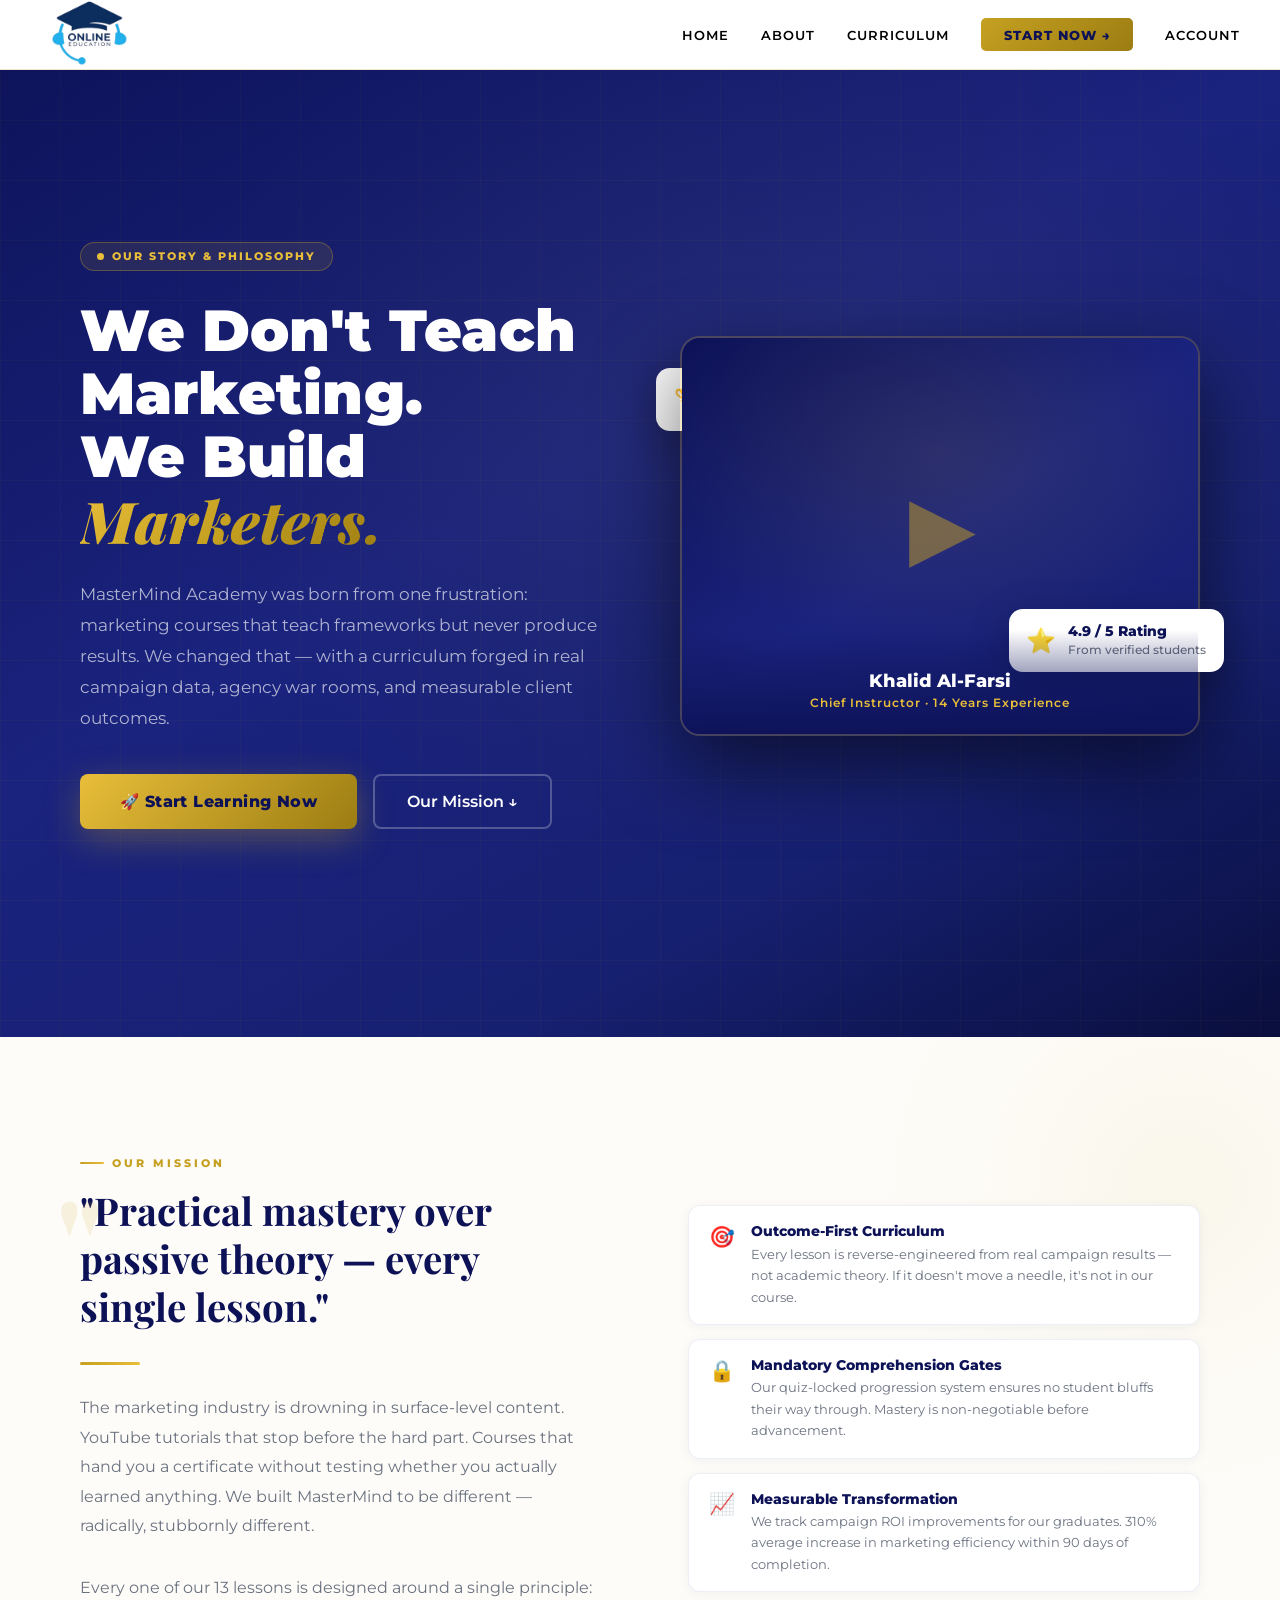
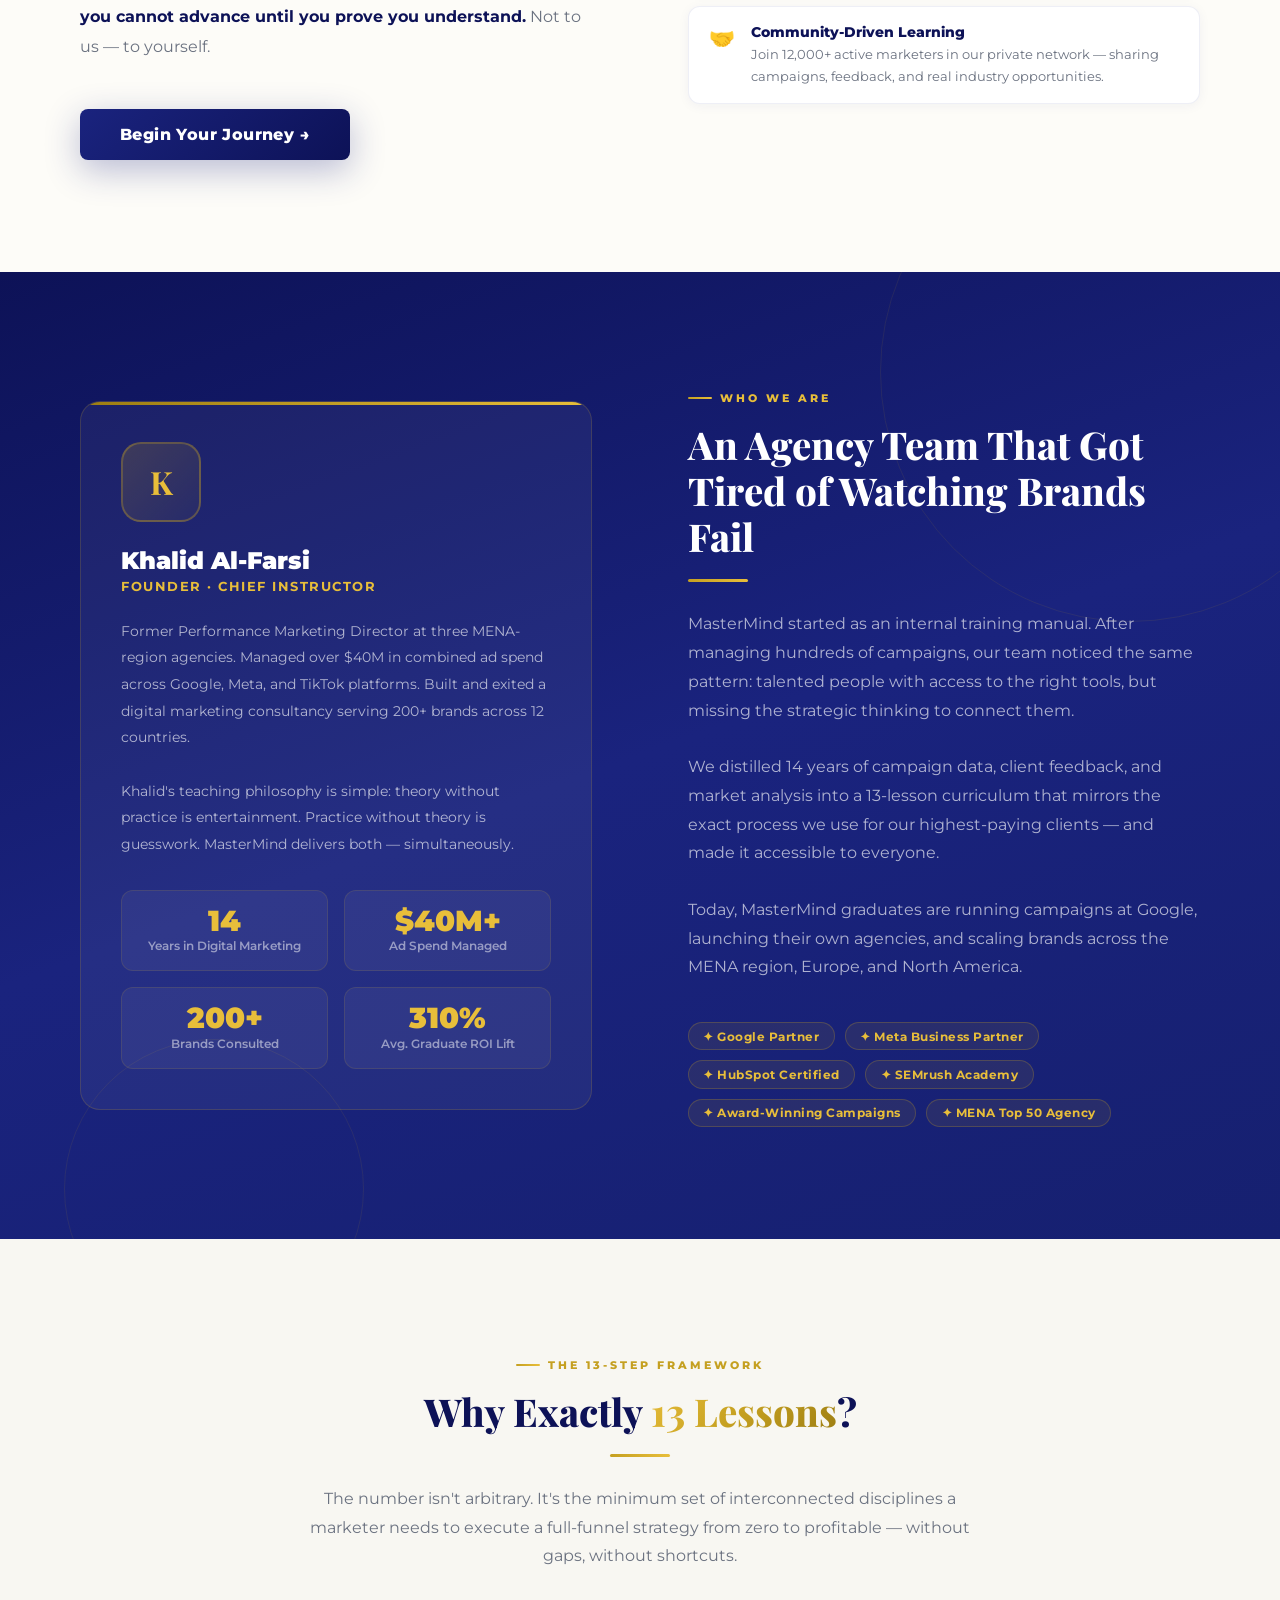
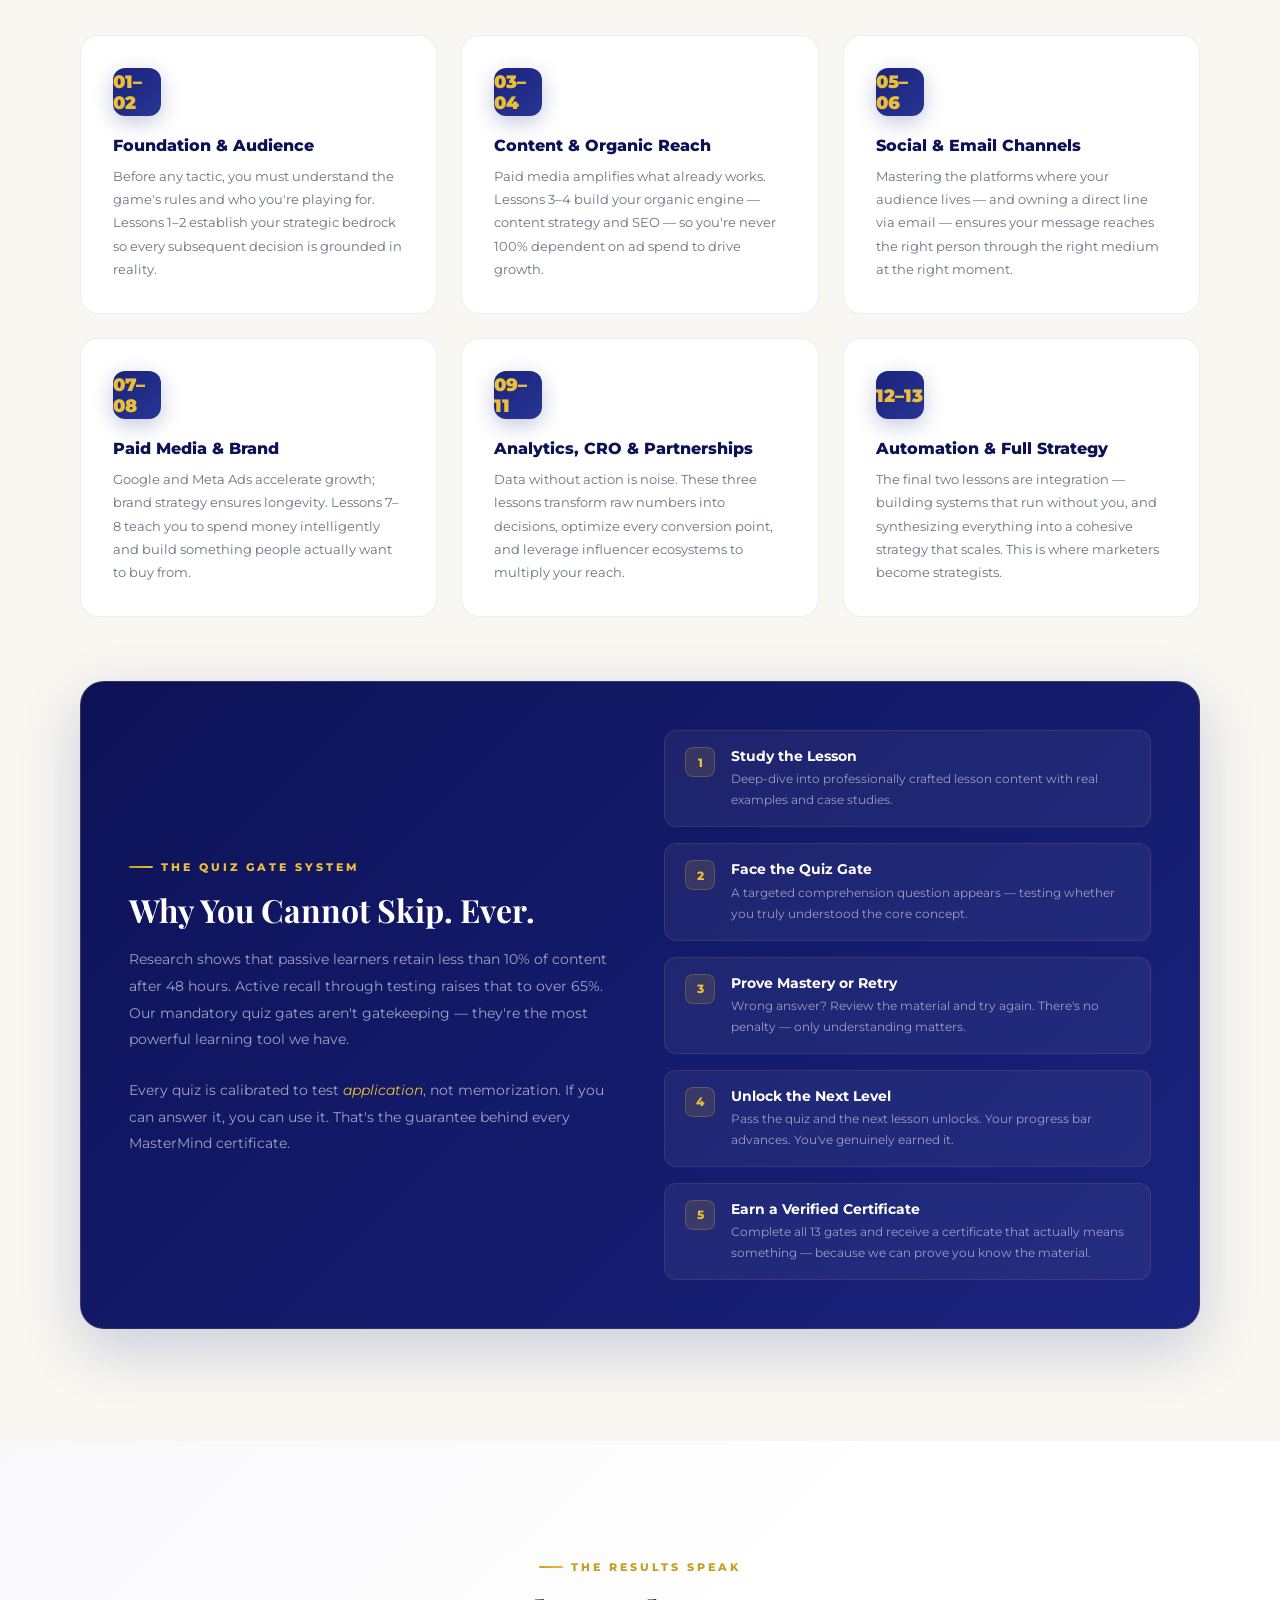
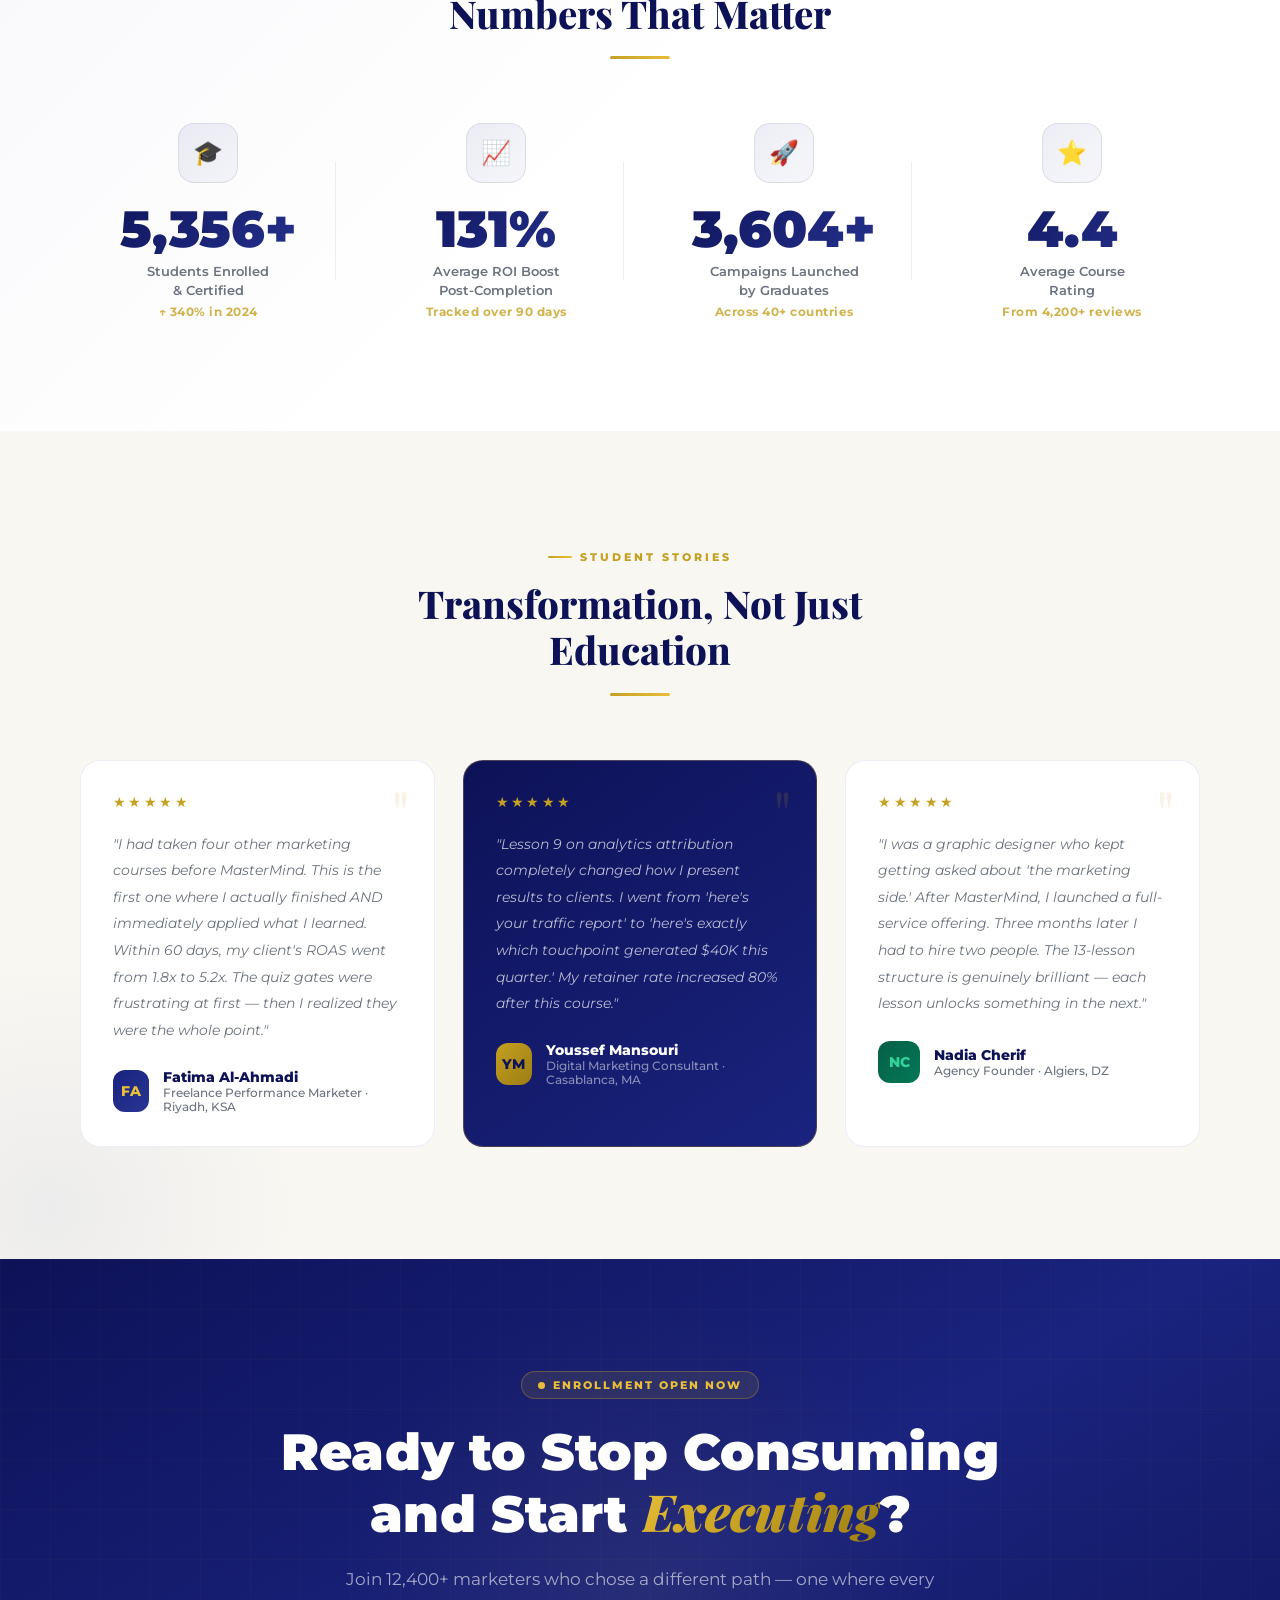
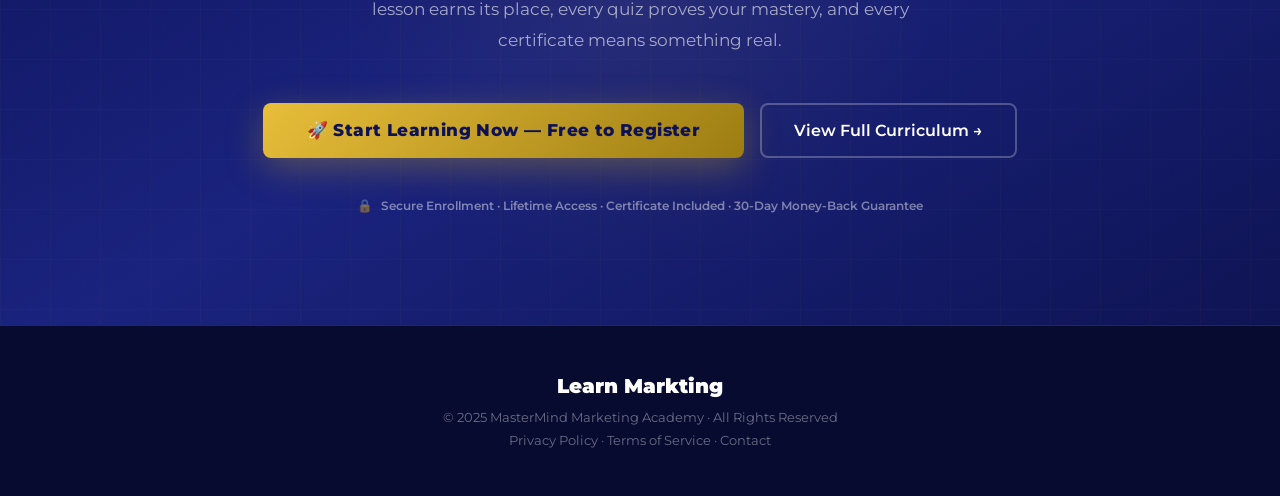
<file: About/index.html>
<!DOCTYPE html>
<html lang="en">
<head>
<meta charset="UTF-8"/>
<meta name="viewport" content="width=device-width, initial-scale=1.0"/>
<meta name="description" content="learn Marketing">
<title>learn Markting</title>
<link href="https://fonts.googleapis.com/css2?family=Montserrat:wght@300;400;500;600;700;800;900&family=Playfair+Display:ital,wght@0,700;1,400&display=swap" rel="stylesheet"/>
<link rel="stylesheet" href="/docs/style.css">
<link rel="stylesheet" href="style.css">
<link rel="shortcut icon" href="/img/logo-removebg-preview.png" type="image/x-icon">
<link rel='stylesheet' href='https://cdn-uicons.flaticon.com/2.1.0/uicons-regular-rounded/css/uicons-regular-rounded.css'>
</head>
<body>
<!-- ═══════════════════════════════ NAVBAR ═══════════════════════════════ -->
<nav id="navbar">
  <div class="nav-logo"><a href="#"><img src="/img/logo-removebg-preview.png" alt=""></a></div>
  <div class="nav-links" id="navLinks">
    <a href="/docs/index.html">Home</a>
    <a href="#">About</a>
    <a href="/Curriculum/Curriculum.html">Curriculum</a>
    <a href="/Register Page/login.html" class="nav-cta">Start Now →</a>
    <a href="/Register Page/login.html" class="icon">Account<i class="fi fi-rr-user"></i></a>
  </div>
  <div class="hamburger" id="hamburger" onclick="toggleMenu()">
    <span></span><span></span><span></span>
  </div>
</nav>
<!-- ═══════════════════════════════ HERO ═══════════════════════════════ -->
<section id="hero">
  <div class="hero-grid-lines"></div>
  <div class="hero-radial"></div>
  <div class="hero-inner">
    <div class="hero-text">
      <div class="hero-eyebrow reveal"><span class="pulse"></span>Our Story & Philosophy</div>
      <h1 class="hero-title reveal delay-100">
        We Don't Teach Marketing.<br>
        We Build <em class="serif gold-text">Marketers.</em>
      </h1>
      <p class="hero-desc reveal delay-200">
        MasterMind Academy was born from one frustration: marketing courses that teach frameworks but never produce results. We changed that — with a curriculum forged in real campaign data, agency war rooms, and measurable client outcomes.
      </p>
      <div class="hero-actions reveal delay-300">
        <a href="/Register Page/login.html" class="btn-primary">🚀 Start Learning Now</a>
        <a href="#mission" class="btn-secondary">Our Mission ↓</a>
      </div>
    </div>

<div class="hero-visual reveal from-right delay-200">
      <div class="float-badge float-badge-1">
        <span class="badge-icon">🏆</span>
        <div class="badge-info">
          <strong>12,400+ Graduates</strong>
          <span>And counting daily</span>
        </div>
      </div>
      <div class="hero-img-frame">
        <div class="hero-img-placeholder">
          <div class="instructor-avatar-bg"></div>
            <div class="instructor-initials">▶</div>
          <div class="instructor-label">
            <div class="instructor-name">Khalid Al-Farsi</div>
            <div class="instructor-title">Chief Instructor · 14 Years Experience</div>
          </div>
        </div>
      </div>
      <div class="float-badge float-badge-2">
        <span class="badge-icon">⭐</span>
        <div class="badge-info">
          <strong>4.9 / 5 Rating</strong>
          <span>From verified students</span>
        </div>
      </div>
    </div>
  </div>
</section>

<!-- ═══════════════════════════════ MISSION ═══════════════════════════════ -->
<section id="mission">
  <div class="mission-bg-shape"></div>
  <div class="section-wrap">
    <div class="mission-grid">
      <div class="reveal from-left">
        <div class="label-tag">Our Mission</div>
        <blockquote class="mission-quote">
          "Practical mastery over passive theory — every single lesson."
        </blockquote>
        <div class="section-divider" style="margin-top:2rem"></div>
        <p class="mission-desc">
          The marketing industry is drowning in surface-level content. YouTube tutorials that stop before the hard part. Courses that hand you a certificate without testing whether you actually learned anything. We built MasterMind to be different — radically, stubbornly different.
        </p>
        <p class="mission-desc">
          Every one of our 13 lessons is designed around a single principle: <strong style="color:var(--navy-dark)">you cannot advance until you prove you understand.</strong> Not to us — to yourself.
        </p>
        <a href="marketing-course-lms.html#register" class="btn-primary dark" style="margin-top:1rem">Begin Your Journey →</a>
      </div>

      <div class="reveal from-right delay-200">
        <div class="value-list">
          <div class="value-item">
            <span class="value-icon">🎯</span>
            <div class="value-text">
              <strong>Outcome-First Curriculum</strong>
              <span>Every lesson is reverse-engineered from real campaign results — not academic theory. If it doesn't move a needle, it's not in our course.</span>
            </div>
          </div>
          <div class="value-item">
            <span class="value-icon">🔒</span>
            <div class="value-text">
              <strong>Mandatory Comprehension Gates</strong>
              <span>Our quiz-locked progression system ensures no student bluffs their way through. Mastery is non-negotiable before advancement.</span>
            </div>
          </div>
          <div class="value-item">
            <span class="value-icon">📈</span>
            <div class="value-text">
              <strong>Measurable Transformation</strong>
              <span>We track campaign ROI improvements for our graduates. 310% average increase in marketing efficiency within 90 days of completion.</span>
            </div>
          </div>
          <div class="value-item">
            <span class="value-icon">🤝</span>
            <div class="value-text">
              <strong>Community-Driven Learning</strong>
              <span>Join 12,000+ active marketers in our private network — sharing campaigns, feedback, and real industry opportunities.</span>
            </div>
          </div>
        </div>
      </div>
    </div>
  </div>
</section>

<!-- ═══════════════════════════════ WHO WE ARE ═══════════════════════════════ -->
<section id="who">
  <div class="who-bg-circles">
    <div class="who-circle who-circle-1"></div>
    <div class="who-circle who-circle-2"></div>
  </div>
  <div class="section-wrap">
    <div class="who-grid">
      <div class="who-visual reveal from-left">
        <div class="who-card">
          <div class="who-avatar">K</div>
          <div class="who-name">Khalid Al-Farsi</div>
          <div class="who-role">Founder · Chief Instructor</div>
          <p class="who-bio">
            Former Performance Marketing Director at three MENA-region agencies. Managed over $40M in combined ad spend across Google, Meta, and TikTok platforms. Built and exited a digital marketing consultancy serving 200+ brands across 12 countries.
            <br><br>
            Khalid's teaching philosophy is simple: theory without practice is entertainment. Practice without theory is guesswork. MasterMind delivers both — simultaneously.
          </p>
          <div class="exp-grid">
            <div class="exp-item">
              <span class="exp-num">14</span>
              <span class="exp-label">Years in Digital Marketing</span>
            </div>
            <div class="exp-item">
              <span class="exp-num">$40M+</span>
              <span class="exp-label">Ad Spend Managed</span>
            </div>
            <div class="exp-item">
              <span class="exp-num">200+</span>
              <span class="exp-label">Brands Consulted</span>
            </div>
            <div class="exp-item">
              <span class="exp-num">310%</span>
              <span class="exp-label">Avg. Graduate ROI Lift</span>
            </div>
          </div>
        </div>
      </div>

      <div class="who-text reveal from-right delay-200">
        <div class="label-tag" style="color:var(--gold-light)">Who We Are</div>
        <h2 class="section-title serif" style="color:white;font-size:clamp(1.8rem,3vw,2.8rem);font-weight:800;line-height:1.2;margin-bottom:1rem">
          An Agency Team That Got Tired of Watching Brands Fail
        </h2>
        <div class="section-divider"></div>
        <p class="section-desc">
          MasterMind started as an internal training manual. After managing hundreds of campaigns, our team noticed the same pattern: talented people with access to the right tools, but missing the strategic thinking to connect them.
        </p>
        <p class="section-desc">
          We distilled 14 years of campaign data, client feedback, and market analysis into a 13-lesson curriculum that mirrors the exact process we use for our highest-paying clients — and made it accessible to everyone.
        </p>
        <p class="section-desc" style="margin-bottom:2.5rem">
          Today, MasterMind graduates are running campaigns at Google, launching their own agencies, and scaling brands across the MENA region, Europe, and North America.
        </p>
        <div class="agency-badges">
          <span class="agency-badge">✦ Google Partner</span>
          <span class="agency-badge">✦ Meta Business Partner</span>
          <span class="agency-badge">✦ HubSpot Certified</span>
          <span class="agency-badge">✦ SEMrush Academy</span>
          <span class="agency-badge">✦ Award-Winning Campaigns</span>
          <span class="agency-badge">✦ MENA Top 50 Agency</span>
        </div>
      </div>
    </div>
  </div>
</section>

<!-- ═══════════════════════════════ METHODOLOGY ═══════════════════════════════ -->
<section id="methodology">
  <div class="section-wrap">
    <div class="methodology-header reveal">
      <div class="label-tag" style="justify-content:center">The 13-Step Framework</div>
      <h2 class="section-title serif" style="font-size:clamp(1.8rem,3vw,2.8rem);font-weight:800;line-height:1.2;margin-bottom:1rem">
        Why Exactly <span class="gold-text">13 Lessons</span>?
      </h2>
      <div class="section-divider center"></div>
      <p style="color:var(--gray);font-size:.97rem;line-height:1.85">
        The number isn't arbitrary. It's the minimum set of interconnected disciplines a marketer needs to execute a full-funnel strategy from zero to profitable — without gaps, without shortcuts.
      </p>
    </div>

    <div class="method-grid">
      <!-- 6 of 13 explained -->
      <div class="method-card reveal delay-100">
        <div class="method-num">01–02</div>
        <div class="method-title">Foundation & Audience</div>
        <p class="method-desc">Before any tactic, you must understand the game's rules and who you're playing for. Lessons 1–2 establish your strategic bedrock so every subsequent decision is grounded in reality.</p>
      </div>
      <div class="method-card reveal delay-200">
        <div class="method-num">03–04</div>
        <div class="method-title">Content & Organic Reach</div>
        <p class="method-desc">Paid media amplifies what already works. Lessons 3–4 build your organic engine — content strategy and SEO — so you're never 100% dependent on ad spend to drive growth.</p>
      </div>
      <div class="method-card reveal delay-300">
        <div class="method-num">05–06</div>
        <div class="method-title">Social & Email Channels</div>
        <p class="method-desc">Mastering the platforms where your audience lives — and owning a direct line via email — ensures your message reaches the right person through the right medium at the right moment.</p>
      </div>
      <div class="method-card reveal delay-100">
        <div class="method-num">07–08</div>
        <div class="method-title">Paid Media & Brand</div>
        <p class="method-desc">Google and Meta Ads accelerate growth; brand strategy ensures longevity. Lessons 7–8 teach you to spend money intelligently and build something people actually want to buy from.</p>
      </div>
      <div class="method-card reveal delay-200">
        <div class="method-num">09–11</div>
        <div class="method-title">Analytics, CRO & Partnerships</div>
        <p class="method-desc">Data without action is noise. These three lessons transform raw numbers into decisions, optimize every conversion point, and leverage influencer ecosystems to multiply your reach.</p>
      </div>
      <div class="method-card reveal delay-300">
        <div class="method-num">12–13</div>
        <div class="method-title">Automation & Full Strategy</div>
        <p class="method-desc">The final two lessons are integration — building systems that run without you, and synthesizing everything into a cohesive strategy that scales. This is where marketers become strategists.</p>
      </div>
    </div>

    <!-- Quiz explain box -->
    <div class="quiz-explain reveal scale-in">
      <div>
        <div class="label-tag" style="color:var(--gold-light)">The Quiz Gate System</div>
        <h3 class="serif" style="color:white;font-size:clamp(1.4rem,2.5vw,2rem);font-weight:700;line-height:1.25;margin-bottom:1rem">
          Why You Cannot Skip. Ever.
        </h3>
        <p style="color:rgba(255,255,255,.6);font-size:.9rem;line-height:1.85;margin-bottom:1.5rem">
          Research shows that passive learners retain less than 10% of content after 48 hours. Active recall through testing raises that to over 65%. Our mandatory quiz gates aren't gatekeeping — they're the most powerful learning tool we have.
        </p>
        <p style="color:rgba(255,255,255,.6);font-size:.9rem;line-height:1.85">
          Every quiz is calibrated to test <em style="color:var(--gold-light)">application</em>, not memorization. If you can answer it, you can use it. That's the guarantee behind every MasterMind certificate.
        </p>
      </div>
      <div class="quiz-steps">
        <div class="quiz-step">
          <div class="step-num">1</div>
          <div class="step-text">
            <strong>Study the Lesson</strong>
            <span>Deep-dive into professionally crafted lesson content with real examples and case studies.</span>
          </div>
        </div>
        <div class="quiz-step">
          <div class="step-num">2</div>
          <div class="step-text">
            <strong>Face the Quiz Gate</strong>
            <span>A targeted comprehension question appears — testing whether you truly understood the core concept.</span>
          </div>
        </div>
        <div class="quiz-step">
          <div class="step-num">3</div>
          <div class="step-text">
            <strong>Prove Mastery or Retry</strong>
            <span>Wrong answer? Review the material and try again. There's no penalty — only understanding matters.</span>
          </div>
        </div>
        <div class="quiz-step">
          <div class="step-num">4</div>
          <div class="step-text">
            <strong>Unlock the Next Level</strong>
            <span>Pass the quiz and the next lesson unlocks. Your progress bar advances. You've genuinely earned it.</span>
          </div>
        </div>
        <div class="quiz-step">
          <div class="step-num">5</div>
          <div class="step-text">
            <strong>Earn a Verified Certificate</strong>
            <span>Complete all 13 gates and receive a certificate that actually means something — because we can prove you know the material.</span>
          </div>
        </div>
      </div>
    </div>
  </div>
</section>

<!-- ═══════════════════════════════ STATS ═══════════════════════════════ -->
<section id="stats">
  <div class="stats-bg"></div>
  <div class="section-wrap" style="position:relative;z-index:1">
    <div style="text-align:center;margin-bottom:4rem" class="reveal">
      <div class="label-tag" style="justify-content:center">The Results Speak</div>
      <h2 class="serif" style="font-size:clamp(1.8rem,3vw,2.8rem);font-weight:800;color:var(--navy-dark);line-height:1.2">
        Numbers That Matter
      </h2>
      <div class="section-divider center"></div>
    </div>
    <div class="stats-inner">
      <div class="stat-item reveal delay-100">
        <div class="stat-icon-wrap">🎓</div>
        <div class="stat-number">
          <span class="counter" data-target="12400">0</span><span class="stat-suffix">+</span>
        </div>
        <div class="stat-label">Students Enrolled<br>& Certified</div>
        <div class="stat-sub">↑ 340% in 2024</div>
      </div>
      <div class="stat-item reveal delay-200">
        <div class="stat-icon-wrap">📈</div>
        <div class="stat-number">
          <span class="counter" data-target="310">0</span><span class="stat-suffix">%</span>
        </div>
        <div class="stat-label">Average ROI Boost<br>Post-Completion</div>
        <div class="stat-sub">Tracked over 90 days</div>
      </div>
      <div class="stat-item reveal delay-300">
        <div class="stat-icon-wrap">🚀</div>
        <div class="stat-number">
          <span class="counter" data-target="8500">0</span><span class="stat-suffix">+</span>
        </div>
        <div class="stat-label">Campaigns Launched<br>by Graduates</div>
        <div class="stat-sub">Across 40+ countries</div>
      </div>
      <div class="stat-item reveal delay-400">
        <div class="stat-icon-wrap">⭐</div>
        <div class="stat-number">
          4.<span class="counter" data-target="9" data-decimal="true">0</span>
        </div>
        <div class="stat-label">Average Course<br>Rating</div>
        <div class="stat-sub">From 4,200+ reviews</div>
      </div>
    </div>
  </div>
</section>

<!-- ═══════════════════════════════ TESTIMONIALS ═══════════════════════════════ -->
<section id="testimonials">
  <div class="testimonials-bg"></div>
  <div class="section-wrap" style="position:relative;z-index:1">
    <div class="testimonials-header reveal">
      <div class="label-tag" style="justify-content:center">Student Stories</div>
      <h2 class="serif" style="font-size:clamp(1.8rem,3vw,2.8rem);font-weight:800;color:var(--navy-dark);line-height:1.2">
        Transformation, Not Just Education
      </h2>
      <div class="section-divider center"></div>
    </div>
    <div class="testimonials-grid">
      <div class="testimonial-card reveal from-left delay-100">
        <div class="quote-mark">"</div>
        <div class="stars">★★★★★</div>
        <p class="quote-text">"I had taken four other marketing courses before MasterMind. This is the first one where I actually finished AND immediately applied what I learned. Within 60 days, my client's ROAS went from 1.8x to 5.2x. The quiz gates were frustrating at first — then I realized they were the whole point."</p>
        <div class="reviewer">
          <div class="reviewer-avatar" style="background:linear-gradient(135deg,#1A237E,#283593);color:#E8BE3A">FA</div>
          <div>
            <div class="reviewer-name">Fatima Al-Ahmadi</div>
            <div class="reviewer-role">Freelance Performance Marketer · Riyadh, KSA</div>
          </div>
        </div>
      </div>

      <div class="testimonial-card featured reveal delay-200">
        <div class="quote-mark" style="color:rgba(197,160,33,.15)">"</div>
        <div class="stars">★★★★★</div>
        <p class="quote-text">"Lesson 9 on analytics attribution completely changed how I present results to clients. I went from 'here's your traffic report' to 'here's exactly which touchpoint generated $40K this quarter.' My retainer rate increased 80% after this course."</p>
        <div class="reviewer">
          <div class="reviewer-avatar" style="background:linear-gradient(135deg,#C5A021,#9C7D12);color:#0D1257">YM</div>
          <div>
            <div class="reviewer-name">Youssef Mansouri</div>
            <div class="reviewer-role">Digital Marketing Consultant · Casablanca, MA</div>
          </div>
        </div>
      </div>

      <div class="testimonial-card reveal from-right delay-300">
        <div class="quote-mark">"</div>
        <div class="stars">★★★★★</div>
        <p class="quote-text">"I was a graphic designer who kept getting asked about 'the marketing side.' After MasterMind, I launched a full-service offering. Three months later I had to hire two people. The 13-lesson structure is genuinely brilliant — each lesson unlocks something in the next."</p>
        <div class="reviewer">
          <div class="reviewer-avatar" style="background:linear-gradient(135deg,#065F46,#047857);color:#34D399">NC</div>
          <div>
            <div class="reviewer-name">Nadia Cherif</div>
            <div class="reviewer-role">Agency Founder · Algiers, DZ</div>
          </div>
        </div>
      </div>
    </div>
  </div>
</section>

<!-- ═══════════════════════════════ CTA ═══════════════════════════════ -->
<section id="cta">
  <div class="cta-grid-lines"></div>
  <div class="cta-glow"></div>
  <div class="section-wrap">
    <div class="cta-inner reveal scale-in">
      <div class="hero-eyebrow" style="display:inline-flex;margin-bottom:1.5rem">
        <span class="pulse"></span>Enrollment Open Now
      </div>
      <h2 class="cta-title">
        Ready to Stop Consuming<br>
        and Start <em class="serif gold-text">Executing</em>?
      </h2>
      <p class="cta-desc">
        Join 12,400+ marketers who chose a different path — one where every lesson earns its place, every quiz proves your mastery, and every certificate means something real.
      </p>
      <div class="cta-actions">
        <a href="/Register Page/login.html" class="btn-primary" style="font-size:1.05rem;padding:1.1rem 2.75rem">
          🚀 Start Learning Now — Free to Register
        </a>
        <a href="/Curriculum/Curriculum.html" class="btn-secondary">
          View Full Curriculum →
        </a>
      </div>
      <div class="cta-guarantee">
        <span>🔒</span>
        <span>Secure Enrollment · Lifetime Access · Certificate Included · 30-Day Money-Back Guarantee</span>
      </div>
    </div>
  </div>
</section>

<!--═══════════════════════════════ FOOTER ═══════════════════════════════ -->
<footer id="footer">
  <div class="footer-logo">Learn Markting</div>
  <p>© 2025 MasterMind Marketing Academy · All Rights Reserved</p>
  <p style="margin-top:.5rem">Privacy Policy · Terms of Service · Contact</p>
</footer>
<script src="script.js"></script>
</body>
</html>
</file>
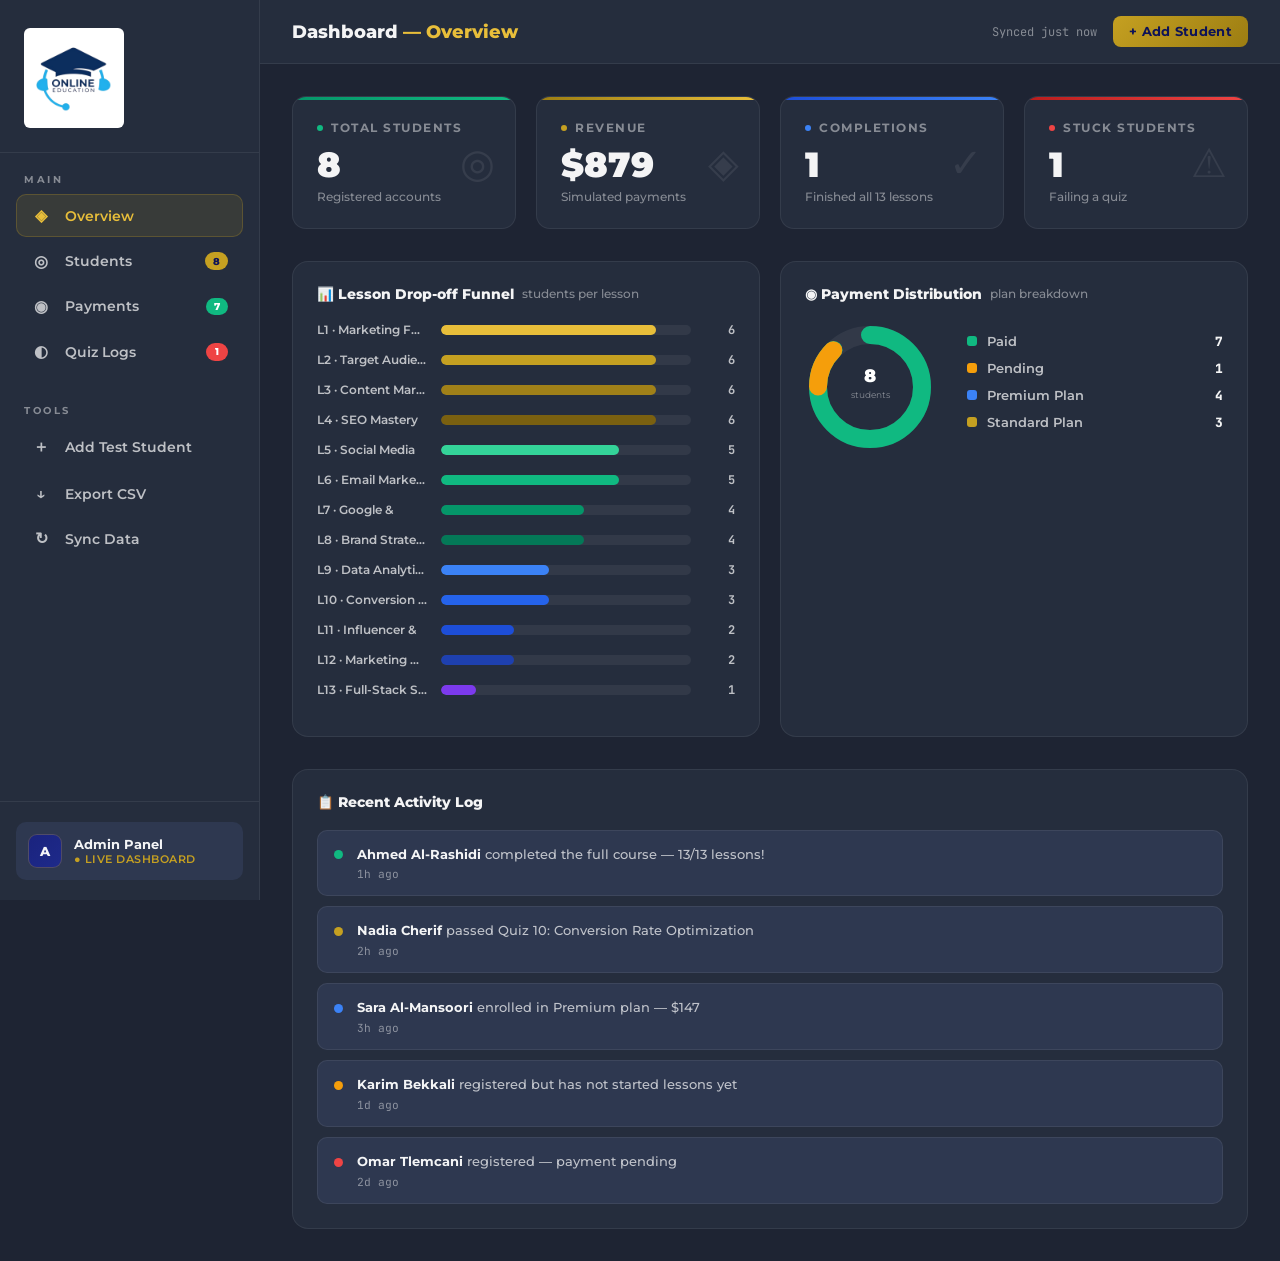
<file: admin/index.html>
<!DOCTYPE html>
<html lang="en">
<head>
<meta charset="UTF-8"/>
<meta name="viewport" content="width=device-width, initial-scale=1.0"/>
<title>Admin</title>
<link href="https://fonts.googleapis.com/css2?family=Montserrat:wght@300;400;500;600;700;800;900&family=JetBrains+Mono:wght@400;500;600&display=swap" rel="stylesheet"/>
<link rel="stylesheet" href="style.css">
</head>
<body>

<!-- ═══════════════ SIDEBAR ═══════════════ -->
<aside id="sidebar">
  <div class="sidebar-logo"> 
    <img src="/img/logo-removebg-preview.png" alt="">
  </div>

  <div class="sidebar-section">
    <div class="sidebar-section-label">Main</div>
    <div class="nav-item active" onclick="switchView('overview')">
      <span class="nav-icon">◈</span> Overview
    </div>
    <div class="nav-item" onclick="switchView('students')">
      <span class="nav-icon">◎</span> Students
      <span class="nav-badge" id="navStudentCount">0</span>
    </div>
    <div class="nav-item" onclick="switchView('payments')">
      <span class="nav-icon">◉</span> Payments
      <span class="nav-badge green" id="navPaidCount">0</span>
    </div>
    <div class="nav-item" onclick="switchView('quizzes')">
      <span class="nav-icon">◐</span> Quiz Logs
      <span class="nav-badge red" id="navStuckCount">0</span>
    </div>
  </div>

  <div class="sidebar-section">
    <div class="sidebar-section-label">Tools</div>
    <div class="nav-item" onclick="showAddUserModal()">
      <span class="nav-icon">＋</span> Add Test Student
    </div>
    <div class="nav-item" onclick="exportCSV()">
      <span class="nav-icon">↓</span> Export CSV
    </div>
    <div class="nav-item" onclick="refreshData()">
      <span class="nav-icon">↻</span> Sync Data
    </div>
  </div>

  <div class="sidebar-footer">
    <div class="admin-chip">
      <div class="admin-avatar">A</div>
      <div class="admin-info">
        <div class="admin-name">Admin Panel</div>
        <div class="admin-role">● LIVE DASHBOARD</div>
      </div>
    </div>
  </div>
</aside>

<!-- ═══════════════ MAIN ═══════════════ -->
<div id="main">

  <!-- TOPBAR -->
  <div id="topbar">
    <div style="display:flex;align-items:center;gap:1rem">
      <button class="hamburger-btn" onclick="toggleSidebar()">☰</button>
      <div class="topbar-title">Dashboard <span id="viewTitle">— Overview</span></div>
    </div>
    <div class="topbar-actions">
      <div style="font-size:.75rem;color:var(--text-dim);font-family:'JetBrains Mono',monospace" id="lastSync">Synced just now</div>
      <button class="topbar-btn primary" onclick="showAddUserModal()">+ Add Student</button>
    </div>
  </div>

  <!-- PAGE BODY -->
  <div id="page-body">

    <!-- ── OVERVIEW VIEW ── -->
    <div id="view-overview">

      <!-- Stat Cards -->
      <div class="stats-grid">
        <div class="stat-card green-accent animate-in">
          <div class="stat-label"><span class="dot" style="background:var(--green)"></span>Total Students</div>
          <div class="stat-value" id="statTotal">0</div>
          <div class="stat-sub">Registered accounts</div>
          <div class="stat-icon">◎</div>
        </div>
        <div class="stat-card animate-in delay-1">
          <div class="stat-label"><span class="dot" style="background:var(--gold)"></span>Revenue</div>
          <div class="stat-value" id="statRevenue">$0</div>
          <div class="stat-sub">Simulated payments</div>
          <div class="stat-icon">◈</div>
        </div>
        <div class="stat-card blue-accent animate-in delay-2">
          <div class="stat-label"><span class="dot" style="background:var(--blue-acc)"></span>Completions</div>
          <div class="stat-value" id="statComplete">0</div>
          <div class="stat-sub">Finished all 13 lessons</div>
          <div class="stat-icon">✓</div>
        </div>
        <div class="stat-card red-accent animate-in delay-3">
          <div class="stat-label"><span class="dot" style="background:var(--red)"></span>Stuck Students</div>
          <div class="stat-value" id="statStuck">0</div>
          <div class="stat-sub">Failing a quiz</div>
          <div class="stat-icon">⚠</div>
        </div>
      </div>

      <!-- Charts Row -->
      <div class="charts-row animate-in delay-4">
        <!-- Lesson Funnel -->
        <div class="chart-card">
          <div class="chart-title">📊 Lesson Drop-off Funnel <span>students per lesson</span></div>
          <div id="funnelChart"></div>
        </div>
        <!-- Donut -->
        <div class="chart-card">
          <div class="chart-title">◉ Payment Distribution <span>plan breakdown</span></div>
          <div class="donut-wrap">
            <svg class="donut-svg" width="130" height="130" viewBox="0 0 130 130" id="donutSvg">
              <circle cx="65" cy="65" r="52" fill="none" stroke="rgba(255,255,255,.06)" stroke-width="18"/>
              <circle cx="65" cy="65" r="52" fill="none" stroke="var(--green)" stroke-width="18"
                stroke-dasharray="0 326.7" stroke-linecap="round" transform="rotate(-90 65 65)" id="donutPaid"/>
              <circle cx="65" cy="65" r="52" fill="none" stroke="var(--amber)" stroke-width="18"
                stroke-dasharray="0 326.7" stroke-linecap="round" transform="rotate(-90 65 65)" id="donutPending"/>
              <text x="65" y="60" text-anchor="middle" font-size="18" font-weight="900" fill="white" font-family="Montserrat,sans-serif" id="donutCenter">0</text>
              <text x="65" y="76" text-anchor="middle" font-size="9" fill="rgba(255,255,255,.45)" font-family="Montserrat,sans-serif">students</text>
            </svg>
            <div class="donut-legend" id="donutLegend"></div>
          </div>
        </div>
      </div>

      <!-- Activity Log -->
      <div class="chart-card animate-in">
        <div class="chart-title">📋 Recent Activity Log</div>
        <div class="log-list" id="activityLog">
          <div class="empty-state"><div class="empty-icon">📭</div><p>No activity yet</p></div>
        </div>
      </div>
    </div>

    <!-- ── STUDENTS VIEW ── -->
    <div id="view-students" style="display:none">
      <div class="section-hdr">
        <div class="section-hdr-left">
          <div class="section-hdr-title">All Students</div>
          <div class="section-hdr-count" id="studentTableCount">0 students</div>
        </div>
        <div class="controls-bar">
          <div class="search-wrap">
            <span class="search-icon">🔍</span>
            <input type="text" class="search-input" id="searchInput" placeholder="Search name or email…" oninput="filterStudents()"/>
          </div>
          <select class="filter-select" id="filterPayment" onchange="filterStudents()">
            <option value="">All Payments</option>
            <option value="paid">Paid</option>
            <option value="pending">Pending</option>
          </select>
          <select class="filter-select" id="filterProgress" onchange="filterStudents()">
            <option value="">All Progress</option>
            <option value="complete">Completed</option>
            <option value="active">In Progress</option>
            <option value="stuck">Stuck</option>
            <option value="new">Not Started</option>
          </select>
        </div>
      </div>

      <div class="table-card">
        <div class="table-scroll">
          <table>
            <thead>
              <tr>
                <th>Student</th>
                <th>Contact</th>
                <th>Age</th>
                <th>Payment</th>
                <th>Progress</th>
                <th>Quiz Status</th>
                <th>Actions</th>
              </tr>
            </thead>
            <tbody id="studentTable">
              <tr><td colspan="7"><div class="empty-state"><div class="empty-icon">🎓</div><p>No students registered yet.<br>Data syncs from the main course site.</p></div></td></tr>
            </tbody>
          </table>
        </div>
      </div>
    </div>

    <!-- ── PAYMENTS VIEW ── -->
    <div id="view-payments" style="display:none">
      <div class="section-hdr">
        <div class="section-hdr-left">
          <div class="section-hdr-title">Payment Records</div>
        </div>
        <div class="controls-bar">
          <div class="search-wrap">
            <span class="search-icon">🔍</span>
            <input type="text" class="search-input" id="searchPayment" placeholder="Search by name…" oninput="filterPayments()"/>
          </div>
        </div>
      </div>
      <div class="table-card">
        <div class="table-scroll">
          <table>
            <thead>
              <tr>
                <th>Student</th>
                <th>Email</th>
                <th>Plan</th>
                <th>Amount</th>
                <th>Status</th>
                <th>Enrolled</th>
                <th>Action</th>
              </tr>
            </thead>
            <tbody id="paymentTable"></tbody>
          </table>
        </div>
      </div>
    </div>

    <!-- ── QUIZ LOGS VIEW ── -->
    <div id="view-quizzes" style="display:none">
      <div class="section-hdr">
        <div class="section-hdr-left">
          <div class="section-hdr-title">Quiz Performance Log</div>
        </div>
      </div>

      <!-- Lesson-by-lesson breakdown -->
      <div class="chart-card" style="margin-bottom:1.25rem">
        <div class="chart-title">🧠 Quiz Pass Rate by Lesson</div>
        <div id="quizBreakdown"></div>
      </div>

      <div class="table-card">
        <div class="table-scroll">
          <table>
            <thead>
              <tr>
                <th>Student</th>
                <th>Lessons Completed</th>
                <th>Quiz Map</th>
                <th>Current Status</th>
                <th>Last Lesson</th>
                <th>Action</th>
              </tr>
            </thead>
            <tbody id="quizTable"></tbody>
          </table>
        </div>
      </div>
    </div>

  </div><!-- /page-body -->
</div><!-- /main -->

<!-- ══ MODAL: Unlock Lessons ══ -->
<div class="modal-overlay" id="unlockModal">
  <div class="modal-box">
    <div class="modal-title">🔓 Unlock Lessons</div>
    <div class="modal-sub" id="unlockModalSub">Manually unlock lessons for this student.</div>
    <div class="modal-field">
      <label>Unlock Up To Lesson</label>
      <select id="unlockSelect"></select>
    </div>
    <div class="modal-btns">
      <button class="modal-cancel" onclick="closeModal('unlockModal')">Cancel</button>
      <button class="modal-confirm" onclick="confirmUnlock()">🔓 Unlock</button>
    </div>
  </div>
</div>

<!-- ══ MODAL: Reset Progress ══ -->
<div class="modal-overlay" id="resetModal">
  <div class="modal-box">
    <div class="modal-title" style="color:var(--red)">⚠️ Reset Progress</div>
    <div class="modal-sub" id="resetModalSub">This will erase all quiz completions and restart the course from Lesson 1. This action cannot be undone.</div>
    <div class="modal-btns">
      <button class="modal-cancel" onclick="closeModal('resetModal')">Cancel</button>
      <button class="modal-confirm danger" onclick="confirmReset()">🗑️ Reset Progress</button>
    </div>
  </div>
</div>

<!-- ══ MODAL: Add Test Student ══ -->
<div class="modal-overlay" id="addUserModal">
  <div class="modal-box">
    <div class="modal-title">＋ Add Test Student</div>
    <div class="modal-sub">Inject a simulated student into LocalStorage to preview dashboard behaviour.</div>
    <div class="modal-field">
      <label>Full Name</label>
      <input type="text" id="addName" placeholder="e.g. Sara Al-Mansoori"/>
    </div>
    <div class="modal-field">
      <label>Email</label>
      <input type="email" id="addEmail" placeholder="sara@example.com"/>
    </div>
    <div class="modal-field">
      <label>Phone</label>
      <input type="text" id="addPhone" placeholder="+213 5XX XXX XXX"/>
    </div>
    <div style="display:grid;grid-template-columns:1fr 1fr;gap:1rem">
      <div class="modal-field">
        <label>Age</label>
        <input type="number" id="addAge" placeholder="28" min="16" max="80"/>
      </div>
      <div class="modal-field">
        <label>Plan</label>
        <select id="addPlan">
          <option value="premium">Premium ($147)</option>
          <option value="standard">Standard ($97)</option>
          <option value="pending">Pending (unpaid)</option>
        </select>
      </div>
    </div>
    <div class="modal-field">
      <label>Lessons Completed (0–13)</label>
      <input type="range" id="addLessons" min="0" max="13" value="5" oninput="document.getElementById('addLessonsVal').textContent=this.value" style="width:100%;margin-bottom:.4rem"/>
      <div style="font-size:.8rem;color:var(--gold-light);font-weight:700"><span id="addLessonsVal">5</span> / 13 lessons</div>
    </div>
    <div class="modal-btns">
      <button class="modal-cancel" onclick="closeModal('addUserModal')">Cancel</button>
      <button class="modal-confirm" onclick="confirmAddUser()">Add Student</button>
    </div>
  </div>
</div>

<!-- TOAST -->
<div class="toast" id="toast">
  <span id="toastIcon">ℹ️</span>
  <span id="toastMsg"></span>
</div>

<script src="script.js"></script>
</body>
</html>
</file>
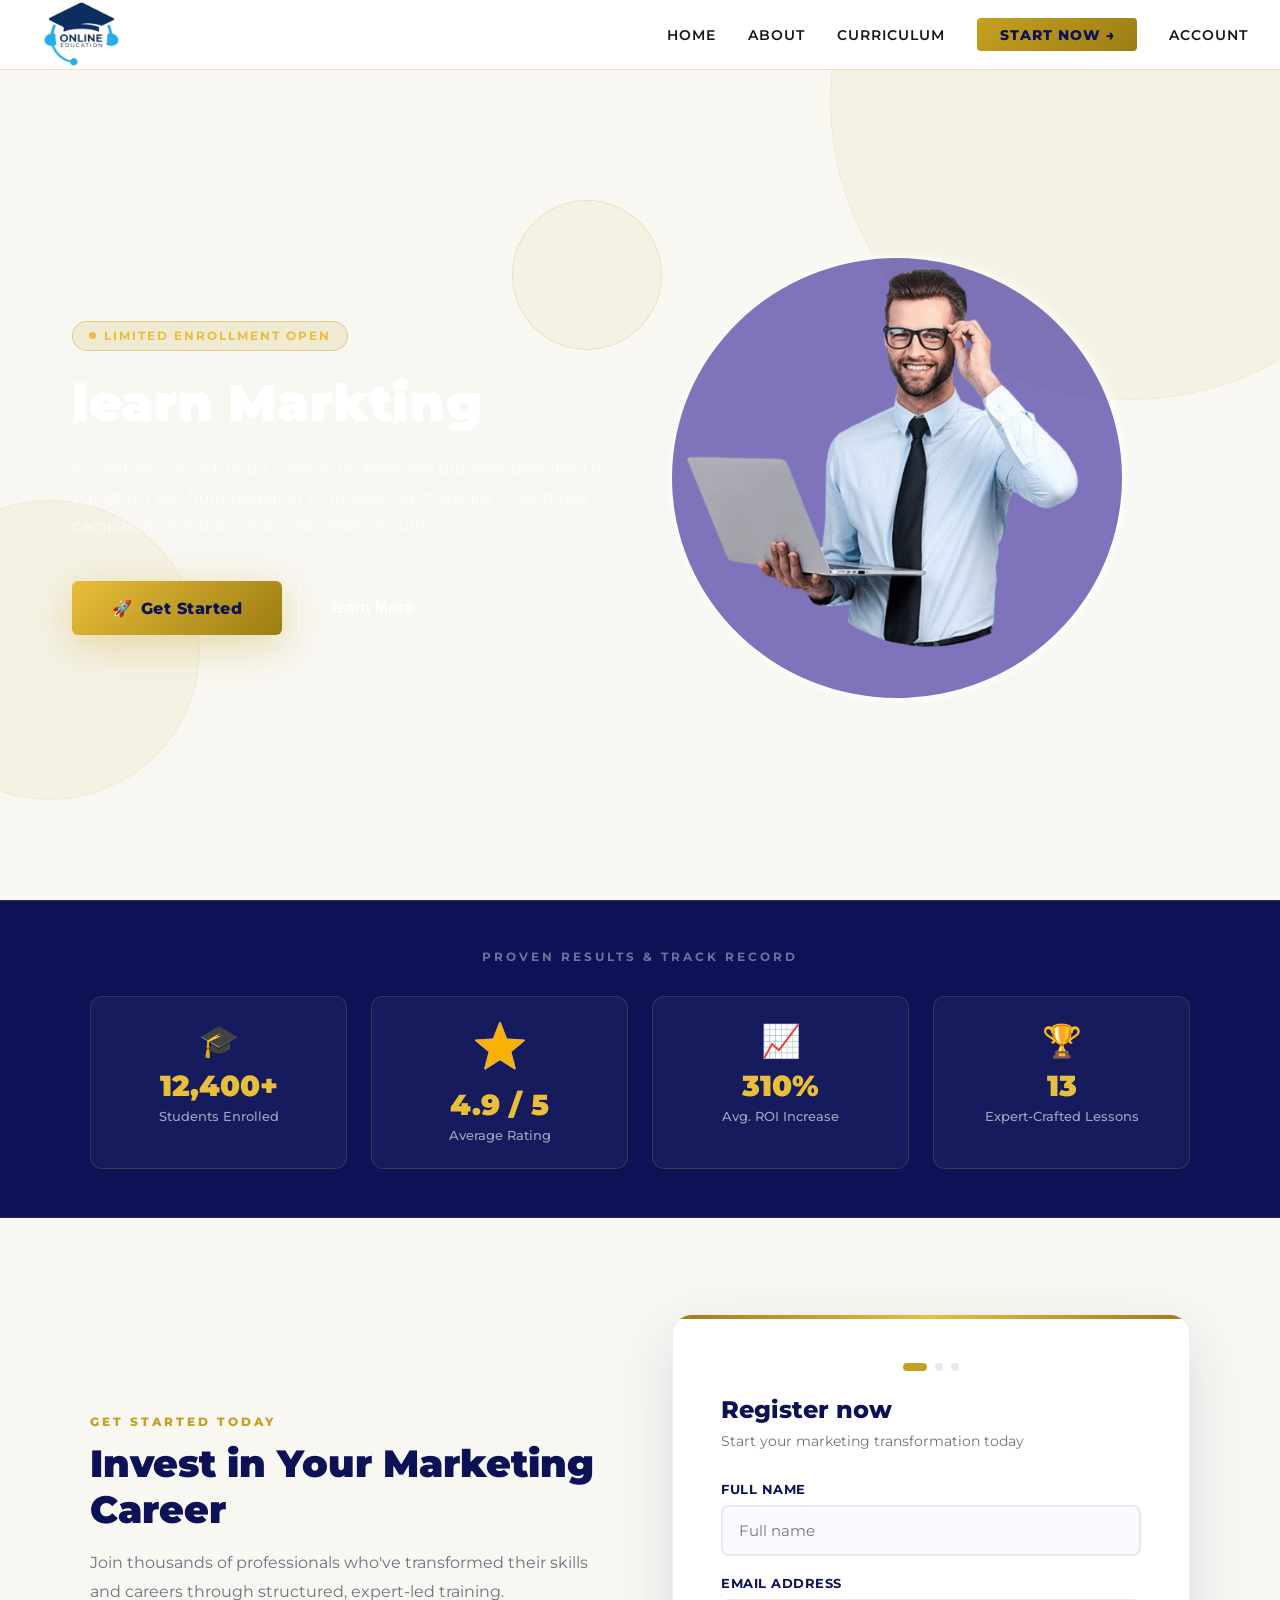
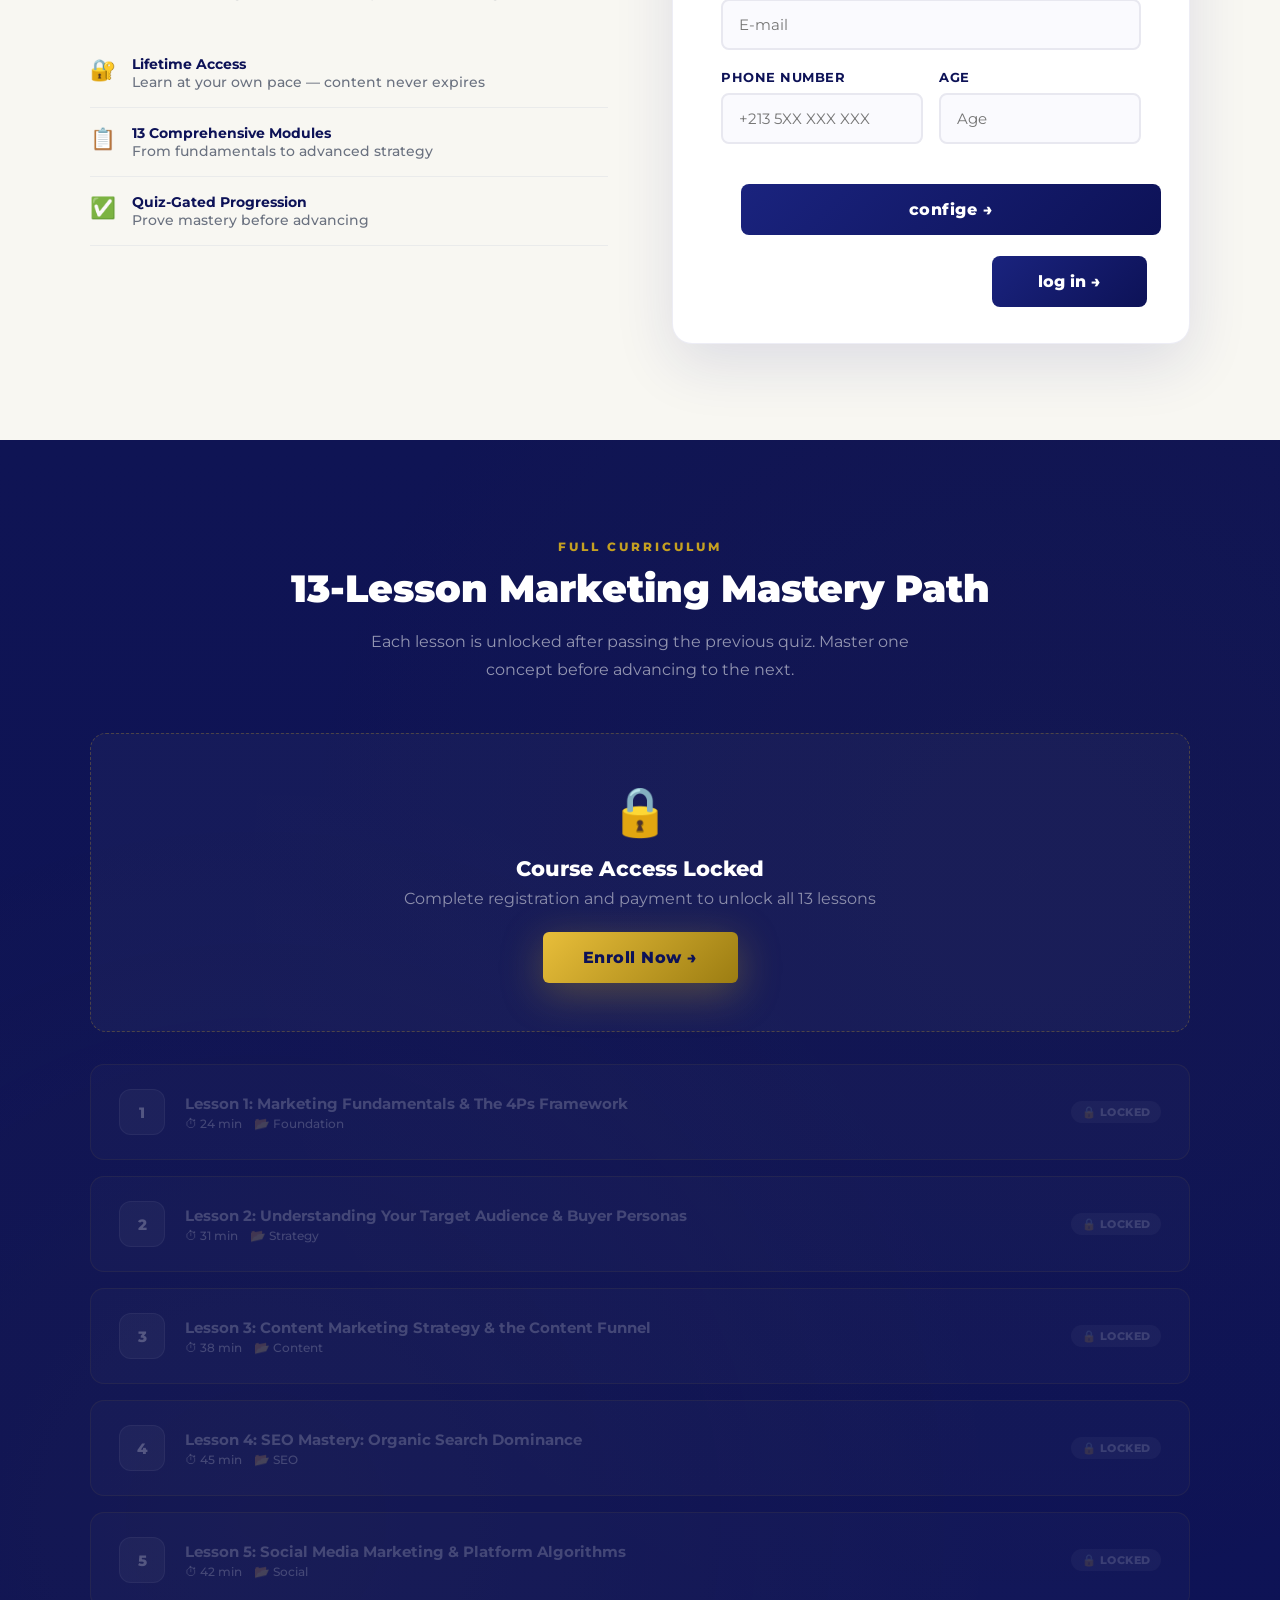
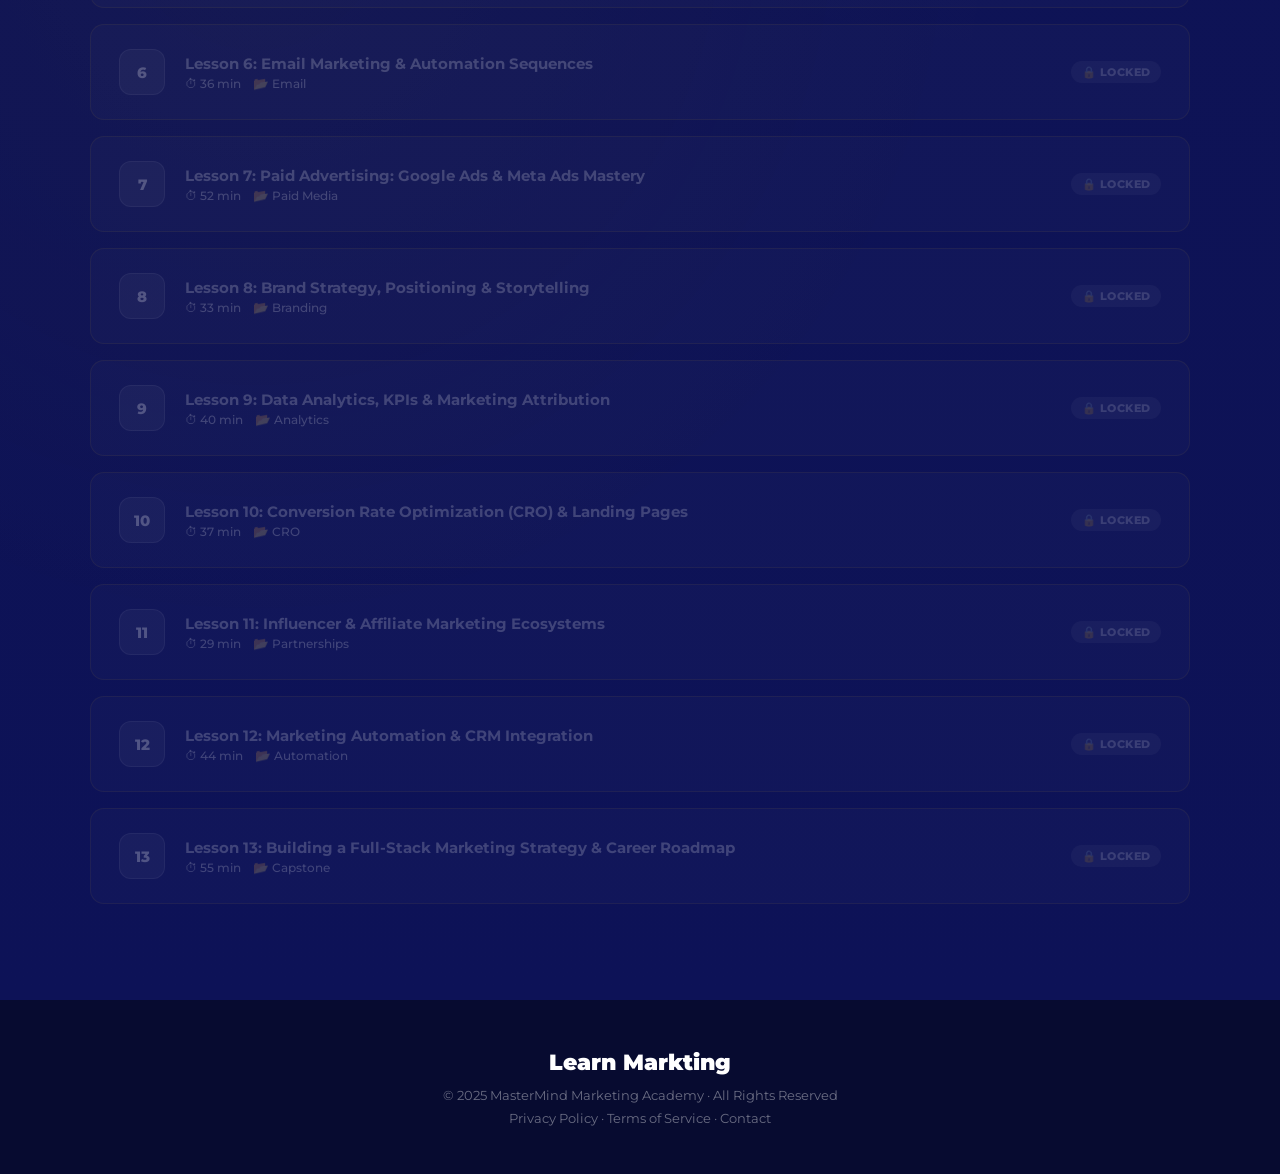
<file: docs/index.html>
<!DOCTYPE html>
<html lang="en">
<head>
<meta charset="UTF-8"/>
<meta name="viewport" content="width=device-width, initial-scale=1.0"/>
<meta name="description" content="learn Marketing">
<title>learn Markting</title>
<link href="https://fonts.googleapis.com/css2?family=Montserrat:wght@300;400;500;600;700;800;900&family=Playfair+Display:ital,wght@0,700;1,400&display=swap" rel="stylesheet"/>
<link rel="stylesheet" href="style.css">
<link rel="shortcut icon" href="/img/logo-removebg-preview.png" type="image/x-icon">
<link rel='stylesheet' href='https://cdn-uicons.flaticon.com/2.1.0/uicons-regular-rounded/css/uicons-regular-rounded.css'>
</head>
<body>
<!-- ═══════════════════════════════ NAVBAR ═══════════════════════════════ -->
<nav id="navbar">
  <div class="nav-logo"><a href="#"><img src="/img/logo-removebg-preview.png" alt=""></a></div>
  <div class="nav-links" id="navLinks">
    <a href="#hero">Home</a>
    <a href="/About/index.html">About</a>
    <a href="/Curriculum/Curriculum.html">Curriculum</a>
    <a href="/Register Page/login.html" class="nav-cta">Start Now →</a>
    <a href="/Register Page/login.html" class="icon">Account<i class="fi fi-rr-user"></i></a>
  </div>
  <div class="hamburger" id="hamburger" onclick="toggleMenu()">
    <span></span><span></span><span></span>
  </div>
</nav>
 
<!-- ═══════════════════════════════ HERO ═══════════════════════════════ -->
<section id="hero">
  <div class="hero-bg-shapes">
    <div class="shape shape-1"></div>
    <div class="shape shape-2"></div>
    <div class="shape shape-3"></div>
  </div>
  <div class="hero-grid">
    <div class="hero-text">
      <div class="hero-badge"><span class="dot"></span>Limited Enrollment Open</div>
      <h1 class="hero-title">
        learn Markting
      </h1>
      <p class="hero-subtitle">
        A complete, structured 13-lesson professional program designed to transform you from beginner to marketing strategist — with real campaigns, live data, and measurable results.
      </p>
      <div class="hero-actions">
        <a href="#register" class="btn-primary">
          <span>🚀</span> Get Started
        </a>
        <button class="btn-secondary" onclick="scrollToCourse()">
         learn More
        </button>
      </div>
    </div>

    <div class="hero-right">
         <div class="video-wrapper">
        <div class="video-placeholder">
          <div class="video-bg-pattern"></div>
          <div class="video-label"></div>
          <div class="play-ring">
            <img src="/img/download-removebg-preview.png" alt="">
          </div>
        </div>
      </div>
    </div>
        <!---->
  </div>
</section>
 
<!-- ═══════════════════════════════ TRUST ═══════════════════════════════ -->
<section id="trust">
  <div class="trust-inner">
    <div class="trust-label">Proven Results & Track Record</div>
    <div class="trust-grid">
      <div class="trust-card">
        <span class="trust-icon">🎓</span>
        <span class="trust-num">12,400+</span>
        <span class="trust-text">Students Enrolled</span>
      </div>
      <div class="trust-card">
        <span class="trust-icon"><img src="/img/sart.png" alt=""></span>
        <span class="trust-num">4.9 / 5</span>
        <span class="trust-text">Average Rating</span>
      </div>
      <div class="trust-card">
        <span class="trust-icon">📈</span>
        <span class="trust-num">310%</span>
        <span class="trust-text">Avg. ROI Increase</span>
      </div>
      <div class="trust-card">
        <span class="trust-icon">🏆</span>
        <span class="trust-num">13</span>
        <span class="trust-text">Expert-Crafted Lessons</span>
      </div>
    </div>
  </div>
</section>
 
<!-- ═══════════════════════════════ REGISTER ═══════════════════════════════ -->
<section id="register">
  <div class="register-inner">
    <div>
      <span class="section-label">Get Started Today</span>
      <h2 class="section-title">Invest in Your Marketing Career</h2>
      <p class="section-sub" style="margin-bottom:2rem">Join thousands of professionals who've transformed their skills and careers through structured, expert-led training.</p>
      <ul class="register-perks">
        <li><span class="perk-icon">🔐</span><div><strong>Lifetime Access</strong><br><span style="color:var(--gray);font-size:.85rem">Learn at your own pace — content never expires</span></div></li>
        <li><span class="perk-icon">📋</span><div><strong>13 Comprehensive Modules</strong><br><span style="color:var(--gray);font-size:.85rem">From fundamentals to advanced strategy</span></div></li>
        <li><span class="perk-icon">✅</span><div><strong>Quiz-Gated Progression</strong><br><span style="color:var(--gray);font-size:.85rem">Prove mastery before advancing</span></div></li>
      </ul>
    </div>
 
    <div class="register-form-card">
      <!-- STEP 1: Registration -->
      <div id="reg-step">
        <div class="step-dots"><div class="step-dot active"></div><div class="step-dot"></div><div class="step-dot"></div></div>
        <div class="form-title">Register now</div>
        <div class="form-sub">Start your marketing transformation today</div>
        <div class="form-group">
          <label>Full Name</label>
          <input type="text" id="reg-name" placeholder="Full name" autocomplete="name" required/>
        </div>
        <div class="form-group">
          <label>Email Address</label>
          <input type="email" id="reg-email" placeholder="E-mail" autocomplete="email" required/>
        </div>
        <div class="form-row">
          <div class="form-group">
            <label>Phone Number</label>
            <input type="tel" id="reg-phone" placeholder="+213 5XX XXX XXX" required/>
          </div>
          <div class="form-group">
            <label>Age</label>
            <input type="number" id="reg-age" placeholder="Age" min="16" max="80" required/>
          </div>
        </div>
        <a href=""><button class="btn-full" onclick="goToPayment()">confige →</button></a>
        <a href="/Register Page/login.html"><button class="btn-full-2">log in →</button></a>
      </div>
 
      <!-- STEP 2: Payment -->
      <div id="payment-step">
        <div class="step-dots"><div class="step-dot done"></div><div class="step-dot active"></div><div class="step-dot"></div></div>
        <div class="form-title">Choose Your Plan</div>
        <div class="form-sub">One-time investment. Lifetime of knowledge.</div>
        <div class="payment-plans">
          <div class="plan-card" id="plan-standard" onclick="selectPlan('standard')">
            <div class="plan-price">$97<span>/once</span></div>
            <div class="plan-name">Standard</div>
          </div>
          <div class="plan-card popular" id="plan-premium" onclick="selectPlan('premium')">
            <div class="plan-price">$147<span>/once</span></div>
            <div class="plan-name">Premium + Coaching</div>
          </div>
        </div>
        <div class="form-group">
          <label>Card Number (Demo)</label>
          <input type="text" id="card-num" placeholder="4242 4242 4242 4242" maxlength="19"/>
        </div>
        <div class="form-row">
          <div class="form-group">
            <label>Expiry</label>
            <input type="text" id="card-exp" placeholder="MM / YY" maxlength="7"/>
          </div>
          <div class="form-group">
            <label>CVV</label>
            <input type="text" id="card-cvv" placeholder="•••" maxlength="3"/>
          </div>
        </div>
        <button class="btn-full gold" onclick="processPayment()">🔒 Simulate Secure Payment</button>
        <div style="text-align:center;margin-top:.75rem;color:var(--gray);font-size:.75rem">🔐 256-bit SSL Encrypted · Demo Mode — No Real Charge</div>
      </div>
 
      <!-- STEP 3: Success -->
      <div id="success-step" style="display:none; text-align:center; padding: 1rem 0;">
        <div class="step-dots"><div class="step-dot done"></div><div class="step-dot done"></div><div class="step-dot active"></div></div>
        <div style="font-size:3.5rem; margin-bottom:1rem;">🎉</div>
        <div class="form-title">You're In!</div>
        <p style="color:var(--gray);margin:1rem 0 2rem;line-height:1.8;">Welcome aboard, <strong id="welcome-name"></strong>! Your account has been created and you now have full access to the course.</p>
        <button class="btn-full" onclick="startCourse()">🚀 Begin Your First Lesson</button>
      </div>
    </div>
  </div>
</section>
 
<!-- ═══════════════════════════════ COURSE LMS ═══════════════════════════════ -->
<section id="course">
  <div class="course-inner">
    <div class="course-header">
      <span class="section-label">Full Curriculum</span>
      <h2 class="section-title light">13-Lesson Marketing Mastery Path</h2>
      <p class="section-sub" style="color:rgba(255,255,255,0.55); margin:0 auto; text-align:center">Each lesson is unlocked after passing the previous quiz. Master one concept before advancing to the next.</p>
    </div>
 
    <!-- Progress -->
    <div class="progress-section" id="progressSection" style="display:none">
      <div class="progress-header">
        <span class="progress-label">Your Progress</span>
        <span class="progress-pct" id="progressPct">0%</span>
      </div>
      <div class="progress-bar-bg">
        <div class="progress-bar-fill" id="progressFill" style="width:0%"></div>
      </div>
      <div class="progress-steps" id="progressDots"></div>
    </div>
 
    <!-- Locked Banner (pre-purchase) -->
    <div id="lockBanner" style="text-align:center;padding:3rem 2rem;background:rgba(255,255,255,0.03);border:1px dashed rgba(197,160,33,0.3);border-radius:16px;margin-bottom:2rem">
      <div style="font-size:3rem;margin-bottom:1rem">🔒</div>
      <div style="color:white;font-weight:800;font-size:1.3rem;margin-bottom:.5rem">Course Access Locked</div>
      <p style="color:rgba(255,255,255,0.5);margin-bottom:1.5rem">Complete registration and payment to unlock all 13 lessons</p>
      <a href="#register" class="btn-primary" style="display:inline-flex">Enroll Now →</a>
    </div>
 
    <!-- Lessons List -->
    <div class="lessons-grid" id="lessonsGrid"></div>
  </div>
</section>
 
<!-- ═══════════════════════════════ LESSON VIEWER ═══════════════════════════════ -->
<div id="lesson-viewer">
  <div class="viewer-inner">
    <button class="viewer-back" onclick="closeLesson()">← Back to Curriculum</button>
    <div class="viewer-badge" id="viewerBadge">Lesson 1</div>
    <h1 class="viewer-title" id="viewerTitle"></h1>
    <div class="viewer-content" id="viewerContent"></div>
 
    <!-- Quiz -->
    <div class="quiz-section" id="quizSection">
      <div class="quiz-label">🧠 Comprehension Check</div>
      <div class="quiz-question" id="quizQuestion"></div>
      <div class="quiz-options" id="quizOptions"></div>
      <div class="quiz-feedback" id="quizFeedback"></div>
      <div class="quiz-buttons">
        <button class="quiz-submit" id="quizSubmit" onclick="submitQuiz()">Submit Answer</button>
        <button class="quiz-next" id="quizNext" onclick="nextLesson()">Next Lesson →</button>
      </div>
    </div>
  </div>
</div>
 
<!-- ═══════════════════════════════ COMPLETION MODAL ═══════════════════════════════ -->
<div class="completion-modal" id="completionModal">
  <div class="completion-card">
    <span class="trophy">🏆</span>
    <div class="stars">★★★★★</div>
    <div class="completion-title">Course Complete!</div>
    <p class="completion-sub">Outstanding achievement! You've mastered all 13 modules of the <strong>MasterMind Marketing Program</strong>. Your certificate is ready to download.</p>
    <button class="btn-full" style="margin-bottom:1rem" onclick="showToast('🎓 Certificate downloaded! Share it on LinkedIn.','🎓')">📜 Download Certificate</button>
    <button onclick="document.getElementById('completionModal').classList.remove('active')" style="background:none;border:none;color:rgba(255,255,255,0.4);cursor:pointer;font-size:.875rem">Close</button>
  </div>
</div>
 
<!-- ═══════════════════════════════ TOAST ═══════════════════════════════ -->
<div class="toast" id="toast">
  <span class="toast-icon" id="toastIcon">ℹ️</span>
  <span id="toastMsg"></span>
</div>
 
<!-- ═══════════════════════════════ FOOTER ═══════════════════════════════ -->
<footer id="footer">
  <div class="footer-logo">Learn Markting</div>
  <p>© 2025 MasterMind Marketing Academy · All Rights Reserved</p>
  <p style="margin-top:.5rem">Privacy Policy · Terms of Service · Contact</p>
</footer>
<script src="script.js"></script>
</body>
</html>
</file>
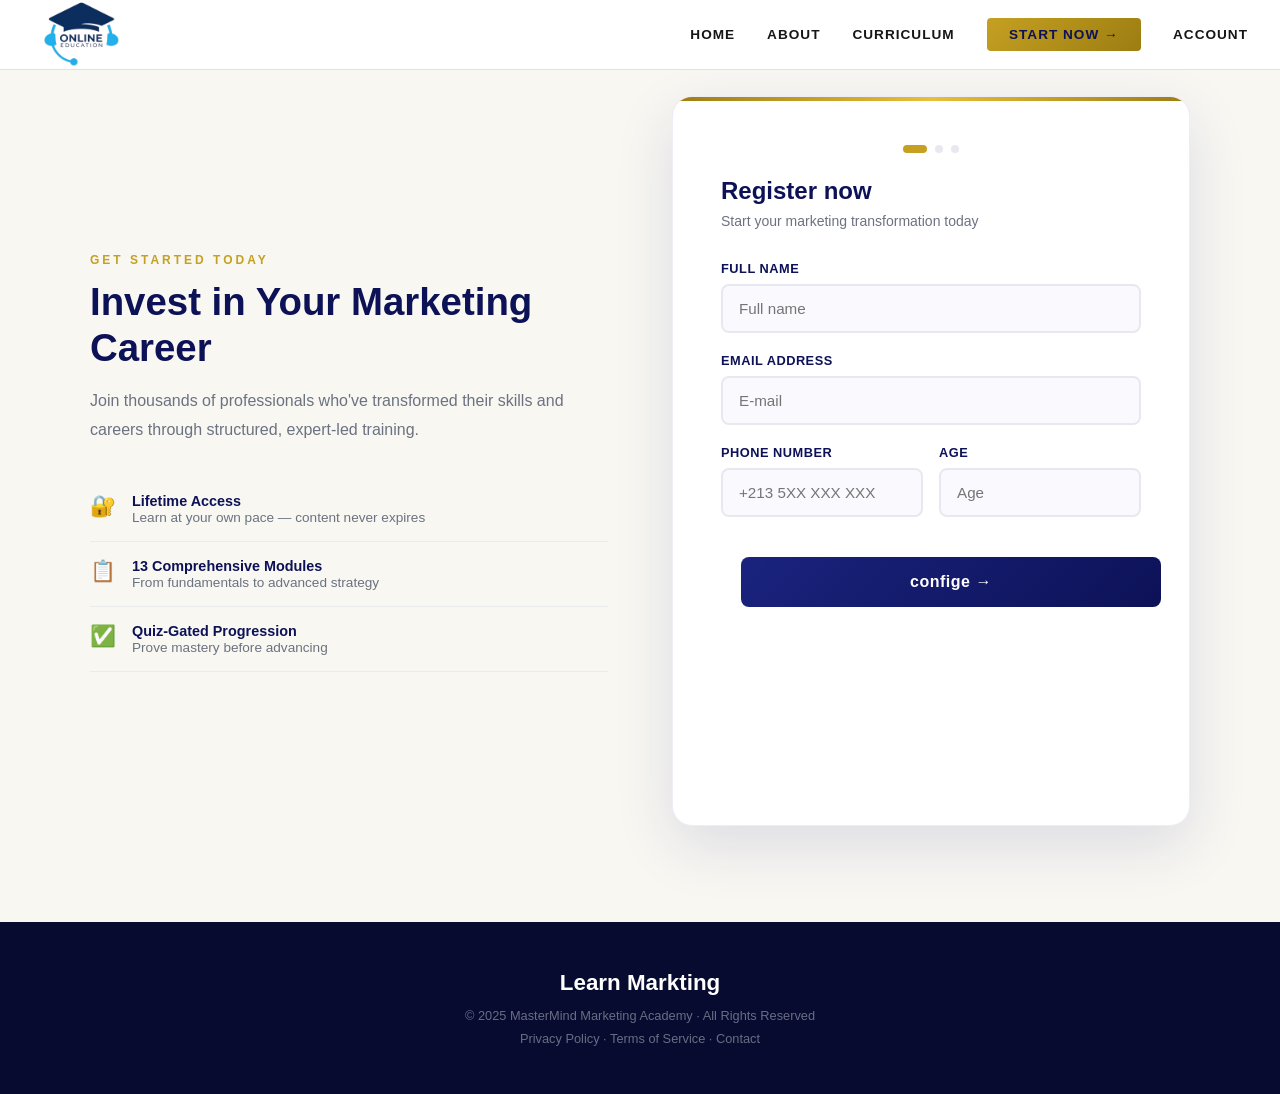
<file: sign up/index.html>
<!DOCTYPE html>
<html lang="en">
<head>
  <meta charset="UTF-8">
  <meta name="viewport" content="width=device-width, initial-scale=1.0">
  <meta name="description" content="learn Marketing">
  <link rel="stylesheet" href="/docs/style.css">
  <link rel="stylesheet" href="style.css">
  <link rel='stylesheet' href='https://cdn-uicons.flaticon.com/2.1.0/uicons-regular-rounded/css/uicons-regular-rounded.css'>
  <link rel="shortcut icon" href="/img/logo-removebg-preview.png" type="image/x-icon">
  <title>Log in</title>
</head>
<body>
  <!--NAV BAR-->
<nav id="navbar">
  <div class="nav-logo"><a href="/docs/index.html"><img src="/img/logo-removebg-preview.png" alt=""></a></div>
  <div class="nav-links" id="navLinks">
    <a href="/docs/index.html">Home</a>
    <a href="/About/index.html">About</a>
    <a href="/Curriculum/Curriculum.html">Curriculum</a>
    <a href="#" class="nav-cta">Start Now →</a>
    <a href="/Register Page/login.html" class="icon">Account<i class="fi fi-rr-user"></i></a>
  </div>
  <div class="hamburger" id="hamburger" onclick="toggleMenu()">
    <span></span><span></span><span></span>
  </div>
</nav>

<!--HERO-->
  <section id="register">
  <div class="register-inner">
    <div>
      <span class="section-label">Get Started Today</span>
      <h2 class="section-title">Invest in Your Marketing Career</h2>
      <p class="section-sub" style="margin-bottom:2rem">Join thousands of professionals who've transformed their skills and careers through structured, expert-led training.</p>
      <ul class="register-perks">
        <li><span class="perk-icon">🔐</span><div><strong>Lifetime Access</strong><br><span style="color:var(--gray);font-size:.85rem">Learn at your own pace — content never expires</span></div></li>
        <li><span class="perk-icon">📋</span><div><strong>13 Comprehensive Modules</strong><br><span style="color:var(--gray);font-size:.85rem">From fundamentals to advanced strategy</span></div></li>
        <li><span class="perk-icon">✅</span><div><strong>Quiz-Gated Progression</strong><br><span style="color:var(--gray);font-size:.85rem">Prove mastery before advancing</span></div></li>
      </ul>
    </div>
 
    <div class="register-form-card">
      <!-- STEP 1: Registration -->
      <div id="reg-step">
        <div class="step-dots"><div class="step-dot active"></div><div class="step-dot"></div><div class="step-dot"></div></div>
        <div class="form-title">Register now</div>
        <div class="form-sub">Start your marketing transformation today</div>
        <div class="form-group">
          <label>Full Name</label>
          <input type="text" id="reg-name" placeholder="Full name" autocomplete="name"/>
        </div>
        <div class="form-group">
          <label>Email Address</label>
          <input type="email" id="reg-email" placeholder="E-mail" autocomplete="email"/>
        </div>
        <div class="form-row">
          <div class="form-group">
            <label>Phone Number</label>
            <input type="tel" id="reg-phone" placeholder="+213 5XX XXX XXX"/>
          </div>
          <div class="form-group">
            <label>Age</label>
            <input type="number" id="reg-age" placeholder="Age" min="16" max="80"/>
          </div>
        </div>
        <button class="btn-full" onclick="goToPayment()">confige →</button>
      </div>
 
      <!-- STEP 2: Payment -->
      <div id="payment-step">
        <div class="step-dots"><div class="step-dot done"></div><div class="step-dot active"></div><div class="step-dot"></div></div>
        <div class="form-title">Choose Your Plan</div>
        <div class="form-sub">One-time investment. Lifetime of knowledge.</div>
        <div class="payment-plans">
          <div class="plan-card" id="plan-standard" onclick="selectPlan('standard')">
            <div class="plan-price">$97<span>/once</span></div>
            <div class="plan-name">Standard</div>
          </div>
          <div class="plan-card popular" id="plan-premium" onclick="selectPlan('premium')">
            <div class="plan-price">$147<span>/once</span></div>
            <div class="plan-name">Premium + Coaching</div>
          </div>
        </div>
        <div class="form-group">
          <label>Card Number (Demo)</label>
          <input type="text" id="card-num" placeholder="4242 4242 4242 4242" maxlength="19"/>
        </div>
        <div class="form-row">
          <div class="form-group">
            <label>Expiry</label>
            <input type="text" id="card-exp" placeholder="MM / YY" maxlength="7"/>
          </div>
          <div class="form-group">
            <label>CVV</label>
            <input type="text" id="card-cvv" placeholder="•••" maxlength="3"/>
          </div>
        </div>
        <button class="btn-full gold" onclick="processPayment()">🔒 Simulate Secure Payment</button>
        <div style="text-align:center;margin-top:.75rem;color:var(--gray);font-size:.75rem">🔐 256-bit SSL Encrypted · Demo Mode — No Real Charge</div>
      </div>
 
      <!-- STEP 3: Success -->
      <div id="success-step" style="display:none; text-align:center; padding: 1rem 0;">
        <div class="step-dots"><div class="step-dot done"></div><div class="step-dot done"></div><div class="step-dot active"></div></div>
        <div style="font-size:3.5rem; margin-bottom:1rem;">🎉</div>
        <div class="form-title">You're In!</div>
        <p style="color:var(--gray);margin:1rem 0 2rem;line-height:1.8;">Welcome aboard, <strong id="welcome-name"></strong>! Your account has been created and you now have full access to the course.</p>
        <button class="btn-full" onclick="startCourse()">🚀 Begin Your First Lesson</button>
      </div>
    </div>
  </div>
  </section>
  <!--footer-->
  <footer id="footer">
  <div class="footer-logo">Learn Markting</div>
  <p>© 2025 MasterMind Marketing Academy · All Rights Reserved</p>
  <p style="margin-top:.5rem">Privacy Policy · Terms of Service · Contact</p>
</footer>

<script src="script.js"></script>
</body>
</html>
</file>
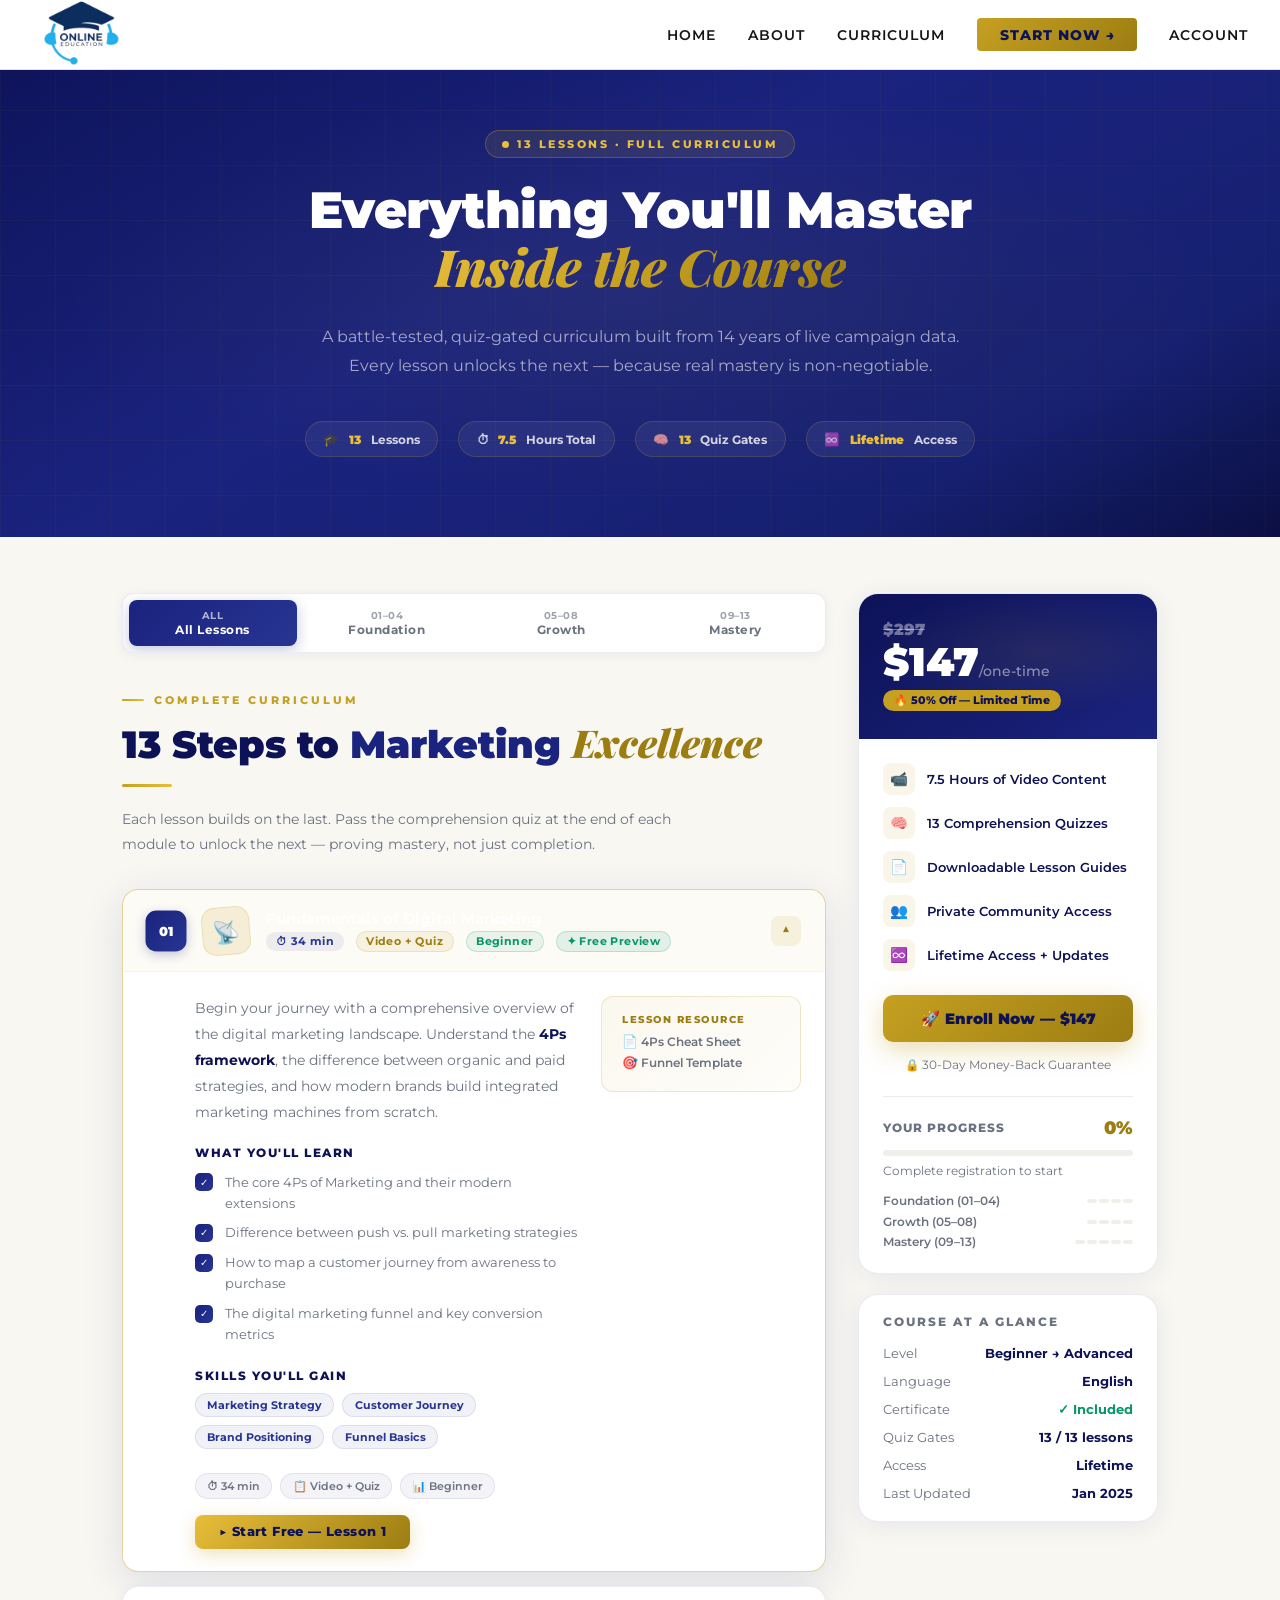
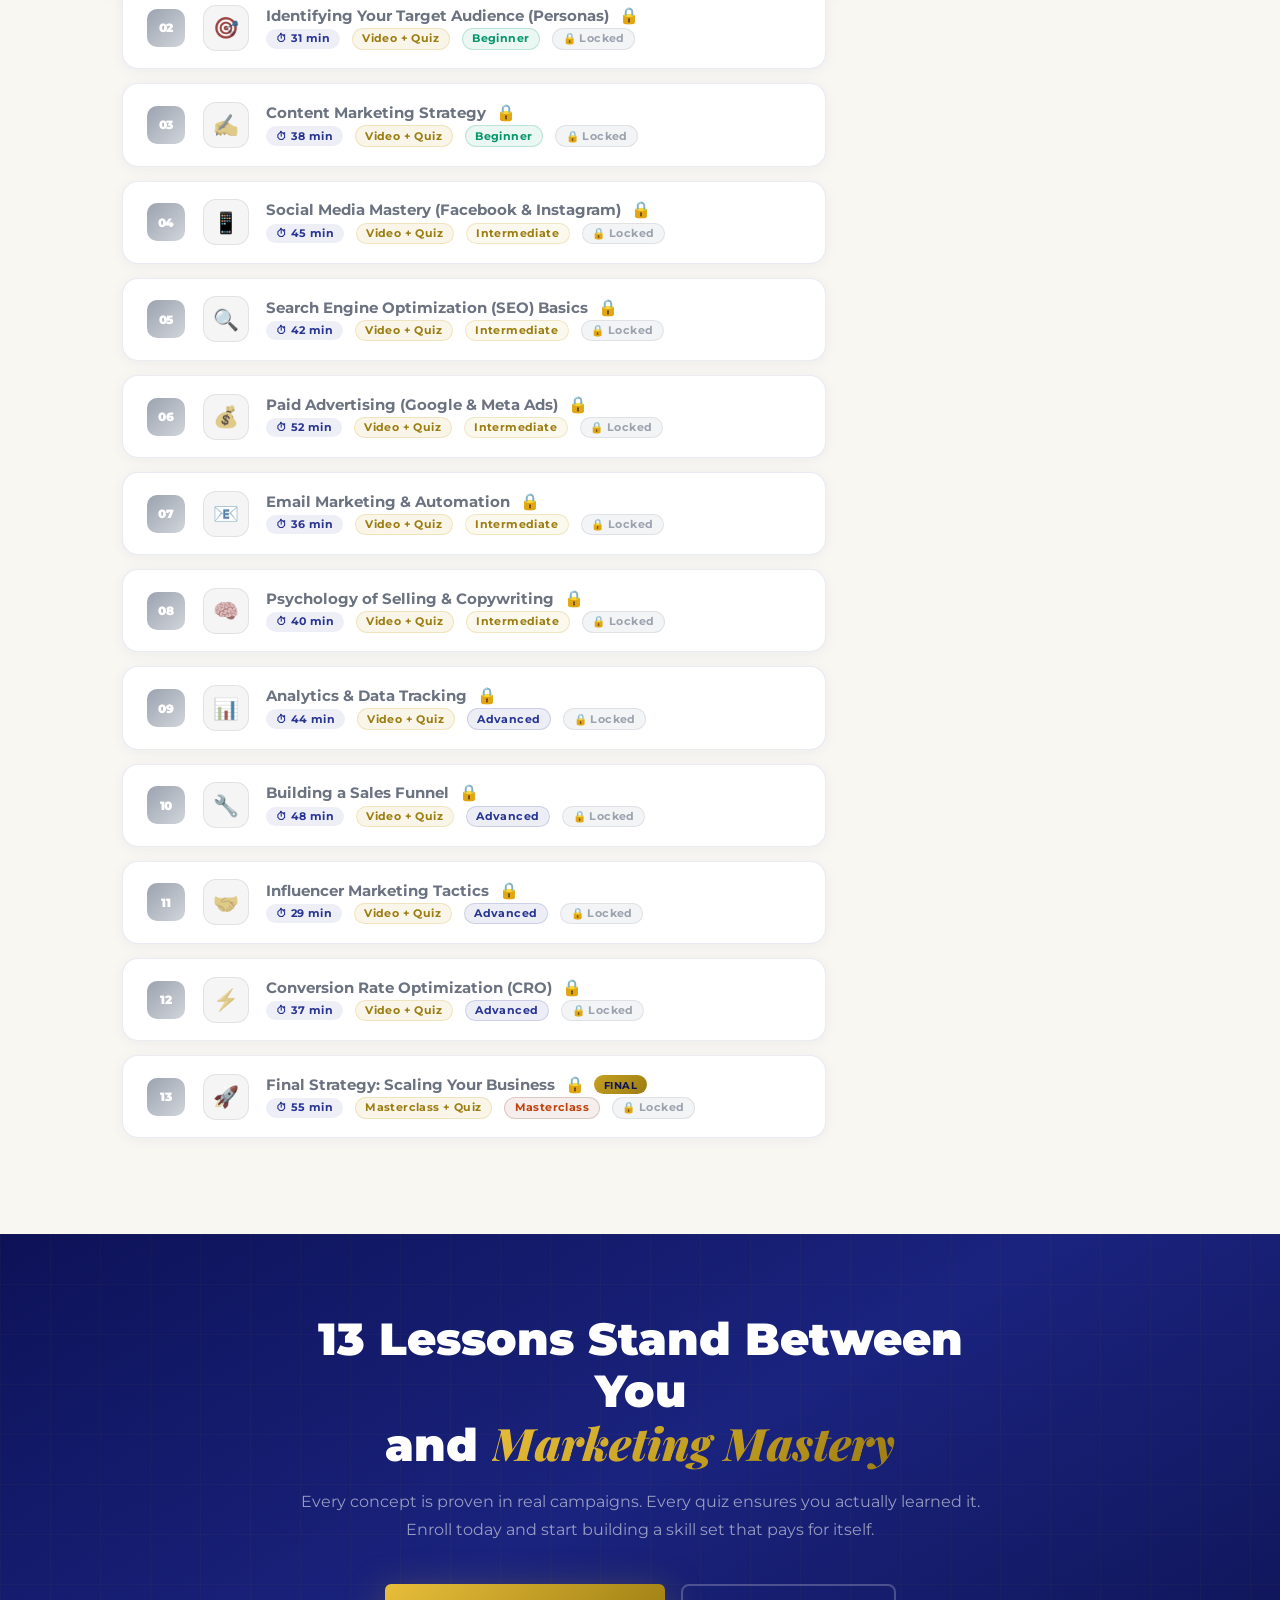
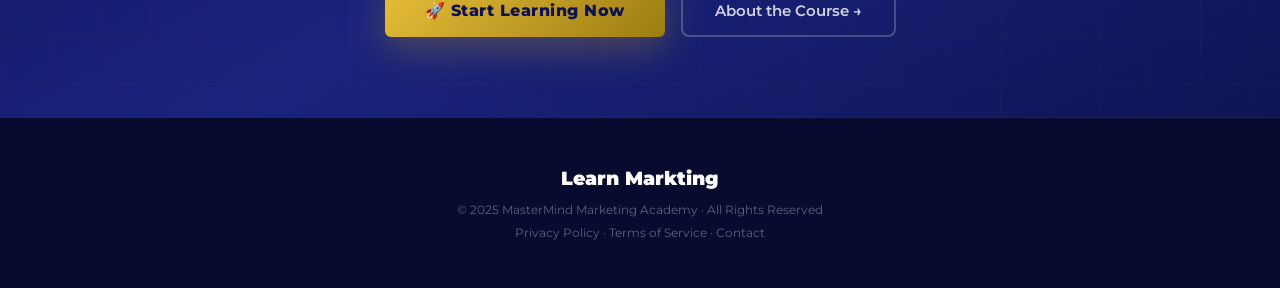
<file: Curriculum/Curriculum.html>
<!DOCTYPE html>
<html lang="en">
<head>
<meta charset="UTF-8"/>
<meta name="viewport" content="width=device-width, initial-scale=1.0"/>
<meta name="description" content="learn Marketing">
<title>learn Markting</title>
<link href="https://fonts.googleapis.com/css2?family=Montserrat:wght@300;400;500;600;700;800;900&family=Playfair+Display:ital,wght@0,700;1,400&display=swap" rel="stylesheet"/>
<link rel="stylesheet" href="style.css">
<link rel="stylesheet" href="/docs/style.css">
<link rel="shortcut icon" href="/img/logo-removebg-preview.png" type="image/x-icon">
<link rel='stylesheet' href='https://cdn-uicons.flaticon.com/2.1.0/uicons-regular-rounded/css/uicons-regular-rounded.css'>
<body>
<!-- NAVBAR -->
<nav id="navbar">
  <div class="nav-logo"><a href="#"><img src="/img/logo-removebg-preview.png" alt=""></a></div>
  <div class="nav-links" id="navLinks">
    <a href="/docs/index.html">Home</a>
    <a href="/About/index.html">About</a>
    <a href="/Curriculum/Curriculum.html">Curriculum</a>
    <a href="/Register Page/login.html" class="nav-cta">Start Now →</a>
    <a href="/Register Page/login.html" class="icon">Account<i class="fi fi-rr-user"></i></a>
  </div>
  <div class="hamburger" id="hamburger" onclick="toggleMenu()">
    <span></span><span></span><span></span>
  </div>
</nav>

<!-- HERO BANNER -->
<section id="hero-banner">
  <div class="hero-grid-bg"></div>
  <div class="hero-radial"></div>
  <div class="hero-inner">
    <div class="hero-eyebrow"><span class="pulse-dot"></span>13 Lessons · Full Curriculum</div>
    <h1 class="hero-title">
      Everything You'll Master<br>
      <em class="serif gold-grad">Inside the Course</em>
    </h1>
    <p class="hero-sub">
      A battle-tested, quiz-gated curriculum built from 14 years of live campaign data. Every lesson unlocks the next — because real mastery is non-negotiable.
    </p>
    <div class="hero-stats">
      <div class="stat-pill">🎓 <span class="pill-val">13</span> Lessons</div>
      <div class="stat-pill">⏱ <span class="pill-val">7.5</span> Hours Total</div>
      <div class="stat-pill">🧠 <span class="pill-val">13</span> Quiz Gates</div>
      <div class="stat-pill">♾️ <span class="pill-val">Lifetime</span> Access</div>
    </div>
    <div class="progress-track-wrap" id="heroProgressWrap" style="display:none">
      <div class="progress-track-label">
        <span>Your Progress</span>
        <strong id="heroPctLabel">0% Complete</strong>
      </div>
      <div class="track-bar"><div class="track-fill" id="heroTrackFill"></div></div>
      <div class="track-dots" id="heroTrackDots"></div>
    </div>
  </div>
</section>

<!-- MAIN CURRICULUM LAYOUT -->
<div id="curriculum-section">
  <div class="curriculum-layout">

    <!-- LEFT: ACCORDION -->
    <div>
      <!-- Module Tabs -->
      <div class="module-tabs" id="moduleTabs">
        <button class="module-tab active" onclick="filterModule(0,this)"><span class="tab-num">ALL</span>All Lessons</button>
        <button class="module-tab" onclick="filterModule(1,this)"><span class="tab-num">01–04</span>Foundation</button>
        <button class="module-tab" onclick="filterModule(2,this)"><span class="tab-num">05–08</span>Growth</button>
        <button class="module-tab" onclick="filterModule(3,this)"><span class="tab-num">09–13</span>Mastery</button>
      </div>

      <!-- Section Header -->
      <div class="reveal" style="margin-bottom:2rem">
        <div class="section-eyebrow">Complete Curriculum</div>
        <h2 class="section-title">13 Steps to <span style="color:var(--navy)">Marketing</span> <em class="serif" style="color:var(--gold-dark)">Excellence</em></h2>
        <div class="section-divider"></div>
        <p style="color:var(--gray-soft);font-size:.875rem;line-height:1.8;max-width:580px">
          Each lesson builds on the last. Pass the comprehension quiz at the end of each module to unlock the next — proving mastery, not just completion.
        </p>
      </div>

      <!-- ACCORDION LIST -->
      <div class="accordion-list" id="accordionList"></div>
    </div>

    <!-- RIGHT: STICKY SIDEBAR -->
    <div class="sticky-sidebar">
      <div class="sidebar-card reveal delay-2">
        <div class="sidebar-card-header">
          <div class="sidebar-price">
            <span class="old-price">$297</span>
            $147<small>/one-time</small>
          </div>
          <div class="sidebar-badge">🔥 50% Off — Limited Time</div>
        </div>
        <div class="sidebar-content">
          <div class="sidebar-includes">
            <div class="include-item"><div class="include-icon">📹</div>7.5 Hours of Video Content</div>
            <div class="include-item"><div class="include-icon">🧠</div>13 Comprehension Quizzes</div>
            <div class="include-item"><div class="include-icon">📄</div>Downloadable Lesson Guides</div>
            <div class="include-item"><div class="include-icon">👥</div>Private Community Access</div>
            <div class="include-item"><div class="include-icon">♾️</div>Lifetime Access + Updates</div>
          </div>
          <a href="/login/login.html"><button class="sidebar-cta">🚀 Enroll Now — $147</button></a>
          <div class="sidebar-guarantee">🔒 30-Day Money-Back Guarantee</div>

          <!-- Live Progress -->
          <div class="sidebar-progress" id="sidebarProgress">
            <div class="prog-header">
              <span class="prog-label">Your Progress</span>
              <span class="prog-pct" id="sidePct">0%</span>
            </div>
            <div class="prog-bar"><div class="prog-fill" id="sideFill" style="width:0%"></div></div>
            <div class="prog-sub" id="progSub">Complete registration to start</div>
            <div class="module-mini" id="moduleMini"></div>
          </div>
        </div>
      </div>

      <!-- Quick stats card -->
      <div class="sidebar-card reveal delay-3" style="margin-top:1.25rem">
        <div style="padding:1.25rem 1.5rem">
          <div style="font-size:.72rem;font-weight:800;letter-spacing:2px;text-transform:uppercase;color:var(--gray-soft);margin-bottom:1rem">Course At a Glance</div>
          <div style="display:flex;flex-direction:column;gap:.75rem">
            <div style="display:flex;justify-content:space-between;align-items:center;font-size:.82rem">
              <span style="color:var(--gray-soft)">Level</span>
              <span style="font-weight:700;color:var(--navy-dark)">Beginner → Advanced</span>
            </div>
            <div style="display:flex;justify-content:space-between;align-items:center;font-size:.82rem">
              <span style="color:var(--gray-soft)">Language</span>
              <span style="font-weight:700;color:var(--navy-dark)">English</span>
            </div>
            <div style="display:flex;justify-content:space-between;align-items:center;font-size:.82rem">
              <span style="color:var(--gray-soft)">Certificate</span>
              <span style="font-weight:700;color:var(--green)">✓ Included</span>
            </div>
            <div style="display:flex;justify-content:space-between;align-items:center;font-size:.82rem">
              <span style="color:var(--gray-soft)">Quiz Gates</span>
              <span style="font-weight:700;color:var(--navy-dark)">13 / 13 lessons</span>
            </div>
            <div style="display:flex;justify-content:space-between;align-items:center;font-size:.82rem">
              <span style="color:var(--gray-soft)">Access</span>
              <span style="font-weight:700;color:var(--navy-dark)">Lifetime</span>
            </div>
            <div style="display:flex;justify-content:space-between;align-items:center;font-size:.82rem">
              <span style="color:var(--gray-soft)">Last Updated</span>
              <span style="font-weight:700;color:var(--navy-dark)">Jan 2025</span>
            </div>
          </div>
        </div>
      </div>
    </div>

  </div>
</div>

<!-- BOTTOM CTA -->
<section id="bottom-cta">
  <div class="cta-inner reveal">
    <h2 class="cta-title">
      13 Lessons Stand Between You<br>
      and <em class="serif gold-grad">Marketing Mastery</em>
    </h2>
    <p class="cta-sub">Every concept is proven in real campaigns. Every quiz ensures you actually learned it. Enroll today and start building a skill set that pays for itself.</p>
    <div class="cta-actions">
      <a href="/Register Page/login.html" class="btn-primary">🚀 Start Learning Now</a>
      <a href="/About/index.html" class="btn-outline">About the Course →</a>
    </div>
  </div>
</section>

<footer id="footer">
  <div class="footer-logo">Learn Markting</div>
  <p>© 2025 MasterMind Marketing Academy · All Rights Reserved</p>
  <p style="margin-top:.5rem">Privacy Policy · Terms of Service · Contact</p>
</footer>
<!-- TOAST -->
<div class="toast" id="toast"><span id="toastIcon">ℹ️</span><span id="toastMsg"></span></div>

<script src="script.js"></script>
</body>
</html>
</file>
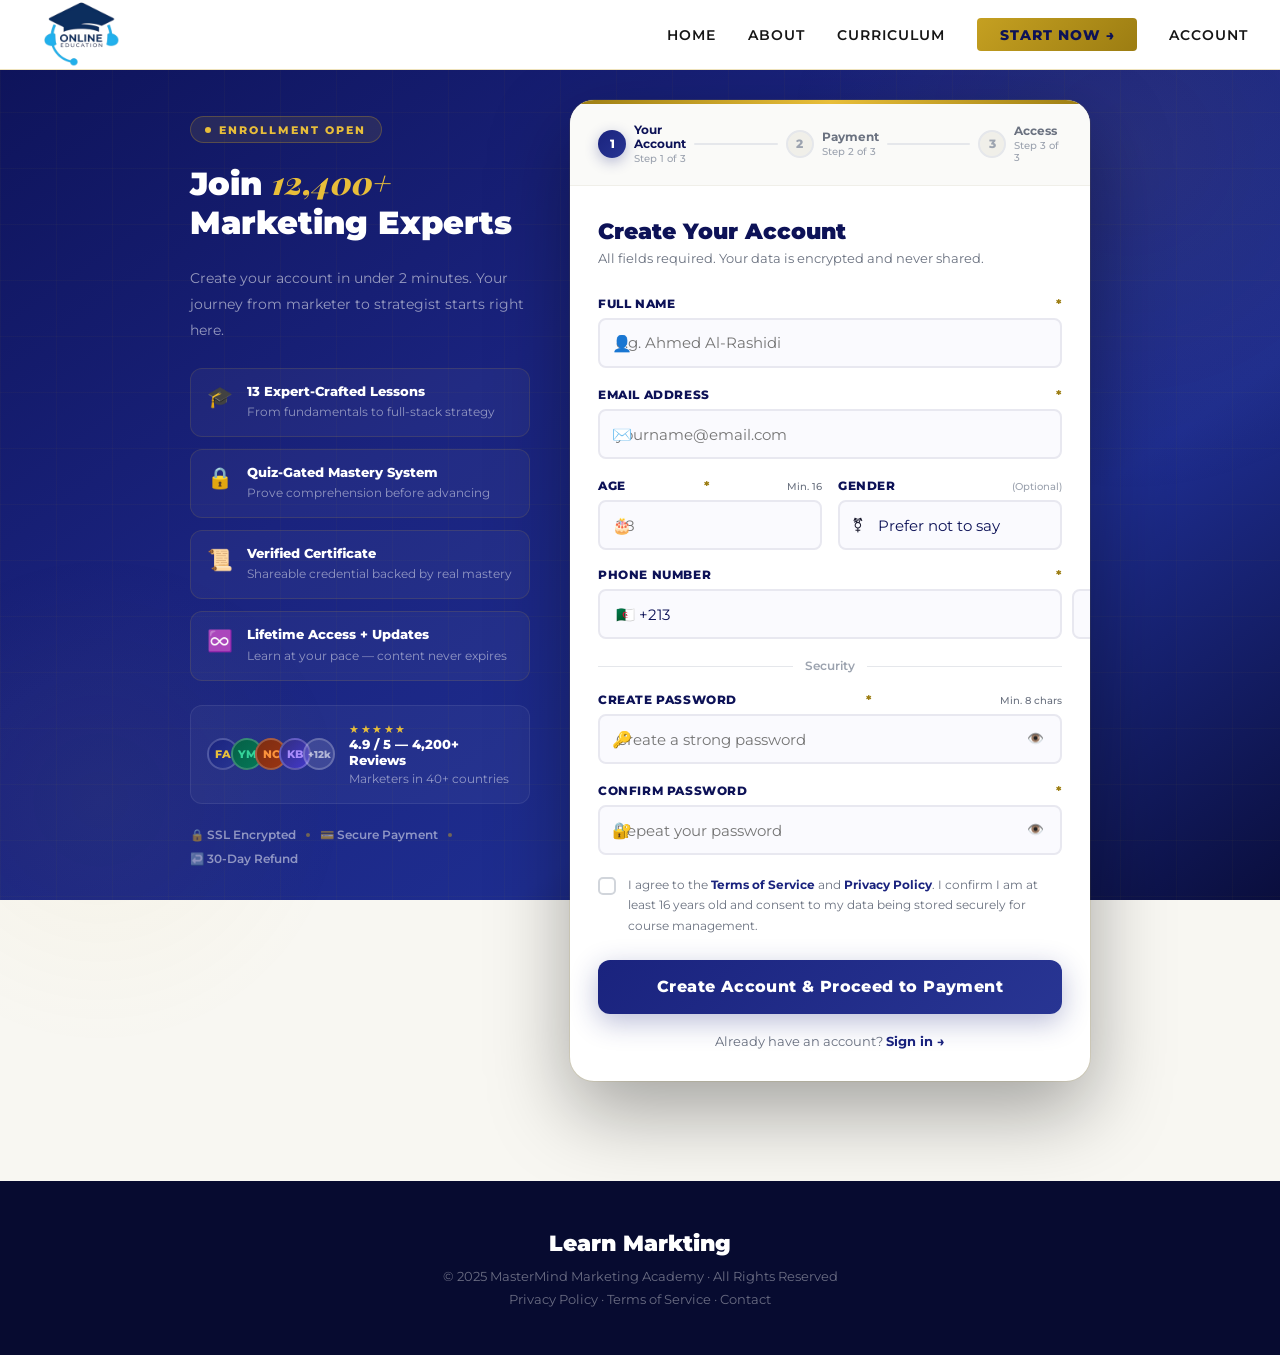
<file: Register Page/login.html>
<!DOCTYPE html>
<html lang="en">
<head>
<meta charset="UTF-8"/>
<meta name="viewport" content="width=device-width, initial-scale=1.0"/>
<title>log in</title>
<link rel="stylesheet" href="style.css">
<link rel="stylesheet" href="/docs/style.css">
<link rel='stylesheet' href='https://cdn-uicons.flaticon.com/2.1.0/uicons-regular-rounded/css/uicons-regular-rounded.css'>
<link rel="shortcut icon" href="/img/logo-removebg-preview.png" type="image/x-icon">
<link href="https://fonts.googleapis.com/css2?family=Montserrat:wght@300;400;500;600;700;800;900&family=Playfair+Display:ital,wght@1,600&display=swap" rel="stylesheet"/>
</head>
<body>

<div class="page-bg"></div>
<div class="bg-grid"></div>
<div class="bg-orb bg-orb-1"></div>
<div class="bg-orb bg-orb-2"></div>

<!-- TOPBAR -->
<nav id="navbar">
  <div class="nav-logo"><a href="#"><img src="/img/logo-removebg-preview.png" alt=""></a></div>
  <div class="nav-links" id="navLinks">
    <a href="/docs/index.html">Home</a>
    <a href="/About/index.html">About</a>
    <a href="/Curriculum/Curriculum.html">Curriculum</a>
    <a href="/Register Page/login.html" class="nav-cta">Start Now →</a>
    <a href="/Register Page/login.html" class="icon">Account<i class="fi fi-rr-user"></i></a>
  </div>
  <div class="hamburger" id="hamburger" onclick="toggleMenu()">
    <span></span><span></span><span></span>
  </div>
</nav>

<main>
  <!-- LEFT INFO PANEL -->
  <aside class="info-panel">
    <div>
      <div class="info-eyebrow" style="margin-bottom:1.25rem">
        <span class="pulse-dot"></span>ENROLLMENT OPEN
      </div>
      <h2 class="info-headline">Join <em>12,400+</em><br>Marketing Experts</h2>
    </div>
    <p class="info-sub">Create your account in under 2 minutes. Your journey from marketer to strategist starts right here.</p>

    <div class="perks-list">
      <div class="perk-item">
        <span class="perk-icon">🎓</span>
        <div class="perk-text">
          <strong>13 Expert-Crafted Lessons</strong>
          <span>From fundamentals to full-stack strategy</span>
        </div>
      </div>
      <div class="perk-item">
        <span class="perk-icon">🔒</span>
        <div class="perk-text">
          <strong>Quiz-Gated Mastery System</strong>
          <span>Prove comprehension before advancing</span>
        </div>
      </div>
      <div class="perk-item">
        <span class="perk-icon">📜</span>
        <div class="perk-text">
          <strong>Verified Certificate</strong>
          <span>Shareable credential backed by real mastery</span>
        </div>
      </div>
      <div class="perk-item">
        <span class="perk-icon">♾️</span>
        <div class="perk-text">
          <strong>Lifetime Access + Updates</strong>
          <span>Learn at your pace — content never expires</span>
        </div>
      </div>
    </div>

    <div class="social-proof">
      <div class="avatars">
        <div class="avatar-sm" style="background:linear-gradient(135deg,#1A237E,#283593);color:#E8BE3A">FA</div>
        <div class="avatar-sm" style="background:linear-gradient(135deg,#065F46,#047857);color:#34D399">YM</div>
        <div class="avatar-sm" style="background:linear-gradient(135deg,#7C2D12,#9A3412);color:#FB923C">NC</div>
        <div class="avatar-sm" style="background:linear-gradient(135deg,#312E81,#4338CA);color:#A78BFA">KB</div>
        <div class="avatar-sm" style="background:rgba(255,255,255,.12);color:rgba(255,255,255,.6);font-size:.6rem">+12k</div>
      </div>
      <div class="proof-text">
        <div class="stars-sm">★★★★★</div>
        <strong>4.9 / 5 — 4,200+ Reviews</strong>
        <span>Marketers in 40+ countries</span>
      </div>
    </div>

    <div class="trust-row">
      <div class="trust-item">🔒 SSL Encrypted</div>
      <div class="trust-sep"></div>
      <div class="trust-item">💳 Secure Payment</div>
      <div class="trust-sep"></div>
      <div class="trust-item">↩️ 30-Day Refund</div>
    </div>
  </aside>

  <!-- CARD WRAPPER -->
  <div class="card-wrapper">
    <div class="reg-card" id="regCard">
      <div class="card-accent"></div>

      <!-- Step Bar -->
      <div class="step-bar">
        <div class="step-item">
          <div class="step-circle active">1</div>
          <div class="step-label active">Your Account<small>Step 1 of 3</small></div>
        </div>
        <div class="step-connector"></div>
        <div class="step-item">
          <div class="step-circle pending">2</div>
          <div class="step-label">Payment<small>Step 2 of 3</small></div>
        </div>
        <div class="step-connector"></div>
        <div class="step-item">
          <div class="step-circle pending">3</div>
          <div class="step-label">Access<small>Step 3 of 3</small></div>
        </div>
      </div>

      <!-- Body -->
      <div class="card-body">
        <div class="card-title">Create Your Account</div>
        <div class="card-sub">All fields required. Your data is encrypted and never shared.</div>

        <form id="regForm" novalidate autocomplete="off">

          <!-- Full Name -->
          <div class="form-group">
            <div class="form-label">Full Name <span class="label-req">*</span></div>
            <div class="input-wrap">
              <span class="input-icon">👤</span>
              <input type="text" id="fullName" class="input-field" placeholder="e.g. Ahmed Al-Rashidi" autocomplete="name" maxlength="80"/>
              <span class="input-status" id="fullNameSt"></span>
            </div>
            <div class="field-msg" id="fullNameMsg"></div>
          </div>

          <!-- Email -->
          <div class="form-group">
            <div class="form-label">Email Address <span class="label-req">*</span></div>
            <div class="input-wrap">
              <span class="input-icon">✉️</span>
              <input type="email" id="email" class="input-field" placeholder="yourname@email.com" autocomplete="email"/>
              <span class="input-status" id="emailSt"></span>
            </div>
            <div class="field-msg" id="emailMsg"></div>
          </div>

          <!-- Age + Gender -->
          <div class="form-row">
            <div class="form-group" style="margin-bottom:0">
              <div class="form-label">Age <span class="label-req">*</span><span class="label-hint">Min. 16</span></div>
              <div class="input-wrap">
                <span class="input-icon">🎂</span>
                <input type="number" id="age" class="input-field" placeholder="28" min="16" max="80"/>
                <span class="input-status" id="ageSt"></span>
              </div>
              <div class="field-msg" id="ageMsg"></div>
            </div>
            <div class="form-group" style="margin-bottom:0">
              <div class="form-label">Gender <span style="color:#9CA3AF;font-weight:500;text-transform:none;letter-spacing:0;font-size:.65rem">(Optional)</span></div>
              <div class="input-wrap">
                <span class="input-icon" style="font-size:.85rem">⚧</span>
                <select id="gender" class="input-field" style="padding-left:2.4rem;cursor:pointer">
                  <option value="">Prefer not to say</option>
                  <option value="male">Male</option>
                  <option value="female">Female</option>
                  <option value="other">Other</option>
                </select>
              </div>
            </div>
          </div>

          <!-- Phone -->
          <div class="form-group" style="margin-top:1.1rem">
            <div class="form-label">Phone Number <span class="label-req">*</span></div>
            <div class="phone-wrap">
              <select class="country-select" id="countryCode">
                <option value="+213">🇩🇿 +213</option>
              </select>
              <div class="phone-input-wrap">
                <input type="tel" id="phone" class="input-field no-li" placeholder="5XX XXX XXXX" autocomplete="tel" maxlength="15"/>
                <span class="input-status" id="phoneSt"></span>
              </div>
            </div>
            <div class="field-msg" id="phoneMsg"></div>
          </div>

          <div class="form-divider">Security</div>

          <!-- Password -->
          <div class="form-group">
            <div class="form-label">Create Password <span class="label-req">*</span><span class="label-hint">Min. 8 chars</span></div>
            <div class="input-wrap">
              <span class="input-icon">🔑</span>
              <input type="password" id="password" class="input-field" placeholder="Create a strong password" autocomplete="new-password"/>
              <button type="button" class="toggle-btn" onclick="togglePw('password',this)" tabindex="-1">👁️</button>
            </div>
            <div class="strength-wrap" id="strengthWrap">
              <div class="strength-row">
                <div class="strength-seg" id="seg1"></div>
                <div class="strength-seg" id="seg2"></div>
                <div class="strength-seg" id="seg3"></div>
                <div class="strength-seg" id="seg4"></div>
              </div>
              <div class="strength-label" id="strengthLbl">Weak</div>
            </div>
            <div class="field-msg" id="passwordMsg"></div>
          </div>

          <!-- Confirm Password -->
          <div class="form-group">
            <div class="form-label">Confirm Password <span class="label-req">*</span></div>
            <div class="input-wrap">
              <span class="input-icon">🔐</span>
              <input type="password" id="confirmPw" class="input-field" placeholder="Repeat your password" autocomplete="new-password"/>
              <button type="button" class="toggle-btn" onclick="togglePw('confirmPw',this)" tabindex="-1">👁️</button>
              <span class="input-status" id="confirmPwSt"></span>
            </div>
            <div class="field-msg" id="confirmPwMsg"></div>
          </div>

          <!-- Terms -->
          <div class="terms-row">
            <input type="checkbox" class="terms-checkbox" id="terms"/>
            <label for="terms" class="terms-text">
              I agree to the <a href="#">Terms of Service</a> and <a href="#">Privacy Policy</a>. I confirm I am at least 16 years old and consent to my data being stored securely for course management.
            </label>
          </div>
          <div class="field-msg" id="termsMsg" style="margin-top:-.5rem;margin-bottom:.875rem"></div>

          <!-- Submit -->
          <button type="submit" class="submit-btn" id="submitBtn">
            <span id="btnText">Create Account &amp; Proceed to Payment</span>
            <div class="btn-loader" id="btnLoader"></div>
          </button>
        </form>

        <div class="login-row">Already have an account? <a href="/sign up/index.html">Sign in →</a></div>
      </div>
    </div>

    <!-- Success Overlay -->
    <div class="success-overlay" id="successOverlay">
      <div class="success-icon">🎉</div>
      <div class="success-title">Account Created!</div>
      <p class="success-sub">Welcome, <strong id="successName"></strong>!<br>Your account is ready. Redirecting you to payment now…</p>
      <div class="redirect-bar"><div class="redirect-fill" id="redirectFill"></div></div>
      <div class="redirect-label" id="redirectLbl">Redirecting in 3s…</div>
    </div>
  </div>
  <!--footer-->
</main>
<footer id="footer" style="z-index: 2; margin-top:100px">
  <div class="footer-logo">Learn Markting</div>
  <p>© 2025 MasterMind Marketing Academy · All Rights Reserved</p>
  <p style="margin-top:.5rem">Privacy Policy · Terms of Service · Contact</p>
</footer>
<!-- Footer -->
<script src="script.js"></script>
</body>
</html>
</file>
<file: docs/style.css>
:root {
    --navy: #1A237E;
    --navy-dark: #0D1257;
    --navy-light: #283593;
    --gold: #C5A021;
    --gold-light: #E8BE3A;
    --gold-dark: #9C7D12;
    --white: #FFFFFF;
    --off-white: #F8F7F2;
    --gray: #6B7280;
    --light-gray: #F3F4F6;
  }
 
  * { box-sizing: border-box; margin: 0; padding: 0; }
 
  body {
    font-family: 'Montserrat', sans-serif;
    background: var(--off-white);
    color: #1a1a2e;
    overflow-x: hidden;
  }
 
  /* ─── SCROLLBAR ─── */
  ::-webkit-scrollbar { width: 6px; }
  ::-webkit-scrollbar-track { background: var(--navy-dark); }
  ::-webkit-scrollbar-thumb { background: var(--gold); border-radius: 3px; }
 
  /* ─── NOISE TEXTURE OVERLAY ─── */
  .noise::after {
    content:''; position:absolute; inset:0; pointer-events:none;
    background-image: url("data:image/svg+xml,%3Csvg viewBox='0 0 256 256' xmlns='http://www.w3.org/2000/svg'%3E%3Cfilter id='n'%3E%3CfeTurbulence type='fractalNoise' baseFrequency='0.9' numOctaves='4' stitchTiles='stitch'/%3E%3C/filter%3E%3Crect width='100%25' height='100%25' filter='url(%23n)' opacity='0.04'/%3E%3C/svg%3E");
    background-size: 200px 200px; opacity: .3; border-radius: inherit;
  }
 
  /* ─── GOLD GRADIENT TEXT ─── */
  .gold-text {
    background: linear-gradient(135deg, var(--gold-light) 0%, var(--gold) 50%, var(--gold-dark) 100%);
    -webkit-background-clip: text; -webkit-text-fill-color: transparent; background-clip: text;
  }
 
  /* ─── NAVBAR ─── */
  #navbar {
    position: fixed; top: 0; left: 0; right: 0; z-index: 1000;
    background:white;
    border-bottom: 1px solid rgba(197,160,33,0.3);
    padding: 0 2rem; height: 70px;
    display: flex; align-items: center; justify-content: space-between;
    transition: all .3s ease;
  }
  .nav-logo img{
    font-size: 1.4rem; font-weight: 800; letter-spacing: -0.5px;
    width:100px;
  }
  .nav-logo span { color: var(--gold-light); }
  .nav-links { display: flex; gap: 2rem; align-items: center; }
  .nav-links a {
    color: #020202eb; text-decoration: none;
    font-size: 0.85rem; font-weight: 600; letter-spacing: 1px; text-transform: uppercase;
    transition: color .2s;
  }
  
  .nav-links a:hover { color: var(--gold-light); }
  .nav-cta {
    background: linear-gradient(135deg, var(--gold) 0%, var(--gold-dark) 100%);
    color: var(--navy-dark) !important; padding: .55rem 1.4rem; border-radius: 4px;
    font-weight: 800 !important; transition: transform .2s, box-shadow .2s !important;
  }
  .nav-cta:hover { transform: translateY(-2px); box-shadow: 0 8px 25px rgba(197,160,33,0.4); }
  .hamburger { display: none; cursor: pointer; flex-direction: column; gap: 5px; }
  .hamburger span { display: block; width: 25px; height: 2px; background: var(--gold); border-radius: 2px; transition: .3s; }
 
.icon i{
  font-size:20px;
}
.icon{
  display:flex;
  flex-direction:column-reverse;
  justify-content: center;
  align-items:center;
}
  /* ─── HERO ─── */
  #hero {
    min-height: 100vh; position: relative; overflow: hidden;
    background:linear-gradient(#0000ffdf);
    /*background: linear-gradient(145deg, var(--navy-dark) 0%, var(--navy) 40%, #1e2d8f 70%, #0a0e3d 100%);*/
    display:flex; align-items:center;
  }
  .hero-bg-shapes {
    position: absolute; inset: 0; overflow: hidden; pointer-events: none;
  }
  .shape {
    position: absolute; border-radius: 50%;
    background: rgba(197,160,33,0.06); border: 1px solid rgba(197,160,33,0.1);
  }
  .shape-1 { width: 600px; height: 600px; top: -200px; right: -150px; }
  .shape-2 { width: 300px; height: 300px; bottom: 100px; left: -100px; }
  .shape-3 { width: 150px; height: 150px; top: 200px; left: 40%; border-color: rgba(197,160,33,0.2); }
  .hero-grid {
    width: 100%; max-width: 1200px; margin: 0 auto; padding: 120px 2rem 4rem;
    display: grid; grid-template-columns: 1fr 1fr; gap: 4rem; align-items: center;
  }
  .hero-badge {
    display: inline-flex; align-items: center; gap: .5rem;
    background: rgba(197,160,33,0.15); border: 1px solid rgba(197,160,33,0.4);
    color: var(--gold-light); padding: .4rem 1rem; border-radius: 50px;
    font-size: .75rem; font-weight: 700; letter-spacing: 2px; text-transform: uppercase;
    margin-bottom: 1.5rem;
    animation: fadeInDown .6s ease forwards;
  }
  .hero-badge .dot { width: 7px; height: 7px; background: var(--gold-light); border-radius: 50%; animation: pulse 2s infinite; }
  @keyframes pulse { 0%,100%{opacity:1;transform:scale(1)} 50%{opacity:.5;transform:scale(1.4)} }
  @keyframes fadeInDown { from{opacity:0;transform:translateY(-20px)} to{opacity:1;transform:translateY(0)} }
  @keyframes fadeInUp { from{opacity:0;transform:translateY(30px)} to{opacity:1;transform:translateY(0)} }
  @keyframes fadeInRight { from{opacity:0;transform:translateX(40px)} to{opacity:1;transform:translateX(0)} }
 
  .hero-title {
    font-size: clamp(2.2rem,4vw,3.5rem); font-weight: 900;
    color: white; line-height: 1.1; margin-bottom: 1.5rem;
    animation: fadeInUp .7s .1s ease both;
  }
  .hero-title em { font-family: 'Playfair Display', serif; font-style: italic; }
  .hero-subtitle {
    color: rgba(255,255,255,0.7); font-size: 1rem; line-height: 1.8;
    margin-bottom: 2.5rem; font-weight: 400;
    animation: fadeInUp .7s .2s ease both;
  }
  .hero-actions {
    display: flex; gap: 1rem; flex-wrap: wrap;
    animation: fadeInUp .7s .3s ease both;
  }
  .btn-primary {
    background: linear-gradient(135deg, var(--gold-light), var(--gold-dark));
    color: var(--navy-dark); font-weight: 800; padding: 1rem 2.5rem;
    border-radius: 6px; border: none; cursor: pointer; font-size: 1rem;
    letter-spacing: .5px; transition: all .3s; text-decoration: none;
    display: inline-flex; align-items: center; gap: .5rem;
    box-shadow: 0 10px 40px rgba(197,160,33,0.35);
  }
  .btn-primary:hover { transform: translateY(-3px); box-shadow: 0 15px 50px #c5a02180; }
  .btn-secondary {
    background: transparent; color: white; border: 2px solid rgba(255,255,255,0.3);
    padding: 1rem 2rem; border-radius: 6px; cursor: pointer; font-size: 1rem;
    font-weight: 600; transition: all .3s; display: inline-flex; align-items: center; gap: .5rem;
  }
  .btn-secondary:hover { border-color: var(--gold); color: var(--gold-light); transform: translateY(-3px); }
 .video-label{
  display: none;
 }
  .play-ring{
    background:#16028b88;
    border-radius:50%;
    height:440px;
    width:450px;
    padding:10px;
    box-shadow:1px 1px 12px 1px white;
  }
  .play-ring img{
    width:400px;
  }
  /* ─── VIDEO PLACEHOLDER ─── */
  .video-wrapper {
    position: relative;
    animation: fadeInRight .8s .2s ease both;
  } 
   
  @keyframes ripple { 0%{transform:scale(1);opacity:1} 100%{transform:scale(1.5);opacity:0} }
  .play-icon { color: var(--gold); font-size: 2rem; margin-left: 5px; }
  .video-caption { color: rgba(255,255,255,0.7); font-size: .85rem; letter-spacing: 1px; z-index:1; }
  .video-label {
    position: absolute; top: 1rem; left: 1rem; z-index: 10;
    background: var(--gold); color: var(--navy-dark); font-size: .7rem; font-weight: 800;
    padding: .3rem .8rem; border-radius: 50px; letter-spacing: 1px; text-transform: uppercase;
  }
 
  /* ─── TRUST BADGES ─── */
  #trust {
    background: var(--navy-dark); padding: 3rem 2rem;
    border-top: 1px solid rgba(197,160,33,0.2);
    border-bottom: 1px solid rgba(197,160,33,0.2);
  }
  .trust-inner { max-width: 1100px; margin: 0 auto; }
  .trust-label { text-align: center; color: rgba(255,255,255,0.4); font-size: .75rem; font-weight: 700; letter-spacing: 3px; text-transform: uppercase; margin-bottom: 2rem; }
  .trust-grid { display: grid; grid-template-columns: repeat(4, 1fr); gap: 1.5rem; }
  .trust-card {
    background: rgba(255,255,255,0.04); border: 1px solid rgba(197,160,33,0.2);
    border-radius: 12px; padding: 1.5rem 1rem; text-align: center;
    transition: all .3s;
  }
  .trust-card:hover { border-color: rgba(197,160,33,0.5); background: rgba(197,160,33,0.08); transform: translateY(-4px); }
  .trust-icon { font-size: 2rem; margin-bottom: .75rem; display: block; }
  .trust-num { font-size: 1.8rem; font-weight: 900; color: var(--gold-light); display: block; line-height: 1; margin-bottom: .3rem; }
  .trust-text { color: rgba(255,255,255,0.6); font-size: .8rem; font-weight: 500; }
 
  /* ─── SECTIONS SHARED ─── */
  .section-label {
    display: inline-block; color: var(--gold); font-size: .75rem; font-weight: 800;
    letter-spacing: 3px; text-transform: uppercase; margin-bottom: .75rem;
  }
  .section-title { font-size: clamp(1.8rem, 3vw, 2.8rem); font-weight: 900; color: var(--navy-dark); line-height: 1.2; margin-bottom: 1rem; }
  .section-title.light { color: white; }
  .section-sub { color: var(--gray); font-size: 1rem; line-height: 1.8; max-width: 600px; }
 
  /* ─── REGISTRATION / PAYMENT SECTION ─── */
  #register {
    padding: 6rem 2rem; background: var(--off-white);
  }
  .register-inner { max-width: 1100px; margin: 0 auto; display: grid; grid-template-columns: 1fr 1fr; gap: 4rem; align-items: center; }
  .register-form-card {
    background: white; border-radius: 20px; padding: 3rem;
    box-shadow: 0 20px 60px rgba(26,35,126,0.12);
    border: 1px solid rgba(26,35,126,0.08);
    position: relative; overflow: hidden;
    height:630px;
  }
  .register-form-card::before {
    content: ''; position: absolute; top: 0; left: 0; right: 0; height: 4px;
    background: linear-gradient(90deg, var(--gold-dark), var(--gold-light), var(--gold-dark));
  }
  .form-title { font-size: 1.5rem; font-weight: 800; color: var(--navy-dark); margin-bottom: .5rem; }
  .form-sub { color: var(--gray); font-size: .875rem; margin-bottom: 2rem; }
  .form-group { margin-bottom: 1.25rem; }
  .form-group label { display: block; font-size: .8rem; font-weight: 700; color: var(--navy-dark); margin-bottom: .5rem; letter-spacing: .5px; text-transform: uppercase; }
  .form-group input, .form-group select {
    width: 100%; padding: .875rem 1rem; border: 2px solid #e8e8f0;
    border-radius: 8px; font-size: .95rem; font-family: 'Montserrat', sans-serif;
    transition: border-color .2s, box-shadow .2s; outline: none; color: var(--navy-dark);
    background: #fafafe;
  }
  .form-group input:focus, .form-group select:focus {
    border-color: var(--navy); box-shadow: 0 0 0 4px rgba(26,35,126,0.08);
  }
  .form-row { display: grid; grid-template-columns: 1fr 1fr; gap: 1rem; }
 
  /* Payment step */
  #payment-step { display: none; }
  .payment-plans { display: grid; grid-template-columns: 1fr 1fr; gap: 1rem; margin: 1.5rem 0; }
  .plan-card {
    border: 2px solid #e8e8f0; border-radius: 12px; padding: 1.5rem 1rem; text-align: center;
    cursor: pointer; transition: all .25s; position: relative;
  }
  .plan-card:hover { border-color: var(--gold); transform: translateY(-3px); }
  .plan-card.selected { border-color: var(--gold); background: rgba(197,160,33,0.06); }
  .plan-card.popular::before {
    content: 'POPULAR'; position: absolute; top: -10px; left: 50%; transform: translateX(-50%);
    background: var(--gold); color: var(--navy-dark); font-size: .65rem; font-weight: 800;
    padding: .2rem .7rem; border-radius: 50px; letter-spacing: 1px;
  }
  .plan-price { font-size: 2rem; font-weight: 900; color: var(--navy-dark); }
  .plan-price span { font-size: 1rem; color: var(--gray); }
  .plan-name { font-size: .85rem; font-weight: 700; color: var(--gray); margin-top: .3rem; }
 
  .btn-full {
    width: 100%; background: linear-gradient(135deg, var(--navy), var(--navy-dark));
    color: white; font-weight: 800; padding: 1rem; border-radius: 8px; border: none;
    cursor: pointer; font-size: 1rem; font-family: 'Montserrat', sans-serif;
    letter-spacing: .5px; transition: all .3s; display: flex; align-items: center;
    justify-content: center; gap: .5rem;
    margin:20px;
    text-decoration: none;
  }
  a{
    text-decoration: none;
  }
  .btn-full-2{
    position:absolute;
    right:22px;
    bottom:16px;
     width: 30%; background: linear-gradient(135deg, var(--navy), var(--navy-dark));
    color: white; font-weight: 800; padding: 1rem; border-radius: 8px; border: none;
    cursor: pointer; font-size: 1rem; font-family: 'Montserrat', sans-serif;
    transition: all .3s; margin:20px;
  }
  .btn-full-2:hover{
    cursor: pointer;
  }
  .btn-full:hover,
  .btn-full-2:hover{ background: linear-gradient(135deg, var(--gold), var(--gold-dark)); color: var(--navy-dark); transform: translateY(-2px); box-shadow: 0 10px 30px rgba(197,160,33,0.3); text-decoration: none;}
  .btn-full.gold { background: linear-gradient(135deg, var(--gold-light), var(--gold-dark)); color: var(--navy-dark); }
  .btn-full.gold:hover { background: linear-gradient(135deg, var(--navy), var(--navy-dark)); color: white; }
 
  .register-perks { list-style: none; }
  .register-perks li {
    display: flex; align-items: flex-start; gap: 1rem; padding: 1rem 0;
    border-bottom: 1px solid rgba(26,35,126,0.06);
    color: var(--navy-dark); font-size: .9rem; font-weight: 500;
  }
  .perk-icon { font-size: 1.3rem; flex-shrink: 0; margin-top: .1rem; }
 
  /* ─── LMS / COURSE SECTION ─── */
  #course {
    padding: 6rem 2rem;
    background: linear-gradient(180deg, #0f1454 0%, var(--navy-dark) 100%);
    position: relative; overflow: hidden;
  }
  #course::before {
    content: ''; position: absolute; inset: 0; opacity: .5;
    background-image: radial-gradient(circle at 20% 50%, rgba(197,160,33,0.08) 0%, transparent 50%),
      radial-gradient(circle at 80% 20%, rgba(197,160,33,0.05) 0%, transparent 40%);
  }
  .course-inner { max-width: 1100px; margin: 0 auto; position: relative; z-index: 1; }
  .course-header { text-align: center; margin-bottom: 3rem; }
 
  /* LOCKED OVERLAY */
  .locked-overlay {
    position: fixed; inset: 0; background: rgba(10,14,61,0.97);
    backdrop-filter: blur(10px); z-index: 999;
    display: flex; align-items: center; justify-content: center;
    padding: 2rem;
  }
  .locked-card {
    background: linear-gradient(145deg, var(--navy-dark), #0d1050);
    border: 1px solid rgba(197,160,33,0.4); border-radius: 20px;
    padding: 3rem; text-align: center; max-width: 500px; width: 100%;
    box-shadow: 0 40px 100px rgba(0,0,0,0.6);
  }
  .locked-icon { font-size: 3rem; margin-bottom: 1rem; display: block; }
  .locked-title { font-size: 1.8rem; font-weight: 900; color: white; margin-bottom: .75rem; }
  .locked-sub { color: rgba(255,255,255,0.6); margin-bottom: 2rem; line-height: 1.7; }
 
  /* PROGRESS BAR */
  .progress-section { margin-bottom: 2.5rem; }
  .progress-header { display: flex; justify-content: space-between; align-items: center; margin-bottom: .75rem; }
  .progress-label { color: rgba(255,255,255,0.8); font-size: .85rem; font-weight: 600; }
  .progress-pct { color: var(--gold-light); font-weight: 800; font-size: 1.1rem; }
  .progress-bar-bg { height: 8px; background: rgba(255,255,255,0.1); border-radius: 50px; overflow: hidden; }
  .progress-bar-fill {
    height: 100%; border-radius: 50px; transition: width .6s cubic-bezier(.4,0,.2,1);
    background: linear-gradient(90deg, var(--gold-dark), var(--gold-light));
    box-shadow: 0 0 15px rgba(197,160,33,0.5);
  }
  .progress-steps { display: flex; gap: 4px; margin-top: .75rem;}
  .progress-dot {
    flex: 1; height: 4px; border-radius: 2px; background: rgba(255,255,255,0.1);
    transition: background .4s;
  }
  .progress-dot.done { background: var(--gold); }
  .progress-dot.current { background: var(--gold-light); animation: shimmer 1.5s infinite; }
  @keyframes shimmer { 0%,100%{opacity:1} 50%{opacity:.5} }
 
  /* LESSONS GRID */
  .lessons-grid { display: flex; flex-direction: column; gap: 1rem; }
  .lesson-card {
    background: rgba(255,255,255,0.04); border: 1px solid rgba(197,160,33,0.15);
    border-radius: 14px; padding: 1.5rem 1.75rem; cursor: pointer;
    transition: all .3s; display: flex; align-items: center; gap: 1.25rem;
    position: relative; overflow: hidden; user-select: none;
  }
  .lesson-card:hover:not(.locked-card-lesson) { border-color: rgba(197,160,33,0.4); background: rgba(255,255,255,0.07); transform: translateX(5px); }
  .lesson-card.active-card { border-color: var(--gold); background: rgba(197,160,33,0.1); }
  .lesson-card.completed-card { border-color: rgba(39,174,96,0.4); background: rgba(39,174,96,0.05); }
  .lesson-card.locked-card-lesson { cursor: not-allowed; opacity: .5; }
 
  .lesson-num {
    width: 46px; height: 46px; border-radius: 12px; flex-shrink: 0;
    display: flex; align-items: center; justify-content: center;
    font-weight: 800; font-size: .95rem;
    background: rgba(255,255,255,0.07); color: rgba(255,255,255,0.5);
    border: 1px solid rgba(255,255,255,0.1);
    transition: all .3s;
  }
  .lesson-card.completed-card .lesson-num { background: rgba(39,174,96,0.2); color: #27ae60; border-color: rgba(39,174,96,0.4); }
  .lesson-card.active-card .lesson-num { background: rgba(197,160,33,0.2); color: var(--gold-light); border-color: rgba(197,160,33,0.5); }
 
  .lesson-info { flex: 1; min-width: 0; }
  .lesson-title-text { font-weight: 700; color: rgba(255,255,255,0.9); font-size: .95rem; margin-bottom: .2rem; }
  .lesson-card.locked-card-lesson .lesson-title-text { color: rgba(255,255,255,0.4); }
  .lesson-meta { font-size: .78rem; color: rgba(255,255,255,0.4); font-weight: 500; display: flex; gap: .75rem; }
  .lesson-badge {
    padding: .25rem .65rem; border-radius: 50px; font-size: .7rem; font-weight: 800;
    letter-spacing: .5px; text-transform: uppercase; flex-shrink: 0;
  }
  .badge-locked { background: rgba(255,255,255,0.07); color: rgba(255,255,255,0.3); }
  .badge-unlocked { background: rgba(197,160,33,0.15); color: var(--gold-light); }
  .badge-completed { background: rgba(39,174,96,0.15); color: #27ae60; }
  .badge-active { background: var(--gold); color: var(--navy-dark); animation: badgePulse 2s infinite; }
  @keyframes badgePulse { 0%,100%{box-shadow:0 0 0 0 rgba(197,160,33,0)} 50%{box-shadow:0 0 0 6px rgba(197,160,33,0)} }
 
  /* ─── LESSON VIEWER ─── */
  #lesson-viewer {
    display: none; position: fixed; inset: 0; z-index: 500;
    background: linear-gradient(145deg, #0a0e3d 0%, var(--navy-dark) 100%);
    overflow-y: auto; padding: 2rem;
  }
  .viewer-inner { max-width: 800px; margin: 0 auto; padding: 80px 0 4rem; }
  .viewer-back {
    display: inline-flex; align-items: center; gap: .5rem;
    color: rgba(255,255,255,0.5); background: none; border: none; cursor: pointer;
    font-size: .875rem; font-family: 'Montserrat', sans-serif; font-weight: 600;
    padding: .5rem 0; transition: color .2s; margin-bottom: 2rem;
    letter-spacing: .5px; text-transform: uppercase;
  }
  .viewer-back:hover { color: var(--gold-light); }
  .viewer-badge {
    display: inline-block; background: rgba(197,160,33,0.15); border: 1px solid rgba(197,160,33,0.4);
    color: var(--gold-light); padding: .3rem .9rem; border-radius: 50px; font-size: .75rem;
    font-weight: 700; letter-spacing: 2px; text-transform: uppercase; margin-bottom: 1.25rem;
  }
  .viewer-title { font-size: clamp(1.6rem, 3vw, 2.4rem); font-weight: 900; color: white; margin-bottom: 1.5rem; line-height: 1.2; }
  .viewer-content {
    background: rgba(255,255,255,0.04); border: 1px solid rgba(197,160,33,0.15);
    border-radius: 16px; padding: 2.5rem; margin-bottom: 2rem;
    color: rgba(255,255,255,0.8); line-height: 1.9; font-size: .95rem;
  }
  .viewer-content h3 { color: var(--gold-light); font-size: 1.2rem; margin: 1.5rem 0 .75rem; }
  .viewer-content p { margin-bottom: 1rem; }
  .viewer-content ul { padding-left: 1.5rem; margin-bottom: 1rem; }
  .viewer-content li { margin-bottom: .5rem; }
 
  /* QUIZ */
  .quiz-section {
    background: linear-gradient(135deg, rgba(197,160,33,0.08), rgba(26,35,126,0.2));
    border: 1px solid rgba(197,160,33,0.3); border-radius: 16px; padding: 2rem;
  }
  .quiz-label { color: var(--gold-light); font-size: .75rem; font-weight: 800; letter-spacing: 2px; text-transform: uppercase; margin-bottom: .5rem; }
  .quiz-question { color: white; font-size: 1.1rem; font-weight: 700; margin-bottom: 1.5rem; line-height: 1.5; }
  .quiz-options { display: flex; flex-direction: column; gap: .75rem; margin-bottom: 1.5rem; }
  .quiz-option {
    display: flex; align-items: center; gap: 1rem; padding: 1rem 1.25rem;
    border: 2px solid rgba(197,160,33,0.2); border-radius: 10px; cursor: pointer;
    transition: all .25s; color: rgba(255,255,255,0.8); font-size: .9rem; font-weight: 500;
  }
  .quiz-option:hover { border-color: rgba(197,160,33,0.5); background: rgba(197,160,33,0.06); }
  .quiz-option.selected { border-color: var(--gold); background: rgba(197,160,33,0.1); color: white; }
  .quiz-option.correct { border-color: #27ae60; background: rgba(39,174,96,0.1); color: #27ae60; }
  .quiz-option.wrong { border-color: #e74c3c; background: rgba(231,76,60,0.1); color: #e74c3c; }
  .option-dot {
    width: 20px; height: 20px; border-radius: 50%; border: 2px solid rgba(255,255,255,0.3);
    flex-shrink: 0; display: flex; align-items: center; justify-content: center; font-size: .75rem;
  }
  .quiz-option.selected .option-dot { border-color: var(--gold); background: var(--gold); color: var(--navy-dark); }
  .quiz-option.correct .option-dot { border-color: #27ae60; background: #27ae60; color: white; }
  .quiz-option.wrong .option-dot { border-color: #e74c3c; background: #e74c3c; color: white; }
  .quiz-feedback {
    padding: 1rem 1.25rem; border-radius: 10px; font-weight: 600; font-size: .9rem;
    margin-bottom: 1.25rem; display: none;
  }
  .quiz-feedback.success { background: rgba(39,174,96,0.15); border: 1px solid rgba(39,174,96,0.4); color: #2ecc71; display: block; }
  .quiz-feedback.error { background: rgba(231,76,60,0.15); border: 1px solid rgba(231,76,60,0.4); color: #e74c3c; display: block; }
  .quiz-submit {
    background: linear-gradient(135deg, var(--gold-light), var(--gold-dark));
    color: var(--navy-dark); font-weight: 800; padding: .875rem 2rem;
    border-radius: 8px; border: none; cursor: pointer; font-size: .95rem;
    font-family: 'Montserrat', sans-serif; transition: all .3s; letter-spacing: .5px;
  }
  .quiz-submit:hover { transform: translateY(-2px); box-shadow: 0 10px 30px rgba(197,160,33,0.4); }
  .quiz-submit:disabled { opacity: .4; cursor: not-allowed; transform: none; }
  .quiz-next {
    background: linear-gradient(135deg, var(--navy), var(--navy-dark));
    color: white; font-weight: 800; padding: .875rem 2rem;
    border-radius: 8px; border: 2px solid rgba(197,160,33,0.3); cursor: pointer;
    font-size: .95rem; font-family: 'Montserrat', sans-serif; transition: all .3s;
    letter-spacing: .5px; display: none;
  }
  .quiz-next:hover { border-color: var(--gold); background: linear-gradient(135deg, var(--gold-light), var(--gold-dark)); color: var(--navy-dark); }
  .quiz-buttons { display: flex; gap: 1rem; align-items: center; flex-wrap: wrap; }
 
  /* ─── COMPLETION MODAL ─── */
  .completion-modal {
    display: none; position: fixed; inset: 0; z-index: 2000;
    background: rgba(0,0,0,0.85); backdrop-filter: blur(15px);
    align-items: center; justify-content: center; padding: 2rem;
  }
  .completion-modal.active { display: flex; }
  .completion-card {
    background: linear-gradient(145deg, var(--navy-dark), #0a0e3d);
    border: 1px solid rgba(197,160,33,0.5); border-radius: 24px; padding: 3.5rem;
    text-align: center; max-width: 550px; width: 100%;
    box-shadow: 0 50px 120px rgba(0,0,0,0.7), 0 0 80px rgba(197,160,33,0.15);
    animation: popIn .5s cubic-bezier(.34,1.56,.64,1);
  }
  @keyframes popIn { from{transform:scale(0.8);opacity:0} to{transform:scale(1);opacity:1} }
  .trophy { font-size: 4rem; display: block; margin-bottom: 1rem; animation: bounce 1s ease infinite; }
  @keyframes bounce { 0%,100%{transform:translateY(0)} 50%{transform:translateY(-15px)} }
  .completion-title { font-size: 2rem; font-weight: 900; color: white; margin-bottom: .75rem; }
  .completion-sub { color: rgba(255,255,255,0.65); margin-bottom: 2rem; line-height: 1.7; }
  .stars { font-size: 1.5rem; letter-spacing: .25rem; color: var(--gold-light); margin-bottom: 1.5rem; }
 
  /* ─── TOAST ─── */
  .toast {
    position: fixed; bottom: 2rem; right: 2rem; z-index: 9999;
    background: linear-gradient(135deg, var(--navy-dark), var(--navy));
    border: 1px solid rgba(197,160,33,0.4); color: white;
    padding: 1rem 1.5rem; border-radius: 12px; font-size: .875rem; font-weight: 600;
    box-shadow: 0 10px 40px rgba(0,0,0,0.4); max-width: 320px;
    transform: translateX(400px); transition: transform .4s cubic-bezier(.34,1.56,.64,1);
    display: flex; align-items: center; gap: .75rem;
  }
  .toast.show { transform: translateX(0); }
  .toast-icon { font-size: 1.2rem; }
 
  /* ─── FOOTER ─── */
  #footer {
    background: #070b30; padding: 3rem 2rem;
    text-align: center; color: rgba(255,255,255,0.4); font-size: .8rem;
  }
  .footer-logo { font-size: 1.4rem; font-weight: 900; color: white; margin-bottom: .75rem; }
  .footer-logo span { color: var(--gold-light); }
 
  /* ─── MOBILE ─── */
  @media (max-width: 768px) {
 .hamburger { display: flex; }
    .nav-links {
      display: none; position: fixed; top: 70px; left: 0; right: 0;
      background: var(--navy-dark); flex-direction: column; padding: 2rem;
      gap: 1.25rem; border-bottom: 1px solid rgba(197,160,33,0.3);
      z-index: 999;
    }
    .nav-links.open { display: flex; }
    .hero-grid { grid-template-columns: 1fr; padding-top: 100px; }
    .video-wrapper { order: -1; }
    .trust-grid { grid-template-columns: 1fr 1fr; }
    .register-inner { grid-template-columns: 1fr; }
    .register-perks { display:none; }
    .form-row { grid-template-columns: 1fr; }
    .payment-plans { grid-template-columns: 1fr; }
    .lesson-card { padding: 1.25rem; }
    #lesson-viewer { padding: 1rem; }
    .viewer-inner { padding: 80px 0 3rem; }

.nav-links a{
    color:white;
  }
    .hero-actions{
      display:flex;
      flex-direction:column;
      padding:10px;
      width:250px;
    }
    .hero-subtitle{
      max-width:70%;
    }
    .play-ring { display: none;}
    .play-ring img{display:none;}

    .register-form-card{
      height:750px;
    }
    .btn-full-2{
      width:50%;
    }
  }
  /* ─── SMOOTH SCROLL ─── */
  html { scroll-behavior: smooth; }
 
  /* ─── STEP INDICATOR ─── */
  .step-dots { display: flex; justify-content: center; gap: .5rem; margin-bottom: 1.5rem; }
  .step-dot { width: 8px; height: 8px; border-radius: 50%; background: #e8e8f0; transition: all .3s; }
  .step-dot.active { background: var(--gold); width: 24px; border-radius: 4px; }
  .step-dot.done { background: var(--navy); }
</file>
<file: About/style.css>
/* ════════════════════════════════════════
   TOKENS & RESETS
════════════════════════════════════════ */
:root {
  --navy:        #1A237E;
  --navy-dark:   #0D1257;
  --navy-mid:    #1e2a8a;
  --navy-light:  #283593;
  --gold:        #C5A021;
  --gold-light:  #E8BE3A;
  --gold-dark:   #9C7D12;
  --off-white:   #F8F7F2;
  --warm-white:  #FDFCF8;
  --slate:       #1E2433;
  --gray:        #6B7280;
  --light-gray:  #F1F0EB;
}
*, *::before, *::after { box-sizing: border-box; margin: 0; padding: 0; }
html { scroll-behavior: smooth; }
body {
  font-family: 'Montserrat', sans-serif;
  background: var(--warm-white);
  color: var(--navy-dark);
  overflow-x: hidden;
}
::-webkit-scrollbar { width: 5px; }
::-webkit-scrollbar-track { background: var(--off-white); }
::-webkit-scrollbar-thumb { background: var(--gold-dark); border-radius: 3px; }

/* ════════════════════════════════════════
   TYPOGRAPHY HELPERS
════════════════════════════════════════ */
.serif       { font-family: 'Playfair Display', serif; }
.gold-text   {
  background: linear-gradient(135deg, var(--gold-light) 0%, var(--gold) 50%, var(--gold-dark) 100%);
  -webkit-background-clip: text; -webkit-text-fill-color: transparent; background-clip: text;
}
.navy-text   { color: var(--navy-dark); }
.label-tag {
  display: inline-flex; align-items: center; gap: .5rem;
  font-size: .7rem; font-weight: 800; letter-spacing: 3px; text-transform: uppercase;
  color: var(--gold); margin-bottom: 1rem;
}
.label-tag::before {
  content: ''; display: block; width: 24px; height: 2px;
  background: linear-gradient(90deg, var(--gold), var(--gold-light));
  border-radius: 2px;
}

/* ════════════════════════════════════════
   NAVBAR
════════════════════════════════════════ */
#navbar {
  position: fixed; top: 0; left: 0; right: 0; z-index: 1000;
  height: 70px; display: flex; align-items: center; justify-content: space-between;
  padding: 0 2.5rem;
  background:white; backdrop-filter: blur(20px);
  border-bottom: 1px solid rgba(197,160,33,.25);
  transition: all .3s;
}
.nav-logo  { font-size: 1.35rem; font-weight: 900; color: white; letter-spacing: -.5px; }
.nav-logo span { color: var(--gold-light); }
.nav-links { display: flex; align-items: center; gap: 2rem; }
.nav-links a {
  color:black; text-decoration: none; font-size: .82rem;
  font-weight: 600; letter-spacing: 1px; text-transform: uppercase;
  transition: color .2s;
}
.nav-links a:hover, .nav-links a.active { color: var(--gold-light); }
.nav-cta {
  background: linear-gradient(135deg, var(--gold), var(--gold-dark));
  color: var(--navy-dark) !important; padding: .55rem 1.4rem; border-radius: 5px;
  font-weight: 800 !important; transition: transform .2s, box-shadow .2s !important;
  white-space: nowrap;
}
.nav-cta:hover { transform: translateY(-2px); box-shadow: 0 8px 25px rgba(197,160,33,.4); }
.hamburger { display: none; flex-direction: column; gap: 5px; cursor: pointer; }
.hamburger span { display: block; width: 24px; height: 2px; background: var(--gold); border-radius: 2px; transition: .3s; }

/* ════════════════════════════════════════
   SCROLL REVEAL SYSTEM
════════════════════════════════════════ */
.reveal {
  opacity: 0; transform: translateY(40px);
  transition: opacity .75s cubic-bezier(.4,0,.2,1), transform .75s cubic-bezier(.4,0,.2,1);
}
.reveal.from-left  { transform: translateX(-50px); }
.reveal.from-right { transform: translateX(50px);  }
.reveal.scale-in   { transform: scale(.92);         }
.reveal.visible {
  opacity: 1 !important;
  transform: translateY(0) translateX(0) scale(1) !important;
}
.delay-100 { transition-delay: .1s !important; }
.delay-200 { transition-delay: .2s !important; }
.delay-300 { transition-delay: .3s !important; }
.delay-400 { transition-delay: .4s !important; }
.delay-500 { transition-delay: .5s !important; }
.delay-600 { transition-delay: .6s !important; }

/* ════════════════════════════════════════
   HERO SECTION
════════════════════════════════════════ */
#hero {
  min-height: 100vh; position: relative; overflow: hidden;
  background: linear-gradient(150deg, var(--navy-dark) 0%, var(--navy) 45%, #162070 75%, #0a0e3d 100%);
  display: flex; align-items: center;
}
.hero-grid-lines {
  position: absolute; inset: 0; pointer-events: none;
  background-image:
    linear-gradient(rgba(197,160,33,.04) 1px, transparent 1px),
    linear-gradient(90deg, rgba(197,160,33,.04) 1px, transparent 1px);
  background-size: 60px 60px;
}
.hero-radial {
  position: absolute; inset: 0; pointer-events: none;
  background: radial-gradient(ellipse 70% 60% at 60% 40%, rgba(197,160,33,.07) 0%, transparent 70%);
}
.hero-inner {
  max-width: 1200px; margin: 0 auto; padding: 130px 2.5rem 6rem;
  display: grid; grid-template-columns: 1fr 1fr; gap: 5rem; align-items: center;
  position: relative; z-index: 1;
}
.hero-eyebrow {
  display: inline-flex; align-items: center; gap: .5rem;
  background: rgba(197,160,33,.12); border: 1px solid rgba(197,160,33,.35);
  color: var(--gold-light); padding: .4rem 1rem; border-radius: 50px;
  font-size: .7rem; font-weight: 800; letter-spacing: 2px; text-transform: uppercase;
  margin-bottom: 1.75rem;
}
.hero-eyebrow .pulse { width: 7px; height: 7px; background: var(--gold-light); border-radius: 50%; animation: pulse 2s infinite; }
@keyframes pulse { 0%,100%{transform:scale(1);opacity:1} 50%{transform:scale(1.5);opacity:.5} }

.hero-title {
  font-size: clamp(2.4rem, 4.5vw, 3.8rem); line-height: 1.1;
  font-weight: 900; color: white; margin-bottom: 1.5rem;
}
.hero-desc {
  color: rgba(255,255,255,.65); font-size: 1.05rem; line-height: 1.85;
  margin-bottom: 2.5rem; font-weight: 400;
}
.hero-actions { display: flex; gap: 1rem; flex-wrap: wrap; }

/* Floating image card */
.hero-visual { position: relative; }
.hero-img-frame {
  border-radius: 20px; overflow: hidden; position: relative;
  box-shadow: 0 30px 80px rgba(0,0,0,.55);
  border: 2px solid rgba(197,160,33,.25);
  height:400px;
  display:flex;
  flex-direction:column;
  justify-content: center;
  align-items: top;
}
.hero-img-placeholder {
  width: 100%; aspect-ratio: 4/5;
  background: linear-gradient(145deg, #0d1257 0%, #1a237e 50%, #162070 100%);
  display: flex; flex-direction: column; align-items: center; justify-content: center;
  position: relative; overflow: hidden;
}
.instructor-avatar-bg {
  position: absolute; inset: 0;
  background: radial-gradient(ellipse 80% 70% at 50% 30%, rgba(197,160,33,.12) 0%, transparent 70%);
}
.instructor-silhouette {
  width: 180px; height: 220px; border-radius: 50% 50% 0 0;
  background: linear-gradient(180deg, rgba(197,160,33,.2) 0%, rgba(197,160,33,.05) 100%);
  border: 1px solid rgba(197,160,33,.25); position: relative; z-index: 1;
  display: flex; align-items: flex-end; justify-content: center;
  margin-bottom: 0; overflow: hidden;
}
.instructor-initials {
  font-size: 5rem; font-weight: 900; color: rgba(197,160,33,.5);
  font-family: 'Playfair Display', serif; line-height: 1; padding-bottom: 1.5rem;
}
.instructor-label {
  position: absolute; bottom: 0; left: 0; right: 0;
  background: linear-gradient(0deg, rgba(13,18,87,.95) 0%, transparent 100%);
  padding: 2.5rem 1.5rem 1.5rem; text-align: center; z-index: 2;
}
.instructor-name { font-weight: 800; color: white; font-size: 1.1rem; margin-bottom: .25rem; }
.instructor-title { color: var(--gold-light); font-size: .75rem; font-weight: 600; letter-spacing: 1px; }

/* Floating badge */
.float-badge {
  position: absolute; background: white; border-radius: 14px;
  padding: .875rem 1.1rem; box-shadow: 0 12px 40px rgba(0,0,0,.25);
  display: flex; align-items: center; gap: .75rem; animation: float 4s ease-in-out infinite;
}
.float-badge-1 { top: 2rem; left: -1.5rem; animation-delay: 0s; }
.float-badge-2 { bottom: 4rem; right: -1.5rem; animation-delay: 1.5s; }
@keyframes float { 0%,100%{transform:translateY(0)} 50%{transform:translateY(-10px)} }
.badge-icon { font-size: 1.5rem; }
.badge-info strong { display: block; font-size: .85rem; font-weight: 800; color: var(--navy-dark); }
.badge-info span   { font-size: .72rem; color: var(--gray); font-weight: 500; }

/* ════════════════════════════════════════
   SECTION SHARED
════════════════════════════════════════ */
.section-wrap { max-width: 1200px; margin: 0 auto; padding: 0 2.5rem; }
section { padding: 7rem 0; }

/* ════════════════════════════════════════
   MISSION SECTION
════════════════════════════════════════ */
#mission {
  background: var(--warm-white);
  position: relative; overflow: hidden;
}
.mission-bg-shape {
  position: absolute; right: -200px; top: -150px;
  width: 600px; height: 600px; border-radius: 50%;
  background: radial-gradient(circle, rgba(197,160,33,.06) 0%, transparent 70%);
  pointer-events: none;
}
.mission-grid { display: grid; grid-template-columns: 1fr 1fr; gap: 6rem; align-items: center; }
.mission-quote {
  font-family: 'Playfair Display', serif;
  font-size: clamp(1.8rem, 3vw, 2.8rem); line-height: 1.25;
  color: var(--navy-dark); font-weight: 700; position: relative;
}
.mission-quote::before {
  content: '"'; position: absolute; top: -.5rem; left: -1.5rem;
  font-size: 8rem; line-height: 1; color: rgba(197,160,33,.12);
  font-family: 'Playfair Display', serif; pointer-events: none;
}
.mission-desc { color: var(--gray); line-height: 1.9; font-size: .97rem; margin-bottom: 2rem; }
.value-list { display: flex; flex-direction: column; gap: .875rem; }
.value-item {
  display: flex; align-items: flex-start; gap: 1rem;
  padding: 1rem 1.25rem; border-radius: 12px;
  background: white; border: 1px solid rgba(26,35,126,.07);
  box-shadow: 0 2px 12px rgba(26,35,126,.05);
  transition: transform .25s, box-shadow .25s, border-color .25s;
}
.value-item:hover { transform: translateX(6px); box-shadow: 0 6px 24px rgba(26,35,126,.1); border-color: rgba(197,160,33,.3); }
.value-icon { font-size: 1.3rem; flex-shrink: 0; margin-top: .1rem; }
.value-text strong { display: block; font-size: .9rem; font-weight: 800; color: var(--navy-dark); margin-bottom: .2rem; }
.value-text span   { font-size: .8rem; color: var(--gray); line-height: 1.6; }

/* ════════════════════════════════════════
   WHO WE ARE
════════════════════════════════════════ */
#who {
  background: linear-gradient(160deg, var(--navy-dark) 0%, var(--navy) 50%, #162070 100%);
  position: relative; overflow: hidden;
}
.who-bg-circles {
  position: absolute; inset: 0; pointer-events: none;
}
.who-circle {
  position: absolute; border-radius: 50%;
  border: 1px solid rgba(197,160,33,.1);
}
.who-circle-1 { width: 500px; height: 500px; top: -150px; right: -100px; }
.who-circle-2 { width: 300px; height: 300px; bottom: -100px; left: 5%; }
.who-grid { display: grid; grid-template-columns: 1fr 1fr; gap: 6rem; align-items: center; position: relative; z-index: 1; }
.who-visual { position: relative; }
.who-card {
  background: rgba(255,255,255,.05); border: 1px solid rgba(197,160,33,.2);
  border-radius: 20px; padding: 2.5rem; position: relative; overflow: hidden;
}
.who-card::before {
  content: ''; position: absolute; top: 0; left: 0; right: 0; height: 3px;
  background: linear-gradient(90deg, var(--gold-dark), var(--gold-light));
}
.who-avatar {
  width: 80px; height: 80px; border-radius: 20px; margin-bottom: 1.5rem;
  background: linear-gradient(135deg, rgba(197,160,33,.2), rgba(197,160,33,.05));
  border: 2px solid rgba(197,160,33,.35);
  display: flex; align-items: center; justify-content: center;
  font-size: 2rem; font-family: 'Playfair Display', serif; color: var(--gold-light); font-weight: 700;
}
.who-name    { font-size: 1.5rem; font-weight: 900; color: white; margin-bottom: .25rem; }
.who-role    { color: var(--gold-light); font-size: .8rem; font-weight: 700; letter-spacing: 1.5px; text-transform: uppercase; margin-bottom: 1.5rem; }
.who-bio     { color: rgba(255,255,255,.65); font-size: .9rem; line-height: 1.85; margin-bottom: 2rem; }
.exp-grid    { display: grid; grid-template-columns: 1fr 1fr; gap: 1rem; }
.exp-item {
  background: rgba(255,255,255,.05); border: 1px solid rgba(197,160,33,.15);
  border-radius: 12px; padding: 1rem; text-align: center;
}
.exp-num  { font-size: 1.8rem; font-weight: 900; color: var(--gold-light); display: block; line-height: 1; }
.exp-label{ font-size: .72rem; color: rgba(255,255,255,.5); font-weight: 600; margin-top: .3rem; }
.who-text .section-desc { color: rgba(255,255,255,.65); font-size: .97rem; line-height: 1.85; margin-bottom: 1.75rem; }

/* Agency badges */
.agency-badges { display: flex; flex-wrap: wrap; gap: .625rem; margin-top: 2rem; }
.agency-badge {
  display: inline-flex; align-items: center; gap: .45rem;
  background: rgba(197,160,33,.1); border: 1px solid rgba(197,160,33,.25);
  color: var(--gold-light); padding: .35rem .9rem; border-radius: 50px;
  font-size: .75rem; font-weight: 700; letter-spacing: .5px;
  transition: background .2s;
}
.agency-badge:hover { background: rgba(197,160,33,.2); }

/* ════════════════════════════════════════
   13 LESSONS — WHY
════════════════════════════════════════ */
#methodology {
  background: var(--off-white); position: relative;
}
.methodology-header { text-align: center; max-width: 700px; margin: 0 auto 4rem; }
.method-grid { display: grid; grid-template-columns: repeat(3,1fr); gap: 1.5rem; margin-bottom: 4rem; }
.method-card {
  background: white; border: 1px solid rgba(26,35,126,.08);
  border-radius: 18px; padding: 2rem; position: relative; overflow: hidden;
  transition: transform .3s, box-shadow .3s, border-color .3s;
}
.method-card:hover {
  transform: translateY(-6px); border-color: rgba(197,160,33,.35);
  box-shadow: 0 20px 50px rgba(26,35,126,.12);
}
.method-card::after {
  content: ''; position: absolute; bottom: 0; left: 0; right: 0; height: 3px;
  background: linear-gradient(90deg, var(--gold-dark), var(--gold-light));
  transform: scaleX(0); transform-origin: left; transition: transform .3s;
}
.method-card:hover::after { transform: scaleX(1); }
.method-num {
  width: 48px; height: 48px; border-radius: 12px; margin-bottom: 1.25rem;
  background: linear-gradient(135deg, var(--navy), var(--navy-light));
  display: flex; align-items: center; justify-content: center;
  font-size: 1.1rem; font-weight: 900; color: var(--gold-light);
  box-shadow: 0 6px 20px rgba(26,35,126,.25);
}
.method-title { font-size: 1rem; font-weight: 800; color: var(--navy-dark); margin-bottom: .625rem; }
.method-desc  { font-size: .83rem; color: var(--gray); line-height: 1.75; }

/* Quiz explanation */
.quiz-explain {
  background: linear-gradient(135deg, var(--navy-dark) 0%, var(--navy) 100%);
  border-radius: 24px; padding: 3rem; display: grid;
  grid-template-columns: 1fr 1fr; gap: 3rem; align-items: center;
  border: 1px solid rgba(197,160,33,.2);
  box-shadow: 0 20px 60px rgba(26,35,126,.2);
}
.quiz-steps { display: flex; flex-direction: column; gap: 1rem; }
.quiz-step {
  display: flex; align-items: flex-start; gap: 1rem;
  padding: 1rem 1.25rem; background: rgba(255,255,255,.05);
  border: 1px solid rgba(197,160,33,.15); border-radius: 12px;
  transition: border-color .2s;
}
.quiz-step:hover { border-color: rgba(197,160,33,.4); }
.step-num {
  width: 30px; height: 30px; border-radius: 8px; flex-shrink: 0;
  background: rgba(197,160,33,.15); border: 1px solid rgba(197,160,33,.3);
  display: flex; align-items: center; justify-content: center;
  font-size: .75rem; font-weight: 800; color: var(--gold-light);
}
.step-text strong { display: block; font-size: .88rem; font-weight: 700; color: white; margin-bottom: .2rem; }
.step-text span   { font-size: .78rem; color: rgba(255,255,255,.55); line-height: 1.6; }

/* ════════════════════════════════════════
   STATS COUNTER
════════════════════════════════════════ */
#stats {
  background: white; position: relative; overflow: hidden;
}
.stats-bg {
  position: absolute; inset: 0;
  background: linear-gradient(135deg, rgba(26,35,126,.03) 0%, transparent 50%);
}
.stats-inner { display: grid; grid-template-columns: repeat(4,1fr); gap: 2rem; }
.stat-item { text-align: center; position: relative; }
.stat-item::after {
  content: ''; position: absolute; right: 0; top: 20%; bottom: 20%;
  width: 1px; background: rgba(26,35,126,.08);
}
.stat-item:last-child::after { display: none; }
.stat-icon-wrap {
  width: 60px; height: 60px; border-radius: 16px; margin: 0 auto 1.25rem;
  background: linear-gradient(135deg, rgba(26,35,126,.08), rgba(26,35,126,.04));
  border: 1px solid rgba(26,35,126,.1);
  display: flex; align-items: center; justify-content: center;
  font-size: 1.5rem; transition: transform .3s;
}
.stat-item:hover .stat-icon-wrap { transform: scale(1.1) rotate(-5deg); }
.stat-number {
  font-size: clamp(2.5rem, 4vw, 3.5rem); font-weight: 900;
  line-height: 1; margin-bottom: .5rem;
  background: linear-gradient(135deg, var(--navy-dark), var(--navy-light));
  -webkit-background-clip: text; -webkit-text-fill-color: transparent; background-clip: text;
}
.stat-suffix { color: var(--gold); font-weight: 900; }
.stat-label  { font-size: .8rem; color: var(--gray); font-weight: 600; line-height: 1.5; }
.stat-sub    { font-size: .72rem; color: rgba(197,160,33,.8); font-weight: 700; margin-top: .3rem; letter-spacing: .5px; }

/* ════════════════════════════════════════
   TESTIMONIALS
════════════════════════════════════════ */
#testimonials {
  background: var(--off-white); position: relative; overflow: hidden;
}
.testimonials-bg {
  position: absolute; left: -200px; bottom: -200px;
  width: 500px; height: 500px; border-radius: 50%;
  background: radial-gradient(circle, rgba(26,35,126,.05) 0%, transparent 70%);
  pointer-events: none;
}
.testimonials-header { text-align: center; max-width: 600px; margin: 0 auto 4rem; }
.testimonials-grid { display: grid; grid-template-columns: repeat(3,1fr); gap: 1.75rem; }
.testimonial-card {
  background: white; border: 1px solid rgba(26,35,126,.08);
  border-radius: 20px; padding: 2rem; position: relative;
  transition: transform .3s, box-shadow .3s;
}
.testimonial-card:hover { transform: translateY(-6px); box-shadow: 0 20px 50px rgba(26,35,126,.1); }
.testimonial-card.featured {
  background: linear-gradient(145deg, var(--navy-dark), var(--navy));
  border-color: rgba(197,160,33,.3);
}
.stars { color: var(--gold); font-size: .9rem; letter-spacing: .15rem; margin-bottom: 1.25rem; }
.quote-text {
  font-size: .9rem; line-height: 1.85; color: var(--gray); margin-bottom: 1.5rem;
  font-style: italic;
}
.testimonial-card.featured .quote-text { color: rgba(255,255,255,.7); }
.quote-mark {
  position: absolute; top: 1.25rem; right: 1.5rem;
  font-size: 4rem; line-height: 1; color: rgba(197,160,33,.12);
  font-family: 'Playfair Display', serif; pointer-events: none;
}
.reviewer { display: flex; align-items: center; gap: .875rem; }
.reviewer-avatar {
  width: 42px; height: 42px; border-radius: 12px;
  display: flex; align-items: center; justify-content: center;
  font-weight: 800; font-size: .85rem;
}
.reviewer-name  { font-weight: 800; font-size: .875rem; color: var(--navy-dark); }
.testimonial-card.featured .reviewer-name { color: white; }
.reviewer-role  { font-size: .72rem; color: var(--gray); font-weight: 500; }
.testimonial-card.featured .reviewer-role { color: rgba(255,255,255,.5); }

/* ════════════════════════════════════════
   CTA SECTION
════════════════════════════════════════ */
#cta {
  background: linear-gradient(150deg, var(--navy-dark) 0%, var(--navy) 50%, #0f1454 100%);
  position: relative; overflow: hidden; padding: 7rem 0;
}
.cta-grid-lines {
  position: absolute; inset: 0; pointer-events: none;
  background-image:
    linear-gradient(rgba(197,160,33,.03) 1px, transparent 1px),
    linear-gradient(90deg, rgba(197,160,33,.03) 1px, transparent 1px);
  background-size: 50px 50px;
}
.cta-glow {
  position: absolute; top: 50%; left: 50%; transform: translate(-50%,-50%);
  width: 600px; height: 600px; border-radius: 50%;
  background: radial-gradient(circle, rgba(197,160,33,.08) 0%, transparent 70%);
  pointer-events: none;
}
.cta-inner { text-align: center; position: relative; z-index: 1; }
.cta-title {
  font-size: clamp(2rem, 4vw, 3.5rem); font-weight: 900;
  color: white; line-height: 1.15; margin-bottom: 1.25rem;
}
.cta-desc { color: rgba(255,255,255,.6); font-size: 1.05rem; line-height: 1.8; max-width: 620px; margin: 0 auto 3rem; }
.cta-actions { display: flex; justify-content: center; gap: 1rem; flex-wrap: wrap; }
.cta-guarantee {
  margin-top: 2.5rem; display: flex; align-items: center; justify-content: center;
  gap: .5rem; color: rgba(255,255,255,.45); font-size: .78rem; font-weight: 600;
}

/* ════════════════════════════════════════
   BUTTONS
════════════════════════════════════════ */
.btn-primary {
  display: inline-flex; align-items: center; gap: .6rem;
  background: linear-gradient(135deg, var(--gold-light), var(--gold-dark));
  color: var(--navy-dark); font-weight: 800; padding: 1rem 2.5rem;
  border-radius: 8px; font-size: .97rem; letter-spacing: .4px;
  border: none; cursor: pointer; text-decoration: none;
  transition: transform .3s, box-shadow .3s;
  box-shadow: 0 10px 35px rgba(197,160,33,.35);
  font-family: 'Montserrat', sans-serif;
}
.btn-primary:hover { transform: translateY(-3px); box-shadow: 0 16px 50px rgba(197,160,33,.5); }

.btn-secondary {
  display: inline-flex; align-items: center; gap: .6rem;
  background: transparent; color: white; border: 2px solid rgba(255,255,255,.25);
  padding: 1rem 2rem; border-radius: 8px; font-size: .97rem; font-weight: 600;
  cursor: pointer; text-decoration: none;
  transition: border-color .3s, color .3s, transform .3s;
  font-family: 'Montserrat', sans-serif;
}
.btn-secondary:hover { border-color: var(--gold); color: var(--gold-light); transform: translateY(-3px); }

.btn-primary.dark {
  background: linear-gradient(135deg, var(--navy), var(--navy-dark));
  color: white; box-shadow: 0 10px 35px rgba(26,35,126,.3);
}
.btn-primary.dark:hover { box-shadow: 0 16px 50px rgba(26,35,126,.45); }

/* ════════════════════════════════════════
   DIVIDER
════════════════════════════════════════ */
.section-divider {
  width: 60px; height: 3px; border-radius: 2px;
  background: linear-gradient(90deg, var(--gold), var(--gold-light));
  margin: 1.25rem 0 1.75rem;
}
.section-divider.center { margin-left: auto; margin-right: auto; }

/* ════════════════════════════════════════
   FOOTER
════════════════════════════════════════ */
footer {
  background: #070b30; padding: 3rem 2.5rem;
  border-top: 1px solid rgba(197,160,33,.2);
}
.footer-inner {
  max-width: 1200px; margin: 0 auto;
  display: flex; align-items: center; justify-content: space-between;
  flex-wrap: wrap; gap: 1.5rem;
}
.footer-logo { font-size: 1.25rem; font-weight: 900; color: white; }
.footer-logo span { color: var(--gold-light); }
.footer-links { display: flex; gap: 2rem; }
.footer-links a { color: rgba(255,255,255,.4); text-decoration: none; font-size: .8rem; font-weight: 500; transition: color .2s; }
.footer-links a:hover { color: var(--gold-light); }
.footer-copy { color: rgba(255,255,255,.3); font-size: .75rem; width: 100%; text-align: center; padding-top: 1.5rem; border-top: 1px solid rgba(255,255,255,.05); margin-top: .5rem; }

/* ════════════════════════════════════════
   RESPONSIVE
════════════════════════════════════════ */
@media (max-width: 1024px) {
  .method-grid { grid-template-columns: 1fr 1fr; }
  .quiz-explain { grid-template-columns: 1fr; }
}
@media (max-width: 900px) {
  .hero-inner, .mission-grid, .who-grid { grid-template-columns: 1fr; gap: 3rem; }
  .hero-visual { display: none; }
  .stats-inner { grid-template-columns: repeat(2,1fr); }
  .stat-item:nth-child(2)::after { display: none; }
  .testimonials-grid { grid-template-columns: 1fr; max-width: 500px; margin: 0 auto; }
}
@media (max-width: 640px) {
  section { padding: 5rem 0; }
  .method-grid { grid-template-columns: 1fr; }
  .stats-inner { grid-template-columns: 1fr 1fr; }
  .hamburger { display: flex; }
  .nav-links { display: none; position: fixed; top: 70px; left:0; right:0; background: var(--navy-dark); flex-direction: column; padding: 2rem; gap: 1.25rem; border-bottom: 1px solid rgba(197,160,33,.25); z-index: 999; }
  .nav-links.open { display: flex; }
  .exp-grid { grid-template-columns: 1fr 1fr; }
  .nav-links a{
    color:white;
  }
}
</file>
<file: admin/style.css>
:root {
  --navy:       #1A237E;
  --navy-dark:  #0D1257;
  --navy-mid:   #1e2a8a;
  --navy-light: #283593;
  --gold:       #C5A021;
  --gold-light: #E8BE3A;
  --gold-dark:  #9C7D12;
  --slate:      #1E2433;
  --slate-mid:  #252D3D;
  --slate-light:#2E3850;
  --border:     rgba(255,255,255,0.07);
  --text-dim:   rgba(255,255,255,0.45);
  --text-mid:   rgba(255,255,255,0.7);
  --text-full:  rgba(255,255,255,0.95);
  --green:      #10B981;
  --red:        #EF4444;
  --amber:      #F59E0B;
  --blue-acc:   #3B82F6;
}

* { box-sizing: border-box; margin:0; padding:0; }

body {
  font-family: 'Montserrat', sans-serif;
  background: var(--slate);
  color: var(--text-full);
  min-height: 100vh;
  display: flex;
  overflow-x: hidden;
}

/* ── SCROLLBAR ── */
::-webkit-scrollbar { width: 5px; height: 5px; }
::-webkit-scrollbar-track { background: var(--slate); }
::-webkit-scrollbar-thumb { background: var(--slate-light); border-radius: 3px; }
::-webkit-scrollbar-thumb:hover { background: var(--gold-dark); }

/* ── SIDEBAR ── */
#sidebar {
  width: 260px; min-height: 100vh; flex-shrink: 0;
  background: var(--slate-mid);
  border-right: 1px solid var(--border);
  display: flex; flex-direction: column;
  position: fixed; left: 0; top: 0; bottom: 0; z-index: 100;
  transition: transform .3s ease;
}
.sidebar-logo {
  padding: 1.75rem 1.5rem 1.5rem;
  border-bottom: 1px solid var(--border);
  display: flex; align-items: center; gap: .875rem;
}
.sidebar-logo img{
  background:white;
  width:100px;
  border-radius:6px;
}
.logo-mark {
  width: 38px; height: 38px; border-radius: 10px;
  background: linear-gradient(135deg, var(--gold), var(--gold-dark));
  display: flex; align-items: center; justify-content: center;
  font-size: 1rem; font-weight: 900; color: var(--navy-dark);
  flex-shrink: 0; box-shadow: 0 4px 15px rgba(197,160,33,.35);
}
.logo-text { font-size: .95rem; font-weight: 800; line-height: 1.2; }
.logo-text small { display: block; font-size: .65rem; font-weight: 500; color: var(--text-dim); letter-spacing: 2px; text-transform: uppercase; margin-top: 2px; }

.sidebar-section { padding: 1.25rem 1rem .5rem; }
.sidebar-section-label { font-size: .65rem; font-weight: 700; letter-spacing: 2.5px; text-transform: uppercase; color: var(--text-dim); padding: 0 .5rem; margin-bottom: .5rem; }

.nav-item {
  display: flex; align-items: center; gap: .875rem;
  padding: .7rem .875rem; border-radius: 10px; cursor: pointer;
  font-size: .85rem; font-weight: 600; color: var(--text-mid);
  transition: all .2s; margin-bottom: 2px; user-select: none;
  border: 1px solid transparent;
}
.nav-item:hover { background: var(--slate-light); color: var(--text-full); }
.nav-item.active {
  background: rgba(197,160,33,.12); color: var(--gold-light);
  border-color: rgba(197,160,33,.25);
}
.nav-icon { font-size: 1rem; width: 20px; text-align: center; flex-shrink: 0; }
.nav-badge {
  margin-left: auto; background: var(--gold); color: var(--navy-dark);
  font-size: .65rem; font-weight: 800; padding: .15rem .5rem; border-radius: 50px;
  min-width: 22px; text-align: center;
}
.nav-badge.green { background: var(--green); color: white; }
.nav-badge.red   { background: var(--red);   color: white; }

.sidebar-footer {
  margin-top: auto; padding: 1.25rem 1rem;
  border-top: 1px solid var(--border);
}
.admin-chip {
  display: flex; align-items: center; gap: .75rem;
  padding: .75rem; border-radius: 10px; background: var(--slate-light);
}
.admin-avatar {
  width: 34px; height: 34px; border-radius: 9px; flex-shrink: 0;
  background: linear-gradient(135deg, var(--navy), var(--navy-mid));
  display: flex; align-items: center; justify-content: center;
  font-size: .8rem; font-weight: 800; border: 1px solid rgba(197,160,33,.3);
}
.admin-info { flex: 1; min-width: 0; }
.admin-name { font-size: .8rem; font-weight: 700; }
.admin-role { font-size: .68rem; color: var(--gold); font-weight: 600; letter-spacing: .5px; }

/* ── MAIN CONTENT ── */
#main {
  margin-left: 260px; flex: 1; min-height: 100vh;
  display: flex; flex-direction: column;
}

/* ── TOPBAR ── */
#topbar {
  height: 64px; background: var(--slate-mid); border-bottom: 1px solid var(--border);
  display: flex; align-items: center; justify-content: space-between;
  padding: 0 2rem; position: sticky; top: 0; z-index: 90;
  backdrop-filter: blur(10px);
}
.topbar-title { font-size: 1.1rem; font-weight: 800; }
.topbar-title span { color: var(--gold-light); }
.topbar-actions { display: flex; align-items: center; gap: 1rem; }
.topbar-btn {
  display: flex; align-items: center; gap: .5rem; padding: .5rem 1rem;
  border-radius: 8px; font-size: .8rem; font-weight: 700; cursor: pointer;
  font-family: 'Montserrat', sans-serif; transition: all .2s; border: none;
  letter-spacing: .3px;
}
 .topbar-btn.outline {
    background: transparent;
    color: var(--text-mid);
    border: 1px solid var(--border);
}
.topbar-btn.outline:hover { border-color: rgba(197,160,33,.4); color: var(--gold-light); }
.topbar-btn.primary {
  background: linear-gradient(135deg, var(--gold), var(--gold-dark));
  color: var(--navy-dark);
}
.topbar-btn.primary:hover { transform: translateY(-1px); box-shadow: 0 6px 20px rgba(197,160,33,.35); }
.hamburger-btn {
  display: none; background: none; border: none; cursor: pointer;
  color: var(--text-mid); font-size: 1.2rem; padding: .25rem;
}

/* ── PAGE BODY ── */
#page-body { padding: 2rem; flex: 1; }

/* ── STAT CARDS ── */
.stats-grid { display: grid; grid-template-columns: repeat(4,1fr); gap: 1.25rem; margin-bottom: 2rem; }
.stat-card {
  background: var(--slate-mid); border: 1px solid var(--border);
  border-radius: 14px; padding: 1.5rem;
  position: relative; overflow: hidden;
  transition: transform .2s, border-color .2s;
}
.stat-card:hover { transform: translateY(-3px); border-color: rgba(197,160,33,.3); }
.stat-card::after {
  content: ''; position: absolute; top: 0; left: 0; right: 0; height: 3px;
  background: var(--accent-color, linear-gradient(90deg, var(--gold-dark), var(--gold-light)));
}
.stat-card.green-accent::after { background: linear-gradient(90deg, #059669, var(--green)); }
.stat-card.blue-accent::after  { background: linear-gradient(90deg, #1d4ed8, var(--blue-acc)); }
.stat-card.amber-accent::after { background: linear-gradient(90deg, #d97706, var(--amber)); }
.stat-card.red-accent::after   { background: linear-gradient(90deg, #b91c1c, var(--red)); }

.stat-label { font-size: .72rem; font-weight: 700; letter-spacing: 1.5px; text-transform: uppercase; color: var(--text-dim); margin-bottom: .75rem; display: flex; align-items: center; gap: .5rem; }
.stat-label .dot { width: 6px; height: 6px; border-radius: 50%; flex-shrink: 0; }
.stat-value { font-size: 2.2rem; font-weight: 900; line-height: 1; margin-bottom: .4rem; }
.stat-sub { font-size: .75rem; color: var(--text-dim); font-weight: 500; }
.stat-icon {
  position: absolute; right: 1.25rem; top: 50%; transform: translateY(-50%);
  font-size: 2.5rem; opacity: .08;
}

/* ── SECTION HEADERS ── */
.section-hdr {
  display: flex; align-items: center; justify-content: space-between;
  margin-bottom: 1.25rem; flex-wrap: wrap; gap: 1rem;
}
.section-hdr-left { display: flex; align-items: center; gap: .75rem; }
.section-hdr-title { font-size: 1rem; font-weight: 800; }
.section-hdr-count {
  background: var(--slate-light); border: 1px solid var(--border);
  font-size: .7rem; font-weight: 700; color: var(--text-dim);
  padding: .2rem .6rem; border-radius: 50px;
}

/* ── SEARCH & FILTERS ── */
.controls-bar {
  display: flex; align-items: center; gap: 1rem; flex-wrap: wrap;
}
.search-wrap {
  position: relative; flex: 1; min-width: 220px;
}
.search-icon {
  position: absolute; left: .875rem; top: 50%; transform: translateY(-50%);
  color: var(--text-dim); font-size: .9rem; pointer-events: none;
}
.search-input {
  width: 100%; background: var(--slate-mid); border: 1px solid var(--border);
  border-radius: 9px; padding: .65rem .875rem .65rem 2.4rem;
  font-size: .85rem; font-family: 'Montserrat', sans-serif; color: var(--text-full);
  outline: none; transition: border-color .2s, box-shadow .2s;
}
.search-input::placeholder { color: var(--text-dim); }
.search-input:focus { border-color: rgba(197,160,33,.5); box-shadow: 0 0 0 3px rgba(197,160,33,.08); }
.filter-select {
  background: var(--slate-mid); border: 1px solid var(--border);
  border-radius: 9px; padding: .65rem .875rem; font-size: .82rem;
  font-family: 'Montserrat', sans-serif; color: var(--text-mid);
  outline: none; cursor: pointer; min-width: 130px; transition: border-color .2s;
}
.filter-select:focus { border-color: rgba(197,160,33,.5); }
.filter-select option { background: var(--slate-mid); }

/* ── TABLE ── */
.table-card {
  background: var(--slate-mid); border: 1px solid var(--border);
  border-radius: 16px; overflow: hidden; margin-bottom: 2rem;
}
.table-scroll { overflow-x: auto; }
table { width: 100%; border-collapse: collapse; min-width: 900px; }
thead tr {
  background: var(--slate-light);
  border-bottom: 1px solid var(--border);
}
thead th {
  padding: .875rem 1.25rem; font-size: .7rem; font-weight: 700;
  letter-spacing: 1.5px; text-transform: uppercase; color: var(--text-dim);
  text-align: left; white-space: nowrap;
}
thead th .sort-arrow { cursor: pointer; margin-left: .3rem; opacity: .4; }
thead th .sort-arrow:hover { opacity: 1; }
tbody tr {
  border-bottom: 1px solid var(--border);
  transition: background .15s;
}
tbody tr:last-child { border-bottom: none; }
tbody tr:hover { background: rgba(255,255,255,0.025); }
tbody td {
  padding: 1rem 1.25rem; font-size: .83rem; vertical-align: middle;
}
.cell-name { font-weight: 700; display: flex; align-items: center; gap: .75rem; }
.user-avatar {
  width: 34px; height: 34px; border-radius: 9px; flex-shrink: 0;
  display: flex; align-items: center; justify-content: center;
  font-size: .8rem; font-weight: 800;
  border: 1px solid rgba(255,255,255,.1);
}
.cell-mono {
  font-family: 'JetBrains Mono', monospace; font-size: .78rem;
  color: var(--text-mid);
}
.badge {
  display: inline-flex; align-items: center; gap: .35rem;
  padding: .25rem .7rem; border-radius: 50px; font-size: .7rem;
  font-weight: 700; letter-spacing: .5px; white-space: nowrap;
}
.badge-paid    { background: rgba(16,185,129,.15); color: var(--green);   border: 1px solid rgba(16,185,129,.3); }
.badge-pending { background: rgba(245,158,11,.12); color: var(--amber);   border: 1px solid rgba(245,158,11,.3); }
.badge-stuck   { background: rgba(239,68,68,.12);  color: var(--red);     border: 1px solid rgba(239,68,68,.3);  }
.badge-complete{ background: rgba(59,130,246,.12); color: var(--blue-acc);border: 1px solid rgba(59,130,246,.3); }

/* PROGRESS IN TABLE */
.lesson-progress { display: flex; align-items: center; gap: .75rem; }
.lesson-bar-bg {
  flex: 1; height: 5px; background: rgba(255,255,255,.08);
  border-radius: 50px; overflow: hidden; min-width: 80px;
}
.lesson-bar-fill {
  height: 100%; border-radius: 50px;
  background: linear-gradient(90deg, var(--gold-dark), var(--gold-light));
  transition: width .5s ease;
}
.lesson-bar-fill.complete { background: linear-gradient(90deg, #059669, var(--green)); }
.lesson-label { font-size: .75rem; font-weight: 700; color: var(--text-mid); white-space: nowrap; font-family: 'JetBrains Mono', monospace; }

/* QUIZ STATUS */
.quiz-dots { display: flex; gap: 3px; flex-wrap: wrap; max-width: 160px; }
.quiz-dot {
  width: 10px; height: 10px; border-radius: 2px;
  background: rgba(255,255,255,.07); flex-shrink: 0;
}
.quiz-dot.passed  { background: var(--green); }
.quiz-dot.current { background: var(--amber); }
.quiz-dot.stuck   { background: var(--red); animation: blinkDot 1.5s infinite; }
@keyframes blinkDot { 0%,100%{opacity:1} 50%{opacity:.3} }

/* ACTION BUTTONS */
.action-btns { display: flex; gap: .5rem; }
.act-btn {
  padding: .35rem .7rem; border-radius: 6px; font-size: .7rem; font-weight: 700;
  cursor: pointer; font-family: 'Montserrat', sans-serif; border: 1px solid transparent;
  transition: all .2s; display: flex; align-items: center; gap: .3rem; white-space: nowrap;
}
.act-btn.unlock {
  background: rgba(197,160,33,.1); color: var(--gold-light);
  border-color: rgba(197,160,33,.25);
}
.act-btn.unlock:hover { background: rgba(197,160,33,.2); border-color: rgba(197,160,33,.5); }
.act-btn.reset {
  background: rgba(239,68,68,.08); color: var(--red);
  border-color: rgba(239,68,68,.2);
}
.act-btn.reset:hover { background: rgba(239,68,68,.18); border-color: rgba(239,68,68,.45); }
.act-btn.view {
  background: rgba(59,130,246,.1); color: var(--blue-acc);
  border-color: rgba(59,130,246,.25);
}
.act-btn.view:hover { background: rgba(59,130,246,.2); border-color: rgba(59,130,246,.5); }

/* ── CHARTS ROW ── */
.charts-row { display: grid; grid-template-columns: 1fr 1fr; gap: 1.25rem; margin-bottom: 2rem; }
.chart-card {
  background: var(--slate-mid); border: 1px solid var(--border);
  border-radius: 16px; padding: 1.5rem;
}
.chart-title { font-size: .85rem; font-weight: 800; margin-bottom: 1.25rem; display: flex; align-items: center; gap: .5rem; }
.chart-title span { color: var(--text-dim); font-weight: 500; font-size: .75rem; }

/* Funnel chart */
.funnel-bar { display: flex; align-items: center; gap: .875rem; margin-bottom: .875rem; }
.funnel-label { font-size: .78rem; font-weight: 600; color: var(--text-mid); width: 110px; flex-shrink: 0; white-space: nowrap; overflow: hidden; text-overflow: ellipsis; }
.funnel-track { flex: 1; height: 10px; background: rgba(255,255,255,.06); border-radius: 50px; overflow: hidden; }
.funnel-fill  { height: 100%; border-radius: 50px; transition: width .6s ease; }
.funnel-count { font-size: .75rem; font-weight: 700; font-family: 'JetBrains Mono', monospace; color: var(--text-mid); width: 30px; text-align: right; flex-shrink: 0; }

/* Donut */
.donut-wrap { display: flex; align-items: center; gap: 2rem; }
.donut-svg { flex-shrink: 0; }
.donut-legend { flex: 1; }
.legend-item { display: flex; align-items: center; gap: .625rem; margin-bottom: .625rem; }
.legend-dot { width: 10px; height: 10px; border-radius: 3px; flex-shrink: 0; }
.legend-text { font-size: .8rem; font-weight: 600; color: var(--text-mid); }
.legend-val  { margin-left: auto; font-size: .8rem; font-weight: 800; font-family: 'JetBrains Mono', monospace; }

/* ── ACTIVITY LOG ── */
.log-list { display: flex; flex-direction: column; gap: .625rem; }
.log-item {
  display: flex; align-items: flex-start; gap: .875rem;
  padding: .875rem 1rem; background: var(--slate-light);
  border-radius: 10px; border: 1px solid var(--border);
  transition: border-color .2s;
}
.log-item:hover { border-color: rgba(197,160,33,.2); }
.log-dot {
  width: 9px; height: 9px; border-radius: 50%; flex-shrink: 0; margin-top: .35rem;
}
.log-content { flex: 1; }
.log-text { font-size: .82rem; font-weight: 500; color: var(--text-mid); line-height: 1.5; }
.log-text strong { color: var(--text-full); font-weight: 700; }
.log-time { font-size: .7rem; color: var(--text-dim); font-family: 'JetBrains Mono', monospace; margin-top: .2rem; }

/* ── MODAL ── */
.modal-overlay {
  display: none; position: fixed; inset: 0; z-index: 1000;
  background: rgba(8,10,30,.85); backdrop-filter: blur(8px);
  align-items: center; justify-content: center; padding: 1.5rem;
}
.modal-overlay.open { display: flex; }
.modal-box {
  background: var(--slate-mid); border: 1px solid rgba(197,160,33,.3);
  border-radius: 20px; padding: 2rem; width: 100%; max-width: 480px;
  box-shadow: 0 30px 80px rgba(0,0,0,.6);
  animation: modalIn .3s cubic-bezier(.34,1.56,.64,1);
}
@keyframes modalIn { from{transform:scale(.9);opacity:0} to{transform:scale(1);opacity:1} }
.modal-title { font-size: 1.1rem; font-weight: 800; margin-bottom: .5rem; }
.modal-sub { font-size: .82rem; color: var(--text-dim); margin-bottom: 1.5rem; line-height: 1.6; }
.modal-field { margin-bottom: 1rem; }
.modal-field label { display: block; font-size: .72rem; font-weight: 700; color: var(--text-dim); letter-spacing: 1px; text-transform: uppercase; margin-bottom: .4rem; }
.modal-field select, .modal-field input {
  width: 100%; background: var(--slate-light); border: 1px solid var(--border);
  border-radius: 8px; padding: .65rem .875rem; font-size: .85rem;
  font-family: 'Montserrat', sans-serif; color: var(--text-full); outline: none;
  transition: border-color .2s;
}
.modal-field select:focus, .modal-field input:focus { border-color: rgba(197,160,33,.5); }
.modal-field option { background: var(--slate-mid); }
.modal-btns { display: flex; gap: .75rem; margin-top: 1.5rem; justify-content: flex-end; }
.modal-cancel {
  padding: .65rem 1.25rem; border-radius: 8px; font-size: .82rem; font-weight: 700;
  background: var(--slate-light); border: 1px solid var(--border); color: var(--text-mid);
  cursor: pointer; font-family: 'Montserrat', sans-serif; transition: all .2s;
}
.modal-cancel:hover { border-color: rgba(255,255,255,.2); color: var(--text-full); }
.modal-confirm {
  padding: .65rem 1.5rem; border-radius: 8px; font-size: .82rem; font-weight: 800;
  background: linear-gradient(135deg, var(--gold), var(--gold-dark));
  color: var(--navy-dark); border: none; cursor: pointer;
  font-family: 'Montserrat', sans-serif; transition: all .2s;
}
.modal-confirm:hover { transform: translateY(-1px); box-shadow: 0 6px 20px rgba(197,160,33,.35); }
.modal-confirm.danger { background: linear-gradient(135deg, var(--red), #b91c1c); color: white; }

/* ── TOAST ── */
.toast {
  position: fixed; bottom: 2rem; right: 2rem; z-index: 9999;
  background: var(--slate-light); border: 1px solid rgba(197,160,33,.35);
  color: var(--text-full); padding: .875rem 1.25rem; border-radius: 12px;
  font-size: .82rem; font-weight: 600; box-shadow: 0 10px 40px rgba(0,0,0,.5);
  display: flex; align-items: center; gap: .65rem;
  transform: translateX(400px); transition: transform .4s cubic-bezier(.34,1.56,.64,1);
  max-width: 300px;
}
.toast.show { transform: translateX(0); }

/* ── EMPTY STATE ── */
.empty-state {
  text-align: center; padding: 4rem 2rem; color: var(--text-dim);
}
.empty-state .empty-icon { font-size: 3rem; margin-bottom: 1rem; opacity: .5; }
.empty-state p { font-size: .875rem; }

/* ── RESPONSIVE ── */
@media (max-width: 1100px) {
  .stats-grid { grid-template-columns: repeat(2,1fr); }
  .charts-row { grid-template-columns: 1fr; }
}
@media (max-width: 768px) {
  #sidebar { transform: translateX(-100%); }
  #sidebar.open { transform: translateX(0); }
  #main { margin-left: 0; }
  .hamburger-btn { display: block; }
  .stats-grid { grid-template-columns: 1fr 1fr; }
  #page-body { padding: 1.25rem; }
}
@media (max-width: 480px) {
  .stats-grid { grid-template-columns: 1fr; }
}

/* ── ANIMATIONS ── */
@keyframes fadeInUp { from{opacity:0;transform:translateY(16px)} to{opacity:1;transform:translateY(0)} }
.animate-in { animation: fadeInUp .4s ease both; }
.delay-1 { animation-delay: .05s; }
.delay-2 { animation-delay: .1s;  }
.delay-3 { animation-delay: .15s; }
.delay-4 { animation-delay: .2s;  }

/* ── TABS ── */
.tab-bar { display: flex; gap: .25rem; background: var(--slate-light); border-radius: 10px; padding: .3rem; margin-bottom: 1.5rem; }
.tab-btn {
  flex: 1; padding: .5rem .875rem; border-radius: 7px; font-size: .78rem;
  font-weight: 700; cursor: pointer; text-align: center; border: none;
  font-family: 'Montserrat', sans-serif; color: var(--text-dim);
  background: transparent; transition: all .2s;
}
.tab-btn.active { background: var(--slate-mid); color: var(--text-full); box-shadow: 0 2px 8px rgba(0,0,0,.3); }
.tab-btn:hover:not(.active) { color: var(--text-mid); }

/* ── PILL STATUS ── */
.status-ring {
  width: 8px; height: 8px; border-radius: 50%; display: inline-block;
  margin-right: .35rem; flex-shrink: 0;
}
.ring-green { background: var(--green); box-shadow: 0 0 6px rgba(16,185,129,.6); }
.ring-amber { background: var(--amber); box-shadow: 0 0 6px rgba(245,158,11,.6); }
.ring-red   { background: var(--red);   box-shadow: 0 0 6px rgba(239,68,68,.6);  }
</file>
<file: sign up/style.css>
@media (min-width:375px){
    .register-form-card {
    height: 730px;
}
}
</file>
<file: Curriculum/style.css>
/* ═══════════════════════════════════════
   DESIGN TOKENS
═══════════════════════════════════════ */
:root {
  --navy:        #1A237E;
  --navy-dark:   #0D1257;
  --navy-mid:    #1B2590;
  --navy-light:  #283593;
  --gold:        #C5A021;
  --gold-light:  #E8BE3A;
  --gold-pale:   #F5DFA0;
  --gold-dark:   #9C7D12;
  --off-white:   #F8F7F2;
  --warm-white:  #FDFCF8;
  --card-bg:     #FFFFFF;
  --gray-soft:   #6B7280;
  --gray-light:  #F0EFE9;
  --green:       #059669;
  --green-light: #10B981;
  --border-soft: rgba(26,35,126,.09);
  --gold-glow:   rgba(197,160,33,.18);
}

*, *::before, *::after { box-sizing: border-box; margin:0; padding:0; }
html { scroll-behavior: smooth; }

body {
  font-family: 'Montserrat', sans-serif;
  background: var(--off-white);
  color: var(--navy-dark);
  overflow-x: hidden;
  min-height: 100vh;
}

::-webkit-scrollbar { width: 5px; }
::-webkit-scrollbar-track { background: var(--off-white); }
::-webkit-scrollbar-thumb { background: var(--gold-dark); border-radius: 3px; }

/* ═══════════════════════════════════════
   NAVBAR
═══════════════════════════════════════ */
#navbar {
  position: fixed; top:0; left:0; right:0; z-index:1000;
  height:68px; display:flex; align-items:center; justify-content:space-between;
  padding:0 2.5rem;
  background: rgba(13,18,87,.97); backdrop-filter:blur(20px);
  border-bottom: 1px solid rgba(197,160,33,.22);
  transition: box-shadow .3s;
}
.nav-logo { font-size:1.3rem; font-weight:900; color:white; letter-spacing:-.5px; }
.nav-logo span { color:var(--gold-light); }
.nav-links { display:flex; align-items:center; gap:2rem; }
.nav-links a {
  color:rgba(255,255,255,.7); text-decoration:none; font-size:.8rem;
  font-weight:600; letter-spacing:1px; text-transform:uppercase; transition:color .2s;
}
.nav-links a:hover { color:var(--gold-light); }
.nav-cta {
  background:linear-gradient(135deg,var(--gold),var(--gold-dark));
  color:var(--navy-dark)!important; padding:.5rem 1.35rem; border-radius:5px;
  font-weight:800!important; transition:transform .2s,box-shadow .2s!important;
}
.nav-cta:hover { transform:translateY(-2px); box-shadow:0 8px 22px rgba(197,160,33,.4); }
.hamburger { display:none; flex-direction:column; gap:5px; cursor:pointer; }
.hamburger span { display:block; width:24px; height:2px; background:var(--gold); border-radius:2px; transition:.3s; }

/* ═══════════════════════════════════════
   HERO BANNER
═══════════════════════════════════════ */
#hero-banner {
  background: linear-gradient(150deg, var(--navy-dark) 0%, var(--navy) 45%, #162070 80%, #0b0f42 100%);
  padding: 130px 2.5rem 80px;
  position: relative; overflow: hidden;
}
.hero-grid-bg {
  position:absolute; inset:0; pointer-events:none;
  background-image:
    linear-gradient(rgba(197,160,33,.04) 1px, transparent 1px),
    linear-gradient(90deg, rgba(197,160,33,.04) 1px, transparent 1px);
  background-size:55px 55px;
}
.hero-radial {
  position:absolute; inset:0; pointer-events:none;
  background:radial-gradient(ellipse 65% 55% at 50% 55%, rgba(197,160,33,.07) 0%, transparent 70%);
}
.hero-inner {
  max-width:900px; margin:0 auto; text-align:center; position:relative; z-index:1;
}
.hero-eyebrow {
  display:inline-flex; align-items:center; gap:.5rem;
  background:rgba(197,160,33,.12); border:1px solid rgba(197,160,33,.32);
  color:var(--gold-light); padding:.38rem 1rem; border-radius:50px;
  font-size:.68rem; font-weight:800; letter-spacing:2.5px; text-transform:uppercase;
  margin-bottom:1.5rem;
}
.pulse-dot { width:7px; height:7px; background:var(--gold-light); border-radius:50%; animation:pulseDot 2s infinite; }
@keyframes pulseDot { 0%,100%{transform:scale(1);opacity:1} 50%{transform:scale(1.5);opacity:.45} }

.hero-title {
  font-size:clamp(2rem,4.5vw,3.4rem); font-weight:900; color:white;
  line-height:1.12; margin-bottom:1.25rem; letter-spacing:-.5px;
}
.serif { font-family:'Playfair Display',serif; }
.gold-grad {
  background:linear-gradient(135deg,var(--gold-light) 0%,var(--gold) 50%,var(--gold-dark) 100%);
  -webkit-background-clip:text; -webkit-text-fill-color:transparent; background-clip:text;
}
.hero-sub {
  color:rgba(255,255,255,.6); font-size:1rem; line-height:1.85; max-width:680px;
  margin:0 auto 2.5rem;
}

/* stat pills */
.hero-stats { display:flex; justify-content:center; gap:1.25rem; flex-wrap:wrap; }
.stat-pill {
  display:flex; align-items:center; gap:.6rem;
  background:rgba(255,255,255,.06); border:1px solid rgba(197,160,33,.2);
  padding:.6rem 1.1rem; border-radius:50px;
  font-size:.78rem; font-weight:700; color:rgba(255,255,255,.8);
}
.stat-pill .pill-val { color:var(--gold-light); font-weight:900; }

/* progress tracker bar */
.progress-track-wrap { margin-top:3rem; padding:1.5rem 2rem; background:rgba(255,255,255,.05); border:1px solid rgba(197,160,33,.18); border-radius:16px; }
.progress-track-label { display:flex; justify-content:space-between; align-items:center; margin-bottom:.875rem; }
.progress-track-label span { font-size:.75rem; font-weight:700; color:rgba(255,255,255,.55); letter-spacing:1px; text-transform:uppercase; }
.progress-track-label strong { color:var(--gold-light); font-family:'Playfair Display',serif; font-size:1rem; }
.track-bar { height:7px; background:rgba(255,255,255,.1); border-radius:50px; overflow:hidden; }
.track-fill { height:100%; border-radius:50px; background:linear-gradient(90deg,var(--gold-dark),var(--gold-light)); width:0%; transition:width 1s ease; box-shadow:0 0 14px rgba(197,160,33,.4); }
.track-dots { display:flex; gap:5px; margin-top:.75rem; }
.track-dot { flex:1; height:4px; border-radius:2px; background:rgba(255,255,255,.08); transition:.4s; }
.track-dot.done { background:var(--gold); }
.track-dot.active { background:var(--gold-light); animation:dotPulse 1.5s ease infinite; }
@keyframes dotPulse { 0%,100%{opacity:1} 50%{opacity:.4} }

/* ═══════════════════════════════════════
   MAIN CURRICULUM AREA
═══════════════════════════════════════ */
#curriculum-section {
  max-width:1100px; margin:0 auto; padding:3.5rem 2rem 6rem;
}

/* module tab bar */
.module-tabs {
  display:flex; gap:.375rem; background:white; border-radius:12px; padding:.35rem;
  border:1px solid var(--border-soft); box-shadow:0 2px 12px rgba(26,35,126,.06);
  margin-bottom:2.5rem; overflow-x:auto;
}
.module-tab {
  flex:1; min-width:80px; padding:.55rem .75rem; border-radius:8px; text-align:center;
  font-size:.72rem; font-weight:700; letter-spacing:.5px; cursor:pointer;
  border:none; background:transparent; font-family:'Montserrat',sans-serif;
  color:var(--gray-soft); transition:all .22s; white-space:nowrap;
}
.module-tab:hover { background:var(--gray-light); color:var(--navy-dark); }
.module-tab.active { background:linear-gradient(135deg,var(--navy),var(--navy-light)); color:white; box-shadow:0 4px 14px rgba(26,35,126,.25); }
.module-tab .tab-num { display:block; font-size:.65rem; opacity:.65; margin-bottom:.1rem; }

/* section header */
.section-eyebrow {
  font-size:.7rem; font-weight:800; letter-spacing:3px; text-transform:uppercase;
  color:var(--gold); display:flex; align-items:center; gap:.625rem; margin-bottom:.75rem;
}
.section-eyebrow::before { content:''; display:block; width:22px; height:2px; background:linear-gradient(90deg,var(--gold),var(--gold-light)); border-radius:2px; }
.section-title { font-size:clamp(1.5rem,3vw,2.2rem); font-weight:900; line-height:1.2; margin-bottom:.5rem; }
.section-divider { width:50px; height:3px; border-radius:2px; background:linear-gradient(90deg,var(--gold),var(--gold-light)); margin:.875rem 0 1.25rem; }

/* ═══════════════════════════════════════
   ACCORDION ITEMS
═══════════════════════════════════════ */
.accordion-list { display:flex; flex-direction:column; gap:.875rem; }

.accordion-item {
  border-radius:16px; overflow:hidden; border:1.5px solid var(--border-soft);
  background:white; box-shadow:0 2px 14px rgba(26,35,126,.05);
  transition:border-color .3s, box-shadow .3s, transform .25s;
}
.accordion-item:hover { border-color:rgba(197,160,33,.3); box-shadow:0 6px 28px rgba(26,35,126,.1); transform:translateX(3px); }
.accordion-item.open { border-color:rgba(197,160,33,.45); box-shadow:0 10px 40px rgba(26,35,126,.12); transform:none; }
.accordion-item.locked { opacity:.7; }
.accordion-item.locked:hover { transform:none; border-color:rgba(107,114,128,.2); box-shadow:none; }
.accordion-item.completed { border-color:rgba(5,150,105,.3); }
.accordion-item.completed .lesson-icon-wrap { background:linear-gradient(135deg,rgba(5,150,105,.12),rgba(16,185,129,.06)); border-color:rgba(5,150,105,.25); }

/* connector line between items */
.accordion-item::before {
  content:''; display:none;
}

/* ─ HEADER ─ */
.accordion-header {
  display:flex; align-items:center; gap:1.1rem; padding:1.1rem 1.5rem;
  cursor:pointer; user-select:none; position:relative;
  transition:background .2s;
}
.accordion-item.locked .accordion-header { cursor:not-allowed; }
.accordion-header:hover:not(.no-hover) { background:rgba(197,160,33,.025); }
.accordion-item.open .accordion-header { background:rgba(197,160,33,.04); }

/* lesson number badge */
.lesson-number {
  width:38px; height:38px; border-radius:10px; flex-shrink:0;
  display:flex; align-items:center; justify-content:center;
  font-size:.78rem; font-weight:900; letter-spacing:-.3px;
  background:linear-gradient(135deg,var(--navy),var(--navy-light));
  color:white; box-shadow:0 3px 10px rgba(26,35,126,.25); flex-shrink:0;
  transition:transform .2s;
}
.accordion-item.open .lesson-number { transform:scale(1.08); }
.accordion-item.completed .lesson-number { background:linear-gradient(135deg,var(--green),var(--green-light)); }
.accordion-item.locked .lesson-number { background:linear-gradient(135deg,#9ca3af,#d1d5db); box-shadow:none; }

/* lesson icon */
.lesson-icon-wrap {
  width:46px; height:46px; border-radius:13px; flex-shrink:0;
  display:flex; align-items:center; justify-content:center; font-size:1.3rem;
  background:linear-gradient(135deg,rgba(197,160,33,.1),rgba(197,160,33,.04));
  border:1px solid rgba(197,160,33,.2);
  transition:transform .3s, background .2s;
}
.accordion-item.open .lesson-icon-wrap { transform:rotate(-5deg) scale(1.05); background:rgba(197,160,33,.15); }
.accordion-item.locked .lesson-icon-wrap { background:rgba(107,114,128,.07); border-color:rgba(107,114,128,.15); filter:grayscale(.6); }

/* title block */
.lesson-title-block { flex:1; min-width:0; }
.lesson-title-text {
  font-size:.93rem; font-weight:800; color:var(--navy-dark);
  display:flex; align-items:center; gap:.6rem; flex-wrap:wrap;
  margin-bottom:.3rem;
}
.accordion-item.locked .lesson-title-text { color:#6B7280; }
.accordion-item.completed .lesson-title-text { color:var(--green); }
.lesson-meta { display:flex; align-items:center; gap:.6rem; flex-wrap:wrap; }

/* badges */
.tag {
  display:inline-flex; align-items:center; gap:.3rem;
  padding:.2rem .6rem; border-radius:50px; font-size:.67rem; font-weight:700;
  letter-spacing:.4px; white-space:nowrap;
}
.tag-duration { background:rgba(26,35,126,.07); color:var(--navy-light); }
.tag-type     { background:rgba(197,160,33,.1); color:var(--gold-dark); border:1px solid rgba(197,160,33,.2); }
.tag-locked   { background:rgba(107,114,128,.08); color:#9CA3AF; border:1px solid rgba(107,114,128,.15); }
.tag-free     { background:rgba(5,150,105,.1); color:var(--green); border:1px solid rgba(5,150,105,.2); }
.tag-done     { background:rgba(5,150,105,.1); color:var(--green); border:1px solid rgba(5,150,105,.2); }
.tag-popular  { background:linear-gradient(135deg,var(--gold),var(--gold-dark)); color:var(--navy-dark); }

/* lock icon */
.lock-icon {
  font-size:1rem; flex-shrink:0; color:#9CA3AF;
  transition:transform .2s;
}
.accordion-item:not(.locked):hover .lock-icon { transform:none; }

/* chevron */
.chevron {
  width:30px; height:30px; border-radius:8px; flex-shrink:0;
  display:flex; align-items:center; justify-content:center;
  background:var(--gray-light); font-size:.75rem;
  color:var(--gray-soft); transition:all .3s;
}
.accordion-item.open .chevron { background:rgba(197,160,33,.12); color:var(--gold-dark); transform:rotate(180deg); }
.accordion-item.locked .chevron { display:none; }

/* ─ BODY ─ */
.accordion-body {
  max-height:0; overflow:hidden;
  transition:max-height .45s cubic-bezier(.4,0,.2,1), padding .3s ease;
  border-top:0px solid transparent;
}
.accordion-item.open .accordion-body {
  max-height:600px;
  border-top:1px solid rgba(197,160,33,.12);
}
.accordion-body-inner { padding:1.5rem 1.5rem 1.75rem 4.5rem; }

/* lesson overview */
.lesson-overview { display:grid; grid-template-columns:1fr auto; gap:1.5rem; align-items:start; }
.lesson-summary { font-size:.875rem; color:var(--gray-soft); line-height:1.85; margin-bottom:1.25rem; }
.lesson-summary strong { color:var(--navy-dark); font-weight:700; }

/* what you'll learn */
.learn-list { display:flex; flex-direction:column; gap:.55rem; margin-bottom:1.5rem; }
.learn-item {
  display:flex; align-items:flex-start; gap:.75rem;
  font-size:.82rem; color:var(--gray-soft); line-height:1.6;
}
.learn-check {
  width:18px; height:18px; border-radius:5px; flex-shrink:0; margin-top:.1rem;
  background:linear-gradient(135deg,var(--navy),var(--navy-light));
  display:flex; align-items:center; justify-content:center;
  font-size:.6rem; color:white;
}
.accordion-item.completed .learn-check { background:linear-gradient(135deg,var(--green),var(--green-light)); }

/* skill tags */
.skill-tags { display:flex; flex-wrap:wrap; gap:.5rem; margin-bottom:1.5rem; }
.skill-tag {
  padding:.25rem .7rem; border-radius:50px; font-size:.68rem; font-weight:700;
  background:rgba(26,35,126,.06); color:var(--navy-light); border:1px solid rgba(26,35,126,.1);
}

/* lesson footer bar */
.lesson-footer { display:flex; align-items:center; justify-content:space-between; gap:1rem; flex-wrap:wrap; }
.lesson-cta {
  display:inline-flex; align-items:center; gap:.5rem;
  background:linear-gradient(135deg,var(--gold-light),var(--gold-dark));
  color:var(--navy-dark); font-weight:800; padding:.6rem 1.5rem;
  border-radius:8px; font-size:.8rem; letter-spacing:.4px;
  border:none; cursor:pointer; font-family:'Montserrat',sans-serif;
  text-decoration:none; transition:transform .2s,box-shadow .2s;
  box-shadow:0 5px 18px rgba(197,160,33,.3);
}
.lesson-cta:hover { transform:translateY(-2px); box-shadow:0 10px 28px rgba(197,160,33,.45); }
.lesson-cta.locked-cta {
  background:var(--gray-light); color:var(--gray-soft); box-shadow:none; cursor:not-allowed;
}
.lesson-cta.locked-cta:hover { transform:none; box-shadow:none; }
.lesson-cta.completed-cta { background:linear-gradient(135deg,var(--green),var(--green-light)); color:white; }

.lesson-details-pills { display:flex; gap:.5rem; flex-wrap:wrap; }
.detail-pill {
  display:flex; align-items:center; gap:.35rem; padding:.3rem .7rem;
  background:rgba(26,35,126,.05); border:1px solid rgba(26,35,126,.08);
  border-radius:50px; font-size:.7rem; font-weight:600; color:var(--gray-soft);
}

/* bonus card */
.bonus-card {
  background:linear-gradient(135deg,rgba(197,160,33,.08),rgba(197,160,33,.02));
  border:1px solid rgba(197,160,33,.22); border-radius:12px;
  padding:1rem 1.25rem; font-size:.8rem; font-weight:600; color:var(--navy-dark);
  width:200px; flex-shrink:0;
}
.bonus-card .bonus-label { font-size:.65rem; font-weight:800; color:var(--gold-dark); letter-spacing:1.5px; text-transform:uppercase; margin-bottom:.5rem; }
.bonus-card .bonus-item { display:flex; align-items:center; gap:.5rem; margin-bottom:.35rem; font-size:.78rem; color:var(--gray-soft); }

/* ═══════════════════════════════════════
   SIDEBAR SUMMARY (right column)
═══════════════════════════════════════ */
.curriculum-layout { display:grid; grid-template-columns:1fr 300px; gap:2rem; align-items:start; }
.sticky-sidebar { position:sticky; top:90px; }
.sidebar-card {
  background:white; border-radius:20px; border:1px solid var(--border-soft);
  box-shadow:0 4px 24px rgba(26,35,126,.08); overflow:hidden;
}
.sidebar-card-header {
  background:linear-gradient(145deg,var(--navy-dark),var(--navy));
  padding:1.75rem 1.5rem; position:relative; overflow:hidden;
}
.sidebar-card-header::before {
  content:''; position:absolute; inset:0;
  background:radial-gradient(ellipse 80% 60% at 60% 40%, rgba(197,160,33,.1) 0%, transparent 70%);
}
.sidebar-price { font-size:2.5rem; font-weight:900; color:white; position:relative; z-index:1; line-height:1; }
.sidebar-price small { font-size:.85rem; color:rgba(255,255,255,.5); font-weight:500; }
.sidebar-price .old-price { font-size:1rem; color:rgba(255,255,255,.4); text-decoration:line-through; display:block; margin-bottom:.25rem; }
.sidebar-badge { display:inline-block; background:var(--gold); color:var(--navy-dark); font-size:.68rem; font-weight:800; padding:.2rem .7rem; border-radius:50px; position:relative; z-index:1; margin-top:.5rem; }

.sidebar-content { padding:1.5rem; }
.sidebar-includes { display:flex; flex-direction:column; gap:.75rem; margin-bottom:1.5rem; }
.include-item { display:flex; align-items:center; gap:.75rem; font-size:.82rem; font-weight:600; color:var(--navy-dark); }
.include-icon { width:32px; height:32px; border-radius:8px; display:flex; align-items:center; justify-content:center; font-size:.9rem; background:rgba(197,160,33,.1); flex-shrink:0; }

.sidebar-cta {
  width:100%; background:linear-gradient(135deg,var(--gold),var(--gold-dark));
  color:var(--navy-dark); font-weight:900; padding:.9rem 1rem; border-radius:10px;
  border:none; cursor:pointer; font-size:.95rem; font-family:'Montserrat',sans-serif;
  transition:transform .2s,box-shadow .2s; margin-bottom:1rem;
  box-shadow:0 8px 24px rgba(197,160,33,.35);
}
.sidebar-cta:hover { transform:translateY(-2px); box-shadow:0 14px 35px rgba(197,160,33,.5); }
.sidebar-guarantee { text-align:center; font-size:.72rem; color:var(--gray-soft); display:flex; align-items:center; justify-content:center; gap:.35rem; }

/* progress overview */
.sidebar-progress { margin-top:1.5rem; padding-top:1.25rem; border-top:1px solid var(--border-soft); }
.prog-header { display:flex; justify-content:space-between; align-items:center; margin-bottom:.75rem; }
.prog-label { font-size:.72rem; font-weight:800; text-transform:uppercase; letter-spacing:1px; color:var(--gray-soft); }
.prog-pct { font-size:1.1rem; font-weight:900; color:var(--gold-dark); }
.prog-bar { height:6px; background:var(--gray-light); border-radius:50px; overflow:hidden; margin-bottom:.5rem; }
.prog-fill { height:100%; border-radius:50px; background:linear-gradient(90deg,var(--gold-dark),var(--gold-light)); transition:width .8s ease; }
.prog-sub { font-size:.72rem; color:var(--gray-soft); }

/* module badge mini */
.module-mini { display:flex; flex-direction:column; gap:.4rem; margin-top:1rem; }
.module-mini-item { display:flex; align-items:center; justify-content:space-between; font-size:.72rem; }
.module-mini-name { color:var(--gray-soft); font-weight:600; }
.module-mini-dots { display:flex; gap:2px; }
.module-mini-dot { width:10px; height:4px; border-radius:2px; background:var(--gray-light); }
.module-mini-dot.done { background:var(--gold); }

/* ═══════════════════════════════════════
   SCROLL REVEAL
═══════════════════════════════════════ */
.reveal { opacity:0; transform:translateY(24px); transition:opacity .6s ease, transform .6s ease; }
.reveal.visible { opacity:1; transform:translateY(0); }
.delay-1 { transition-delay:.07s!important; }
.delay-2 { transition-delay:.14s!important; }
.delay-3 { transition-delay:.21s!important; }

/* ═══════════════════════════════════════
   BOTTOM CTA STRIP
═══════════════════════════════════════ */
#bottom-cta {
  background:linear-gradient(150deg,var(--navy-dark) 0%,var(--navy) 50%,#0f1454 100%);
  padding:5rem 2.5rem; text-align:center; position:relative; overflow:hidden;
}
#bottom-cta::before {
  content:''; position:absolute; inset:0; pointer-events:none;
  background-image:linear-gradient(rgba(197,160,33,.035) 1px,transparent 1px),linear-gradient(90deg,rgba(197,160,33,.035) 1px,transparent 1px);
  background-size:50px 50px;
}
.cta-inner { max-width:700px; margin:0 auto; position:relative; z-index:1; }
.cta-title { font-size:clamp(1.8rem,3.5vw,2.8rem); font-weight:900; color:white; line-height:1.15; margin-bottom:1rem; }
.cta-sub { color:rgba(255,255,255,.55); font-size:.97rem; line-height:1.8; margin-bottom:2.5rem; }
.cta-actions { display:flex; justify-content:center; gap:1rem; flex-wrap:wrap; }
.btn-primary {
  display:inline-flex; align-items:center; gap:.55rem;
  background:linear-gradient(135deg,var(--gold-light),var(--gold-dark));
  color:var(--navy-dark); font-weight:800; padding:.95rem 2.4rem;
  border-radius:8px; font-size:.95rem; letter-spacing:.35px;
  border:none; cursor:pointer; text-decoration:none;
  transition:transform .25s,box-shadow .25s;
  box-shadow:0 10px 32px rgba(197,160,33,.35);
  font-family:'Montserrat',sans-serif;
}
.btn-primary:hover { transform:translateY(-3px); box-shadow:0 16px 48px rgba(197,160,33,.5); }
.btn-outline {
  display:inline-flex; align-items:center; gap:.55rem;
  background:transparent; color:rgba(255,255,255,.8);
  border:2px solid rgba(255,255,255,.22);
  padding:.93rem 2rem; border-radius:8px; font-size:.95rem; font-weight:600;
  cursor:pointer; text-decoration:none; transition:border-color .25s,color .25s,transform .25s;
  font-family:'Montserrat',sans-serif;
}
.btn-outline:hover { border-color:var(--gold); color:var(--gold-light); transform:translateY(-3px); }

/* ═══════════════════════════════════════
   FOOTER
═══════════════════════════════════════ */
footer { background:#070b30; padding:2.5rem; text-align:center; border-top:1px solid rgba(197,160,33,.18); }
footer p { color:rgba(255,255,255,.35); font-size:.78rem; }
footer .footer-logo { font-size:1.2rem; font-weight:900; color:white; margin-bottom:.75rem; }
footer .footer-logo span { color:var(--gold-light); }

/* ═══════════════════════════════════════
   RESPONSIVE
═══════════════════════════════════════ */
@media (max-width:900px) {
  .curriculum-layout { grid-template-columns:1fr; }
  .sticky-sidebar { position:static; }
  .lesson-overview { grid-template-columns:1fr; }
  .bonus-card { width:100%; }
}
@media (max-width:640px) {
  #hero-banner { padding:110px 1.25rem 60px; }
  #curriculum-section { padding:2rem 1rem 4rem; }
  .accordion-body-inner { padding:1.25rem 1rem 1.5rem 1rem; }
  .hamburger { display:flex; }
  .nav-links { display:none; position:fixed; top:68px; left:0; right:0; background:var(--navy-dark); flex-direction:column; padding:1.75rem; gap:1.25rem; border-bottom:1px solid rgba(197,160,33,.2); z-index:999; }
  .nav-links.open { display:flex; }
  .module-tabs { gap:.25rem; }
  .module-tab { min-width:65px; font-size:.65rem; }
  .hero-stats { gap:.75rem; }
}

/* toast */
.toast { position:fixed; bottom:2rem; right:2rem; z-index:9999; background:var(--navy-dark); border:1px solid rgba(197,160,33,.4); color:white; padding:.875rem 1.25rem; border-radius:12px; font-size:.82rem; font-weight:600; box-shadow:0 10px 40px rgba(0,0,0,.4); display:flex; align-items:center; gap:.65rem; max-width:300px; transform:translateX(400px); transition:transform .4s cubic-bezier(.34,1.56,.64,1); }
.toast.show { transform:translateX(0); }
</file>
<file: Register Page/style.css>
:root {
  --navy:        #1A237E;
  --navy-dark:   #0D1257;
  --navy-light:  #283593;
  --gold:        #C5A021;
  --gold-light:  #E8BE3A;
  --gold-dark:   #9C7D12;
  --off-white:   #F8F7F2;
  --gray:        #6B7280;
  --border:      #E5E4EF;
  --red:         #EF4444;
  --red-bg:      rgba(239,68,68,.07);
  --green:       #059669;
  --green-bg:    rgba(5,150,105,.07);
}
*,*::before,*::after{box-sizing:border-box;margin:0;padding:0}
html{scroll-behavior:smooth}
body{font-family:'Montserrat',sans-serif;background:var(--off-white);min-height:100vh;display:flex;flex-direction:column;overflow-x:hidden}
::-webkit-scrollbar{width:5px}
::-webkit-scrollbar-track{background:var(--off-white)}
::-webkit-scrollbar-thumb{background:var(--gold-dark);border-radius:3px}

/* ── BACKGROUND ── */
.page-bg{position:fixed;inset:0;z-index:0;background:linear-gradient(145deg,var(--navy-dark) 0%,var(--navy) 40%,#1e2d8f 70%,#0a0e3d 100%)}
.bg-grid{position:fixed;inset:0;z-index:0;pointer-events:none;background-image:linear-gradient(rgba(197,160,33,.04) 1px,transparent 1px),linear-gradient(90deg,rgba(197,160,33,.04) 1px,transparent 1px);background-size:56px 56px}
.bg-orb{position:fixed;border-radius:50%;z-index:0;pointer-events:none}
.bg-orb-1{width:700px;height:700px;top:-200px;right:-200px;background:radial-gradient(circle,rgba(197,160,33,.07) 0%,transparent 70%)}
.bg-orb-2{width:500px;height:500px;bottom:-150px;left:-150px;background:radial-gradient(circle,rgba(197,160,33,.05) 0%,transparent 70%)}


/* ── MAIN LAYOUT ── */
main{flex:1;position:relative;z-index:1;display:flex;align-items:flex-start;justify-content:center;padding-top:100px;gap:2.5rem;}
/* ── LEFT PANEL ── */
.info-panel{width:340px;flex-shrink:0;padding-top:1rem;display:flex;flex-direction:column;gap:1.5rem}
.info-eyebrow{display:inline-flex;align-items:center;gap:.5rem;background:rgba(197,160,33,.12);border:1px solid rgba(197,160,33,.3);color:var(--gold-light);padding:.35rem .9rem;border-radius:50px;font-size:.68rem;font-weight:800;letter-spacing:2px;text-transform:uppercase}
.pulse-dot{width:6px;height:6px;background:var(--gold-light);border-radius:50%;animation:pulseDot 2s infinite;flex-shrink:0}
@keyframes pulseDot{0%,100%{transform:scale(1);opacity:1}50%{transform:scale(1.5);opacity:.5}}
.info-headline{font-size:clamp(1.5rem,2.5vw,2rem);font-weight:900;color:white;line-height:1.2}
.info-headline em{font-family:'Playfair Display',serif;font-style:italic;color:var(--gold-light)}
.info-sub{color:rgba(255,255,255,.55);font-size:.875rem;line-height:1.85}

.perks-list{display:flex;flex-direction:column;gap:.75rem}
.perk-item{display:flex;align-items:flex-start;gap:.875rem;background:rgba(255,255,255,.04);border:1px solid rgba(197,160,33,.15);border-radius:12px;padding:.875rem 1rem;transition:border-color .2s,background .2s}
.perk-item:hover{border-color:rgba(197,160,33,.35);background:rgba(197,160,33,.05)}
.perk-icon{font-size:1.2rem;flex-shrink:0;margin-top:.05rem}
.perk-text strong{display:block;font-size:.83rem;font-weight:800;color:white;margin-bottom:.15rem}
.perk-text span{font-size:.76rem;color:rgba(255,255,255,.5);line-height:1.55}

.social-proof{display:flex;align-items:center;gap:.875rem;background:rgba(255,255,255,.04);border:1px solid rgba(255,255,255,.08);border-radius:12px;padding:1rem}
.avatars{display:flex}
.avatar-sm{width:32px;height:32px;border-radius:50%;border:2px solid rgba(255,255,255,.2);display:flex;align-items:center;justify-content:center;font-size:.68rem;font-weight:800;margin-left:-8px;flex-shrink:0}
.avatar-sm:first-child{margin-left:0}
.proof-text strong{display:block;font-size:.82rem;font-weight:800;color:white}
.proof-text span{font-size:.72rem;color:rgba(255,255,255,.5)}
.stars-sm{color:var(--gold-light);font-size:.7rem;letter-spacing:.1rem}

.trust-row{display:flex;align-items:center;gap:.625rem;flex-wrap:wrap}
.trust-item{display:flex;align-items:center;gap:.35rem;font-size:.72rem;font-weight:600;color:rgba(255,255,255,.5)}
.trust-sep{width:4px;height:4px;border-radius:50%;background:rgba(197,160,33,.5);flex-shrink:0}

/* ── CARD ── */
.card-wrapper{position:relative;width:100%;max-width:520px;flex-shrink:0;}
.reg-card{width:100%;background:white;border-radius:24px;box-shadow:0 30px 80px rgba(0,0,0,.35),0 0 0 1px rgba(197,160,33,.12);overflow:hidden;animation:cardIn .6s cubic-bezier(.34,1.56,.64,1)}
@keyframes cardIn{from{opacity:0;transform:translateY(30px) scale(.97)}to{opacity:1;transform:translateY(0) scale(1)}}
.card-accent{height:4px;background:linear-gradient(90deg,var(--gold-dark),var(--gold-light),var(--gold-dark))}

/* Step Bar */
.step-bar{display:flex;align-items:center;padding:1.25rem 1.75rem;background:#FAFAF8;border-bottom:1px solid #F0EFE9;gap:0}
.step-item{display:flex;align-items:center;gap:.5rem;flex:1}
.step-circle{width:28px;height:28px;border-radius:50%;flex-shrink:0;display:flex;align-items:center;justify-content:center;font-size:.72rem;font-weight:800;transition:all .3s}
.step-circle.active{background:linear-gradient(135deg,var(--navy),var(--navy-light));color:white;box-shadow:0 4px 14px rgba(26,35,126,.3)}
.step-circle.done{background:linear-gradient(135deg,var(--green),#10B981);color:white}
.step-circle.pending{background:#F0EFE9;color:#9CA3AF;border:2px solid #E5E7EB}
.step-label{font-size:.72rem;font-weight:700;color:var(--gray);line-height:1.2}
.step-label.active{color:var(--navy-dark)}
.step-label small{display:block;font-size:.63rem;font-weight:500;color:#9CA3AF;margin-top:1px}
.step-connector{flex:1;height:2px;background:#E5E7EB;margin:0 .5rem;border-radius:2px}
.step-connector.done{background:linear-gradient(90deg,var(--green),#10B981)}

/* Card Body */
.card-body{padding:2rem 1.75rem}
.card-title{font-size:1.35rem;font-weight:900;color:var(--navy-dark);margin-bottom:.25rem}
.card-sub{font-size:.82rem;color:var(--gray);margin-bottom:1.75rem;line-height:1.6}

/* Form Groups */
.form-row{display:grid;grid-template-columns:1fr 1fr;gap:1rem}
.form-group{margin-bottom:1.1rem;position:relative}
.form-label{display:flex;align-items:center;justify-content:space-between;font-size:.72rem;font-weight:800;color:var(--navy-dark);letter-spacing:.6px;text-transform:uppercase;margin-bottom:.45rem}
.label-req{color:var(--gold-dark)}
.label-hint{font-size:.65rem;color:var(--gray);font-weight:500;text-transform:none;letter-spacing:0}

.input-wrap{position:relative}
.input-icon{position:absolute;left:.875rem;top:50%;transform:translateY(-50%);font-size:1rem;pointer-events:none;z-index:2;transition:color .2s}
.form-group:focus-within .input-icon{color:var(--navy)}

.input-field{width:100%;height:50px;padding:0 2.75rem 0 2.75rem;border:2px solid var(--border);border-radius:10px;background:#FAFAF8;font-size:.9rem;font-family:'Montserrat',sans-serif;color:var(--navy-dark);outline:none;transition:border-color .2s,box-shadow .2s,background .2s;-webkit-appearance:none;appearance:none}
.input-field.no-li{padding-left:.875rem}
.input-field:focus{border-color:var(--navy);background:white;box-shadow:0 0 0 4px rgba(26,35,126,.08)}
.input-field.valid{border-color:var(--green);background:var(--green-bg)}
.input-field.invalid{border-color:var(--red);background:var(--red-bg)}
.input-field.valid:focus{box-shadow:0 0 0 4px rgba(5,150,105,.1)}
.input-field.invalid:focus{box-shadow:0 0 0 4px rgba(239,68,68,.1)}

.input-status{position:absolute;right:.875rem;top:50%;transform:translateY(-50%);font-size:.9rem;pointer-events:none;opacity:0;transition:opacity .2s}
.input-field.valid~.input-status,.input-field.invalid~.input-status{opacity:1}

.toggle-btn{position:absolute;right:.875rem;top:50%;transform:translateY(-50%);background:none;border:none;cursor:pointer;font-size:.85rem;color:var(--gray);padding:.25rem;line-height:1;z-index:3;transition:color .2s}
.toggle-btn:hover{color:var(--navy-dark)}

.field-msg{font-size:.72rem;font-weight:600;margin-top:.4rem;padding:.3rem .6rem;border-radius:5px;display:none;align-items:center;gap:.35rem}
.field-msg.error{display:flex;color:var(--red);background:var(--red-bg)}
.field-msg.success{display:flex;color:var(--green);background:var(--green-bg)}

/* Password strength */
.strength-wrap{margin-top:.5rem;display:none}
.strength-row{display:flex;gap:4px;margin-bottom:.3rem}
.strength-seg{flex:1;height:4px;border-radius:2px;background:#E5E7EB;transition:background .3s}
.strength-seg.weak{background:var(--red)}
.strength-seg.fair{background:var(--gold)}
.strength-seg.strong{background:var(--green)}
.strength-label{font-size:.68rem;font-weight:700;color:var(--gray)}

/* Phone */
.phone-wrap{display:flex;gap:.625rem}
.country-select{height:50px;padding:0 1.5rem 0 .625rem;border:2px solid var(--border);border-radius:10px;background:#FAFAF8;font-size:.82rem;font-family:'Montserrat',sans-serif;color:var(--navy-dark);outline:none;cursor:pointer;flex-shrink:0;width:110px;transition:border-color .2s,box-shadow .2s;-webkit-appearance:none;appearance:none;background-image:url("data:image/svg+xml,%3Csvg xmlns='http://www.w3.org/2000/svg' width='10' height='6'%3E%3Cpath d='M0 0l5 6 5-6z' fill='%236B7280'/%3E%3C/svg%3E");background-repeat:no-repeat;background-position:right .5rem center;background-color:#FAFAF8}
.country-select:focus{border-color:var(--navy);box-shadow:0 0 0 4px rgba(26,35,126,.08)}
.phone-input-wrap{flex:1;position:relative}

/* Divider */
.form-divider{display:flex;align-items:center;gap:.75rem;margin:1.25rem 0;color:#9CA3AF;font-size:.72rem;font-weight:600}
.form-divider::before,.form-divider::after{content:'';flex:1;height:1px;background:#E5E7EB}

/* Terms */
.terms-row{display:flex;align-items:flex-start;gap:.75rem;margin-bottom:1.5rem}
.terms-checkbox{width:18px;height:18px;border-radius:5px;flex-shrink:0;margin-top:.1rem;border:2px solid #D1D5DB;cursor:pointer;-webkit-appearance:none;appearance:none;background:white;position:relative;transition:all .2s}
.terms-checkbox:checked{background:linear-gradient(135deg,var(--navy),var(--navy-light));border-color:var(--navy)}
.terms-checkbox:checked::after{content:'✓';position:absolute;top:50%;left:50%;transform:translate(-50%,-50%);color:white;font-size:.65rem;font-weight:900}
.terms-text{font-size:.76rem;color:var(--gray);line-height:1.65}
.terms-text a{color:var(--navy);font-weight:700;text-decoration:none}
.terms-text a:hover{color:var(--gold-dark)}

/* Submit */
.submit-btn{width:100%;height:54px;background:linear-gradient(135deg,var(--navy),var(--navy-light));color:white;font-weight:800;font-size:.97rem;letter-spacing:.4px;border:none;border-radius:12px;cursor:pointer;font-family:'Montserrat',sans-serif;display:flex;align-items:center;justify-content:center;gap:.625rem;transition:all .3s;position:relative;overflow:hidden;box-shadow:0 8px 28px rgba(26,35,126,.3)}
.submit-btn::before{content:'';position:absolute;inset:0;background:linear-gradient(135deg,var(--gold),var(--gold-dark));opacity:0;transition:opacity .3s}
.submit-btn:hover::before{opacity:1}
.submit-btn:hover{color:var(--navy-dark);transform:translateY(-2px);box-shadow:0 14px 40px rgba(197,160,33,.4)}
.submit-btn:active{transform:translateY(0)}
.submit-btn span,.submit-btn .btn-arr{position:relative;z-index:1}
.submit-btn .btn-arr{transition:transform .3s}
.submit-btn:hover .btn-arr{transform:translateX(5px)}
.submit-btn:disabled{opacity:.55;cursor:not-allowed;transform:none!important;box-shadow:none}
.btn-loader{display:none;width:22px;height:22px;border-radius:50%;border:2.5px solid rgba(255,255,255,.3);border-top-color:white;animation:spin .7s linear infinite;position:relative;z-index:1}
@keyframes spin{to{transform:rotate(360deg)}}

.login-row{text-align:center;margin-top:1.25rem;font-size:.8rem;color:var(--gray)}
.login-row a{color:var(--navy);font-weight:700;text-decoration:none}
.login-row a:hover{color:var(--gold-dark)}

/* Success overlay */
.success-overlay{display:none;position:absolute;inset:0;border-radius:24px;background:white;z-index:100;flex-direction:column;align-items:center;justify-content:center;padding:3rem 2rem;text-align:center;animation:fadeInAnim .4s ease}
@keyframes fadeInAnim{from{opacity:0}to{opacity:1}}
.success-overlay.show{display:flex}
.success-icon{font-size:4rem;margin-bottom:1.25rem;animation:bounceIn .6s ease}
@keyframes bounceIn{0%{transform:scale(0)}60%{transform:scale(1.15)}100%{transform:scale(1)}}
.success-title{font-size:1.6rem;font-weight:900;color:var(--navy-dark);margin-bottom:.5rem}
.success-sub{color:var(--gray);font-size:.9rem;line-height:1.8;margin-bottom:2rem;max-width:340px}
.redirect-bar{width:100%;height:5px;background:#E5E7EB;border-radius:50px;overflow:hidden;margin-bottom:.875rem;max-width:300px}
.redirect-fill{height:100%;border-radius:50px;background:linear-gradient(90deg,var(--gold-dark),var(--gold-light));width:0%;transition:none}
.redirect-label{font-size:.78rem;color:var(--gray);font-weight:600}

/* Toast */
.toast{position:fixed;bottom:2rem;right:2rem;z-index:9999;background:var(--navy-dark);border:1px solid rgba(197,160,33,.4);color:white;padding:.875rem 1.25rem;border-radius:12px;font-size:.82rem;font-weight:600;box-shadow:0 10px 40px rgba(0,0,0,.4);display:flex;align-items:center;gap:.65rem;max-width:300px;transform:translateX(420px);transition:transform .4s cubic-bezier(.34,1.56,.64,1)}
.toast.show{transform:translateX(0)}

/* Responsive */
@media(max-width:900px)
{
    .info-panel{display:none;}
    main{width:100%};
    #footer{margin-top:20px;}
    .card-wrapper{
        width:80%;
    }
}

@media(max-width:480px){
.topbar-right .secure-badge{display:none}
.card-body{padding:1.5rem 1.25rem}
.form-row{grid-template-columns:1fr}
.step-bar{padding:1rem 1.25rem}
.step-label small{display:none}
}
</file>
